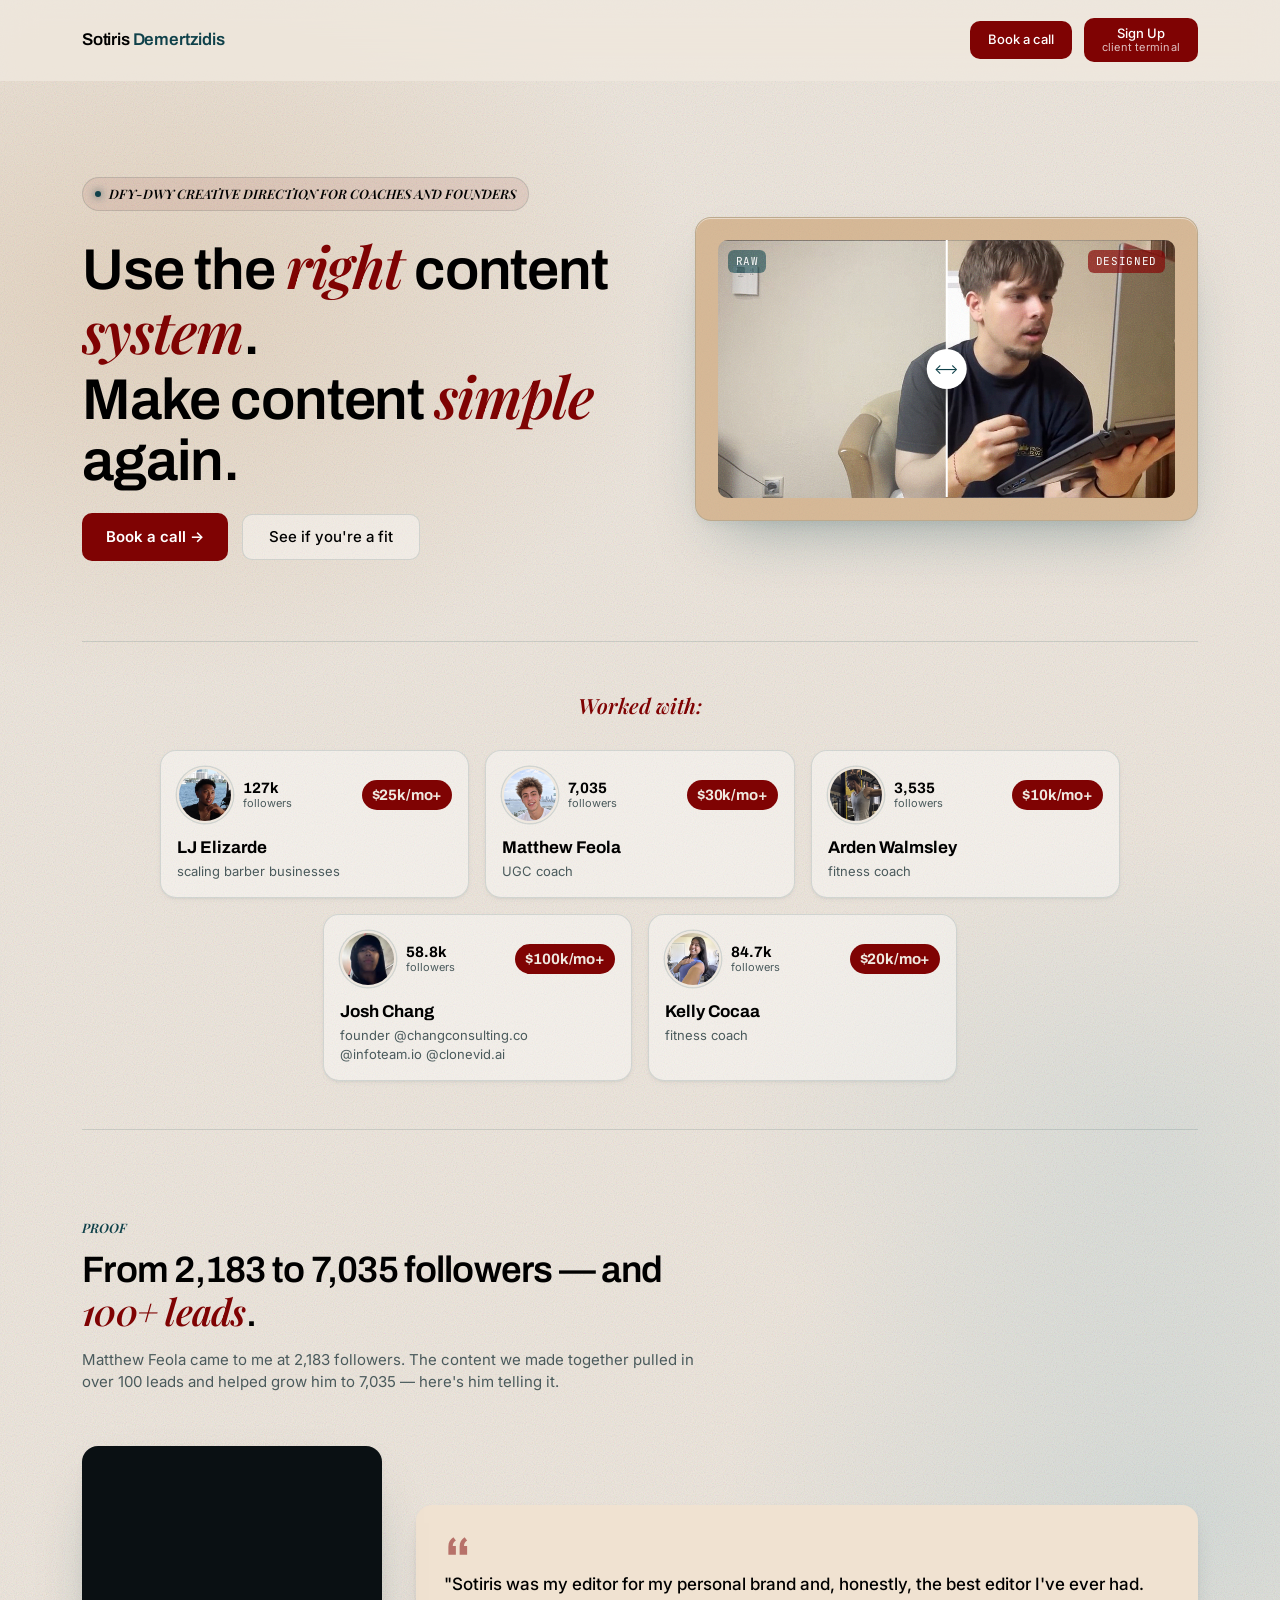
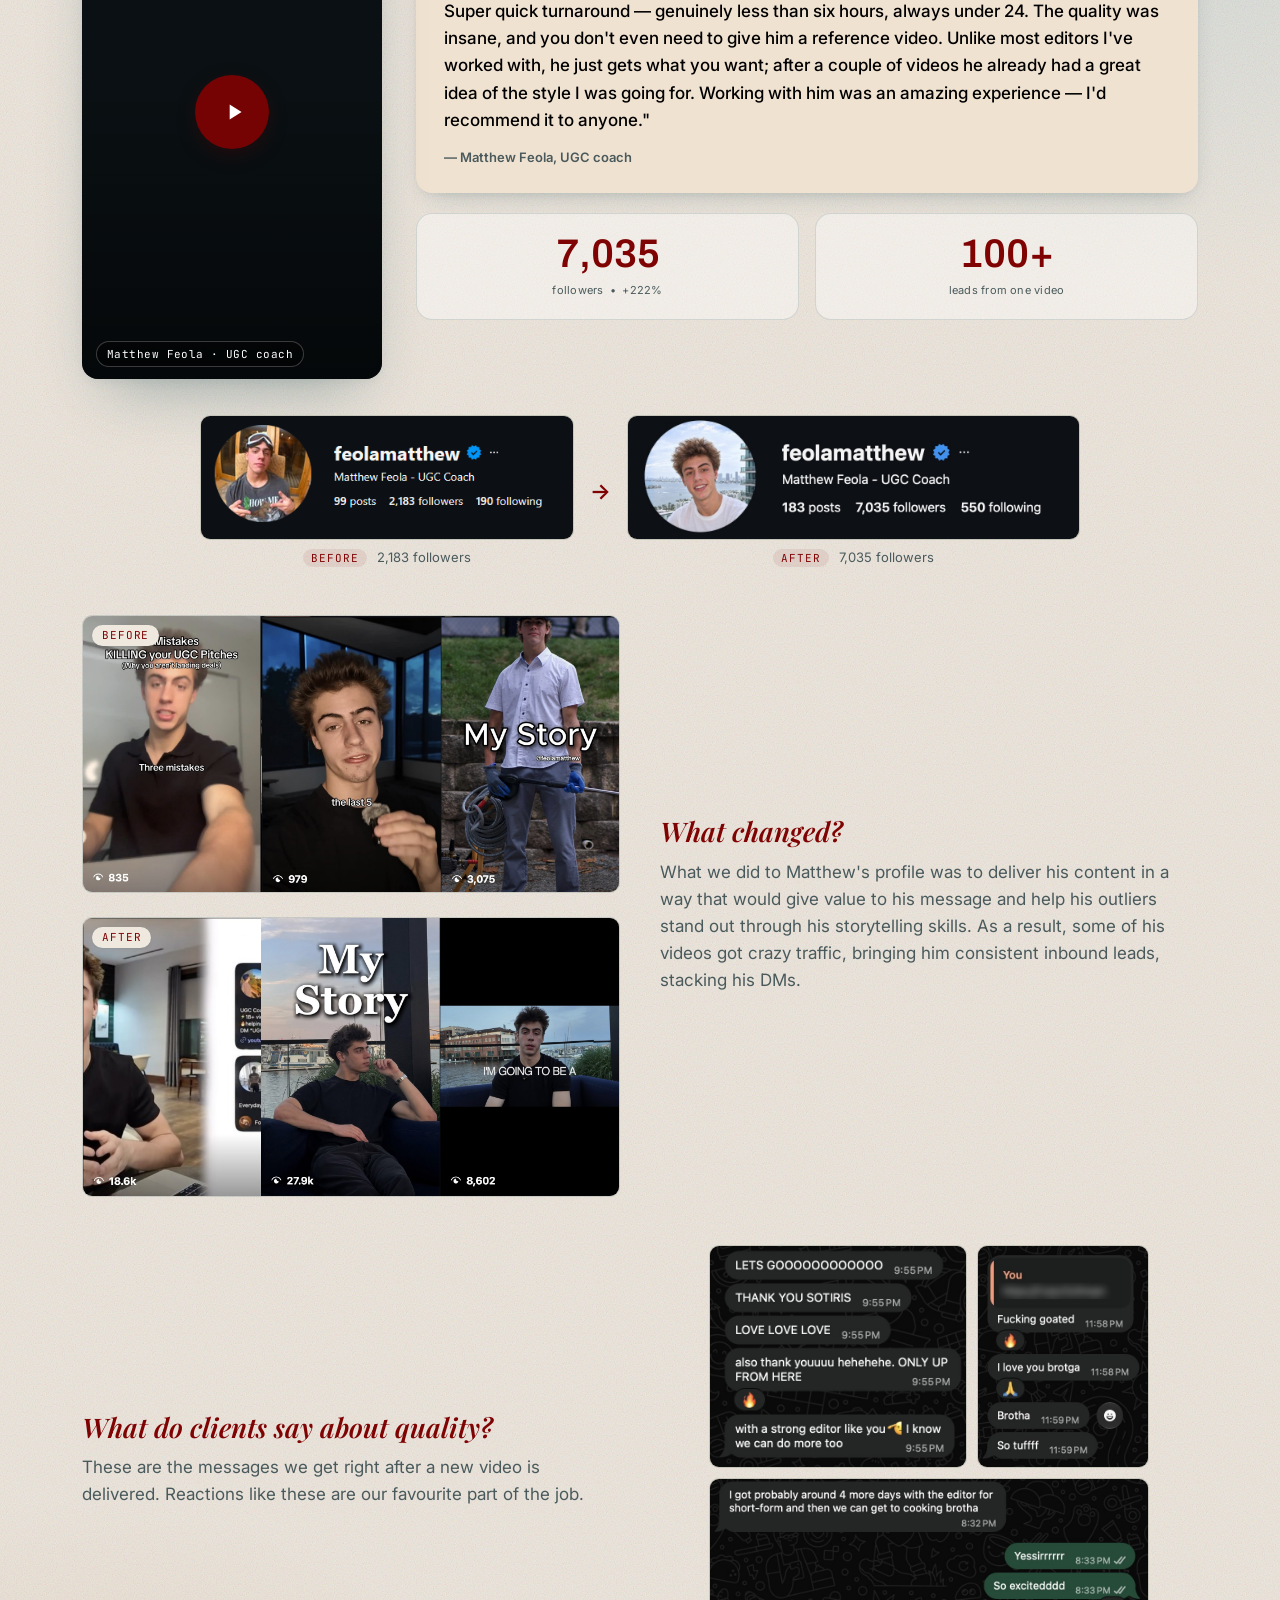
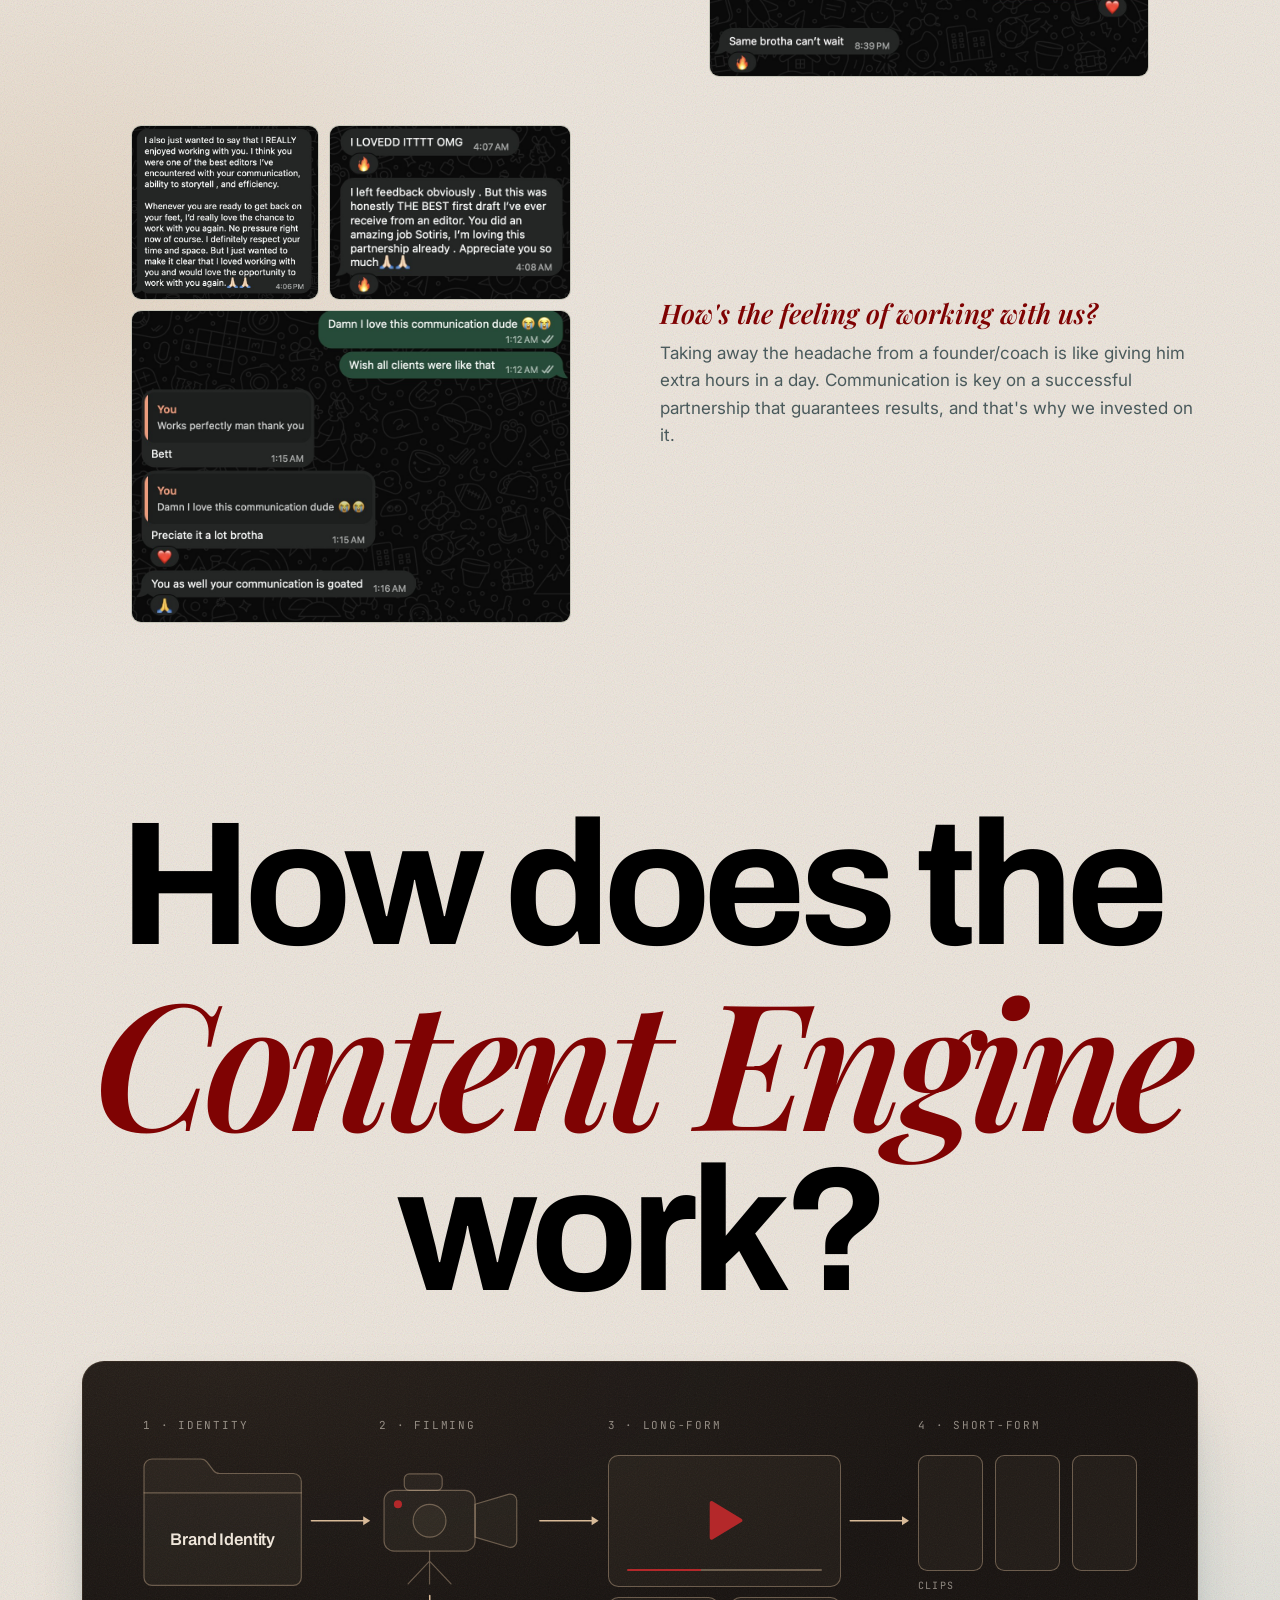
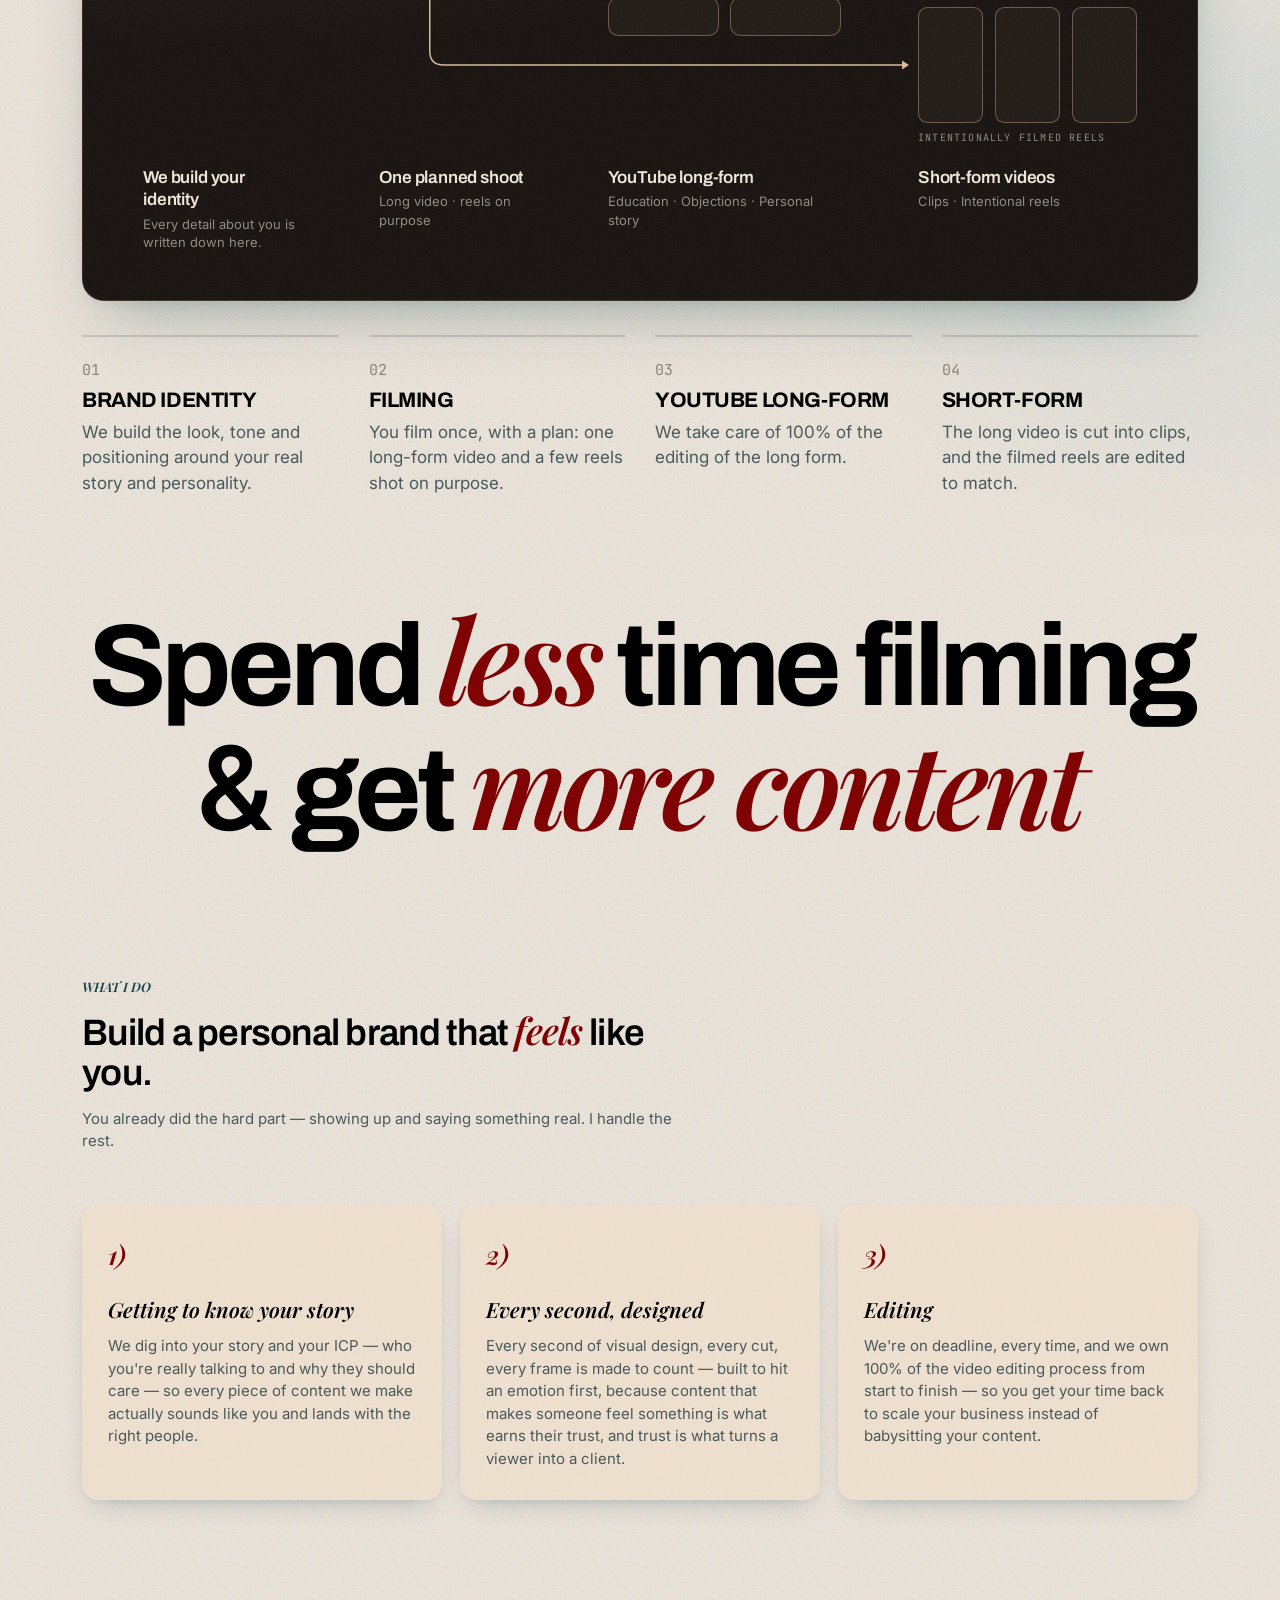
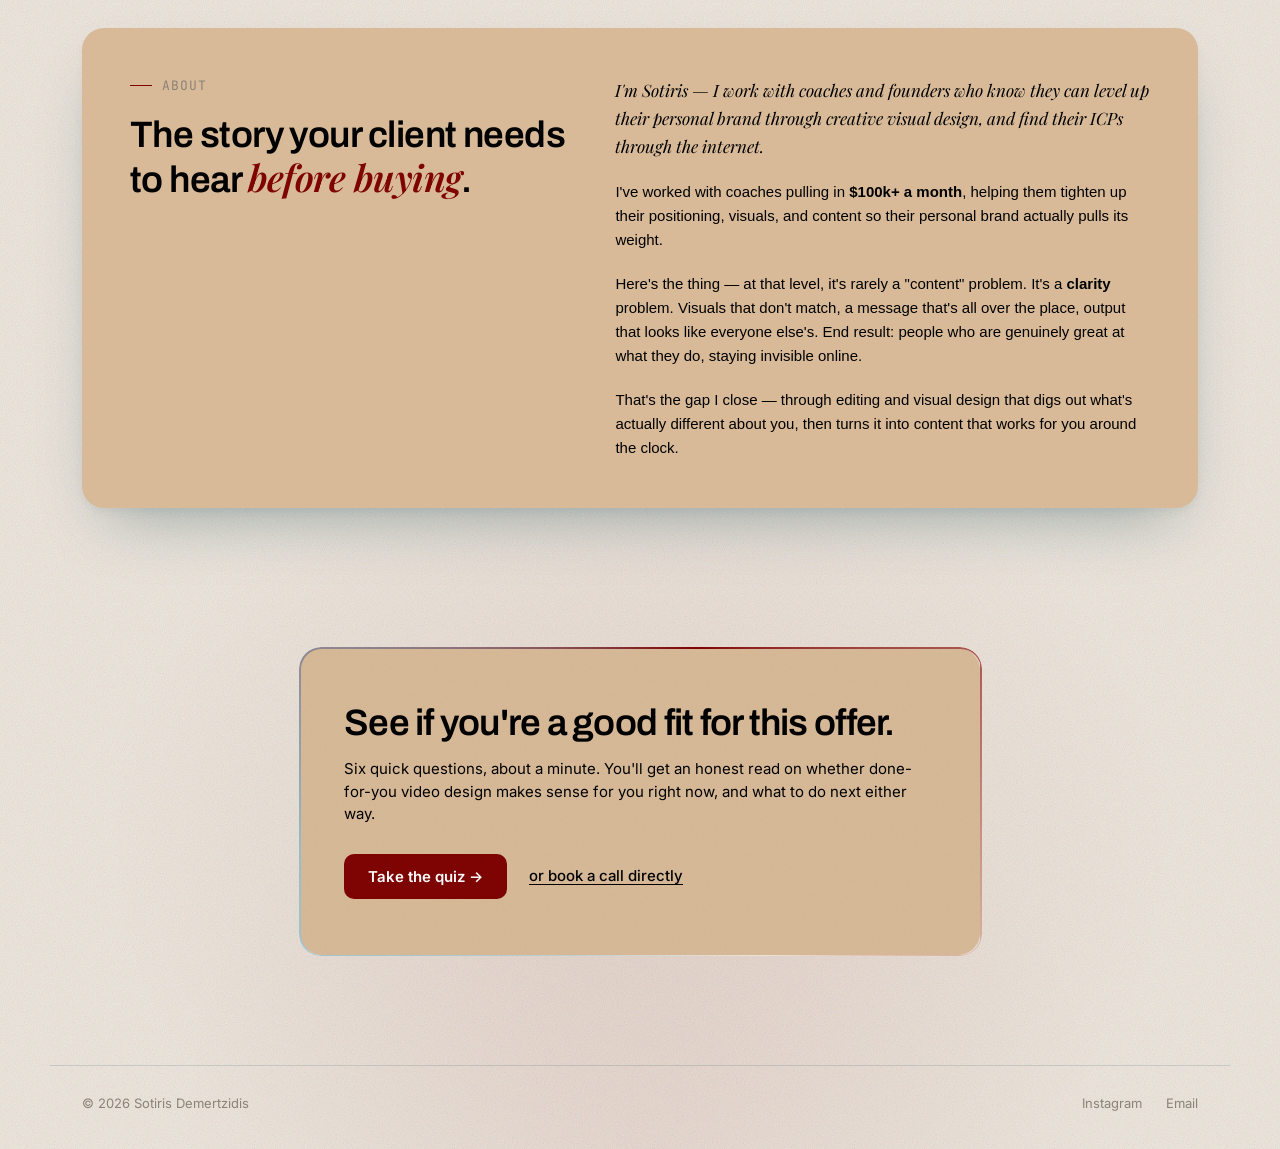
<file: index.html>
<!DOCTYPE html>
<html lang="en">
<head>
<meta charset="UTF-8">
<meta name="viewport" content="width=device-width, initial-scale=1.0">
<meta name="theme-color" content="#EFE8DF">
<link rel="icon" type="image/svg+xml" href="/favicon.svg">
<link rel="icon" href="/favicon.ico" sizes="any">
<link rel="icon" type="image/png" sizes="48x48" href="/assets/favicon-48.png">
<link rel="icon" type="image/png" sizes="192x192" href="/assets/favicon-192.png">
<link rel="apple-touch-icon" href="/assets/apple-touch-icon.png">
<title>Sotiris Demertzidis — DFY Editing for Coaches & Founders</title>
<!-- head:phase8 -->
<meta name="description" content="Done-for-you video design for coaches and founders. I find the emotion in your raw footage and turn it into content that earns trust — and give you a dashboard to watch it work.">
<link rel="canonical" href="https://www.sotirisdemertzidis.com/">
<meta property="og:type" content="website">
<meta property="og:url" content="https://www.sotirisdemertzidis.com/">
<meta property="og:title" content="Sotiris Demertzidis — DFY Editing for Coaches & Founders">
<meta property="og:description" content="Done-for-you video design for coaches and founders. I find the emotion in your raw footage and turn it into content that earns trust — and give you a dashboard to watch it work.">
<meta property="og:image" content="https://www.sotirisdemertzidis.com/assets/og-card.jpg">
<meta property="og:image:width" content="1200">
<meta property="og:image:height" content="630">
<meta property="og:image:alt" content="Sotiris Demertzidis — done-for-you video design for coaches and founders">
<meta property="og:site_name" content="Sotiris Demertzidis">
<meta name="twitter:card" content="summary_large_image">
<meta name="twitter:title" content="Sotiris Demertzidis — DFY Editing for Coaches & Founders">
<meta name="twitter:description" content="Done-for-you video design for coaches and founders. I find the emotion in your raw footage and turn it into content that earns trust — and give you a dashboard to watch it work.">
<meta name="twitter:image" content="https://www.sotirisdemertzidis.com/assets/og-card.jpg">

<link rel="preconnect" href="https://fonts.googleapis.com">
<link rel="preconnect" href="https://fonts.gstatic.com" crossorigin>
<link href="https://fonts.googleapis.com/css2?family=Archivo:wght@500;600;700&family=Playfair+Display:ital,wght@1,600&family=Inter:wght@400;500;600&family=JetBrains+Mono:wght@400;500;600&display=swap" rel="stylesheet">
<link rel="stylesheet" href="/assets/styles.css">
<style>
:root {
  --ink: #000000;
}


  body {
    background: var(--bg);
    color: var(--ink);
    font-family: var(--font-body);
    line-height: 1.5;
    overflow-x: hidden;
    position: relative;
  }

  /* Ambient background — anchored to the page, scrolls with content */
  .ambient {
    position: absolute;
    inset: 0;
    z-index: 0;
    pointer-events: none;
    overflow: hidden;
  }
  .ambient-blob { position: absolute; inset: 0; }
  /* Glows spread down the whole page so the side margins never read flat.
     Static (no drift) — they stay fixed relative to the page as it scrolls. */
  .ambient-blob-1 {
    background: radial-gradient(ellipse 900px 640px at 12% 4%, rgba(216, 186, 152, 0.40), transparent 60%);
  }
  .ambient-blob-2 {
    background: radial-gradient(ellipse 760px 620px at 92% 20%, rgba(150, 192, 206, 0.26), transparent 60%);
  }
  .ambient-blob-3 {
    background: radial-gradient(ellipse 820px 640px at 6% 46%, rgba(216, 186, 152, 0.32), transparent 58%);
  }
  .ambient-blob-4 {
    background: radial-gradient(ellipse 780px 640px at 96% 66%, rgba(150, 192, 206, 0.24), transparent 58%);
  }
  .ambient-blob-5 {
    background: radial-gradient(ellipse 900px 720px at 50% 96%, rgba(127, 3, 3, 0.07), transparent 60%);
  }

  .noise {
    position: absolute;
    inset: 0;
    z-index: 1;
    pointer-events: none;
    opacity: 0.24;
    mix-blend-mode: multiply;
    background-image: var(--grain);
  }

  .wrap {
    position: relative;
    z-index: 2;
    max-width: 1180px;
    margin: 0 auto;
    padding: 0 32px;
  }

  a:focus-visible,
  button:focus-visible {
    outline: 2px solid var(--maroon);
    outline-offset: 3px;
    border-radius: var(--radius-1);
  }

  @media (max-width: 480px) {
    .wrap, .nav-inner { padding-left: 20px; padding-right: 20px; }
  }

  /* ---------- NAV ---------- */
  /* The only nav on the site that actually floats over content. The blur,
     background and border come from the shared sheet; only these differ. */
  nav {
    position: sticky;
    top: 0;
    z-index: 50;
    border-bottom-color: transparent;
    transition: border-color var(--dur-base) var(--ease-out);
  }
  nav.scrolled { border-bottom-color: var(--glass-border); }

  /* A soft edge where content passes under the bar, instead of a hard 1px
     rule drawn whether or not anything is behind it yet. */
  nav::before {
    content: '';
    position: absolute;
    left: 0;
    right: 0;
    top: 100%;
    height: 16px;
    pointer-events: none;
    opacity: 0;
    background: linear-gradient(to bottom, rgba(239, 232, 223, 0.6), transparent);
    transition: opacity var(--dur-base) var(--ease-out);
  }
  nav.scrolled::before { opacity: 1; }

  nav::after {
    content: '';
    position: absolute;
    left: 0;
    bottom: -1px;
    height: 2px;
    width: var(--scroll-progress, 0%);
    background: var(--maroon);
  }
  .nav-cta {
    font-size: var(--text-xs);
    font-weight: 500;
    padding: 9px 18px;
    border-radius: var(--radius-2);
    background: var(--accent);
    color: #fff;
    box-shadow: 0 0 0 0 rgba(127,3,3,0.35);
    transition: box-shadow var(--dur-base) var(--ease-out), transform var(--dur-press) var(--ease-out);
  }

  .nav-actions {
    display: flex;
    align-items: center;
    gap: 12px;
  }
  .nav-terminal {
    font-family: var(--font-body);
    font-weight: 500;
    padding: 7px 18px;
    border-radius: var(--radius-2);
    background: var(--accent);
    color: #fff;
    box-shadow: 0 0 0 0 rgba(127,3,3,0.35);
    transition: box-shadow var(--dur-base) var(--ease-out), transform var(--dur-press) var(--ease-out);
    display: flex;
    flex-direction: column;
    align-items: center;
    line-height: 1.25;
  }
  .nav-terminal .terminal-title {
    font-size: var(--text-xs);
    font-weight: 500;
  }
  .nav-terminal .terminal-sub {
    font-size: var(--text-2xs);
    font-weight: 400;
    text-transform: lowercase;
    letter-spacing: 0.02em;
    color: rgba(255,255,255,0.75);
  }

  @media (max-width: 480px) {
    .nav-inner { padding-top: 14px; padding-bottom: 14px; }
    .logo { font-size: var(--text-sm); }
    .nav-actions { gap: 8px; }
    .nav-cta { padding: 8px 12px; font-size: var(--text-xs); }
    .nav-terminal { padding: 6px 12px; }
    .nav-terminal .terminal-title { font-size: var(--text-xs); }
    .nav-terminal .terminal-sub { display: none; }
  }

  /* ---------- HERO ---------- */
  .hero {
    padding: 96px 0 80px;
    display: grid;
    grid-template-columns: 1.05fr 0.95fr;
    gap: 56px;
    align-items: center;
  }
  @media (max-width: 900px) {
    .hero { grid-template-columns: 1fr; padding: 56px 0 48px; }
  }
  .eyebrow { letter-spacing: 0; margin-bottom: 24px; color: var(--ink); }


  h1 {
    font-family: var(--font-display);
    font-weight: 600;
    font-size: var(--text-display);
    line-height: 1.06;
    letter-spacing: -0.02em;
    margin-bottom: 22px;
  }
  h1 .accent-italic {
    color: var(--maroon);
    font-family: var(--font-serif);
    font-style: italic;
    font-weight: 600;
  }

  h1 .reveal-line { display: block; overflow: hidden; }
  h1 .reveal-inner { display: block; }



  .hero-ctas { display: flex; gap: 14px; align-items: center; flex-wrap: wrap; }

  .btn-primary {
    font-family: var(--font-body);
    font-weight: 600;
    font-size: var(--text-sm);
    padding: 13px 24px;
    border-radius: var(--radius-2);
    background: var(--accent);
    color: #fff;
    display: inline-flex;
    align-items: center;
    gap: 8px;
    transition: box-shadow var(--dur-base) var(--ease-out), transform var(--dur-press) var(--ease-out);
    box-shadow: 0 0 0 0 rgba(127,3,3,0.35);
  }

  /* ---------- SIGNATURE: Clip breakdown card ---------- */
  .clip-card {
    background: var(--tan);
    border: 1px solid var(--glass-border);
    border-radius: var(--radius-3);
   
    padding: 22px;
    box-shadow: var(--shadow-3), inset 0 1px 0 rgba(255, 255, 255, 0.5);
    position: relative;
  }
  @media (prefers-reduced-motion: reduce) {
  }

  /* Raw vs. designed drag reveal */
  .baf-frame {
    position: relative;
    width: 100%;
    aspect-ratio: 16 / 9;
    border-radius: var(--radius-2);
    overflow: hidden;
    user-select: none;
    touch-action: none;
  }
  .baf-side {
    position: absolute;
    inset: 0;
    background-size: cover;
    background-position: center;
  }
  .baf-designed { clip-path: inset(0 0 0 50%); }
  .baf-img {
    position: absolute;
    inset: 0;
    width: 100%;
    height: 100%;
    object-fit: cover;
    display: block;
  }
  .baf-tag {
    position: absolute;
    top: 10px;
    left: 10px;
    font-family: var(--font-mono);
    font-size: var(--text-2xs);
    letter-spacing: 0.06em;
    color: #fff;
    background: rgba(15,65,74,0.6);
    padding: 3px 8px;
    border-radius: var(--radius-1);
  }
  .baf-designed .baf-tag { left: auto; right: 10px; background: rgba(127,3,3,0.68); }
  /* The handle is a full-width layer moved with translateX only. It used to be
     a 2px strip positioned with `left`, which forces layout on every frame of
     a drag — the one property this gesture must not touch. */
  .baf-handle {
    position: absolute;
    top: 0;
    bottom: 0;
    left: 0;
    width: 100%;
    z-index: 3;
    pointer-events: none;
    will-change: transform;
    transform: translateX(50%);
  }
  .baf-line {
    position: absolute;
    top: 0;
    bottom: 0;
    left: 0;
    width: 2px;
    margin-left: -1px;
    background: #fff;
  }
  .baf-grip {
    position: absolute;
    top: 50%;
    left: 0;
    transform: translate(-50%, -50%);
    width: 40px;
    height: 40px;
    pointer-events: auto;
    cursor: ew-resize;
    background: #fff;
    color: var(--midnight);
    border-radius: 50%;
    display: flex;
    align-items: center;
    justify-content: center;
    font-size: 14px;
    box-shadow: 0 6px 16px rgba(0,0,0,0.3);
    transition: transform var(--dur-press) var(--ease-out);
  }
  /* Feedback on grab, not on release. */
  .baf-frame.dragging .baf-grip { transform: translate(-50%, -50%) scale(0.92); }

  /* The handle spans the whole frame, so the global focus ring would draw a
     rectangle around the entire image. Put the ring on the grip instead —
     !important because the global rule uses it too. */
  .baf-handle:focus-visible { outline: none !important; }
  .baf-handle:focus-visible .baf-grip {
    box-shadow: 0 0 0 3px var(--accent), 0 6px 16px rgba(0,0,0,0.3);
  }

  .baf-grain {
    position: absolute;
    inset: 0;
    z-index: 2;
    pointer-events: none;
    opacity: 0.28;
    mix-blend-mode: overlay;
    background-image: var(--grain);
  }

  /* ---------- SECTIONS ---------- */
  section { padding: 88px 0; position: relative; }
  .section-head { max-width: 620px; margin-bottom: 52px; }
  .section-eyebrow {
    font-family: var(--font-serif);
    font-style: italic;
    font-weight: 600;
    font-size: var(--text-xs);
    color: var(--accent-soft);
    letter-spacing: 0;
    margin-bottom: 14px;
    display: block;
  }
  h2 .accent-italic {
    color: var(--maroon);
    font-family: var(--font-serif);
    font-style: italic;
    font-weight: 600;
  }
  h2 {
    font-family: var(--font-display);
    font-weight: 600;
    font-size: var(--text-h2);
    line-height: var(--leading-tight);
    letter-spacing: var(--tracking-display);
    margin-bottom: 14px;
  }
  .section-sub { color: var(--ink-dim); font-size: var(--text-sm); }
  /* ---------- RESULTS / TESTIMONIAL ---------- */
  .tm-grid { display: grid; grid-template-columns: 300px 1fr; gap: 34px; align-items: center; }
  @media (max-width: 880px) { .tm-grid { grid-template-columns: 1fr; } }

  .tm-video {
    position: relative; width: 100%; max-width: 300px; margin: 0 auto; aspect-ratio: 9 / 16;
    border-radius: var(--radius-3); overflow: hidden;
    background: #0A1013; cursor: pointer; box-shadow: var(--shadow-3);
  }
  .tm-video-poster { width: 100%; height: 100%; object-fit: cover; display: block; }
  .tm-video::after { content: ''; position: absolute; inset: 0; background: linear-gradient(180deg, rgba(0,0,0,0) 45%, rgba(0,0,0,0.5)); pointer-events: none; }
  .tm-video.playing::after, .tm-video.playing .tm-play, .tm-video.playing .tm-video-badge { display: none; }
  .tm-play {
    position: absolute; top: 50%; left: 50%; transform: translate(-50%,-50%);
    width: 74px; height: 74px; border-radius: 50%; border: none; cursor: pointer; z-index: 2;
    background: rgba(127,3,3,0.92); color: #fff; display: flex; align-items: center; justify-content: center;
    box-shadow: var(--shadow-accent); transition: transform var(--dur-press) var(--ease-out), background var(--dur-fast) var(--ease-out);
  }
  .tm-play svg { width: 26px; height: 26px; margin-left: 3px; }
  .tm-play::before {
    content: '';
    position: absolute;
    inset: -8px;
    border-radius: 50%;
    border: 2px solid rgba(255,255,255,0.5);
    opacity: 0;
    transition: opacity var(--dur-base) var(--ease-out);
  }
  /* The ring used to pulse forever to say "playable". The triangle already
     says that; the ring now answers the pointer instead. */
  @media (hover: hover) and (pointer: fine) {
    .tm-play:hover::before { animation: tm-ring 2.4s ease-out infinite; opacity: 1; }
  }
  .tm-play:focus-visible::before { animation: tm-ring 2.4s ease-out infinite; opacity: 1; }
  @keyframes tm-ring { 0% { transform: scale(1); opacity: 0.6; } 100% { transform: scale(1.5); opacity: 0; } }
  .tm-video-badge {
    position: absolute; left: 14px; bottom: 12px; z-index: 2;
    font-family: var(--font-mono); font-size: var(--text-2xs); letter-spacing: 0.04em; color: #fff;
    background: rgba(0,0,0,0.42); border: 1px solid rgba(255,255,255,0.22); padding: 4px 10px; border-radius: var(--radius-pill);
  }
  .tm-video iframe { position: absolute; inset: 0; width: 100%; height: 100%; border: 0; }

  .tm-proof { display: flex; flex-direction: column; gap: 20px; justify-content: center; }
  .tm-quote { background: var(--tan-light); border-radius: var(--radius-3); padding: 26px 28px; box-shadow: var(--shadow-2); }
  .tm-quote-mark { width: 30px; height: 30px; color: var(--maroon); opacity: 0.5; margin-bottom: 4px; }
  .tm-quote p { font-family: var(--font-body); font-style: normal; font-weight: 500; font-size: var(--text-md); line-height: 1.6; color: var(--ink); }
  .tm-quote-by { margin-top: 14px; font-size: var(--text-xs); color: var(--ink-dim); font-weight: 600; }

  .tm-stat-row { display: grid; grid-template-columns: 1fr 1fr; gap: 16px; }
  @media (max-width: 420px) { .tm-stat-row { grid-template-columns: 1fr; } }
  .tm-stat { background: var(--glass-bg); border: 1px solid var(--glass-border); border-radius: var(--radius-3); padding: 20px; -webkit-backdrop-filter: blur(12px); backdrop-filter: blur(12px); text-align: center; }
  .tm-stat-value { font-family: var(--font-display); font-weight: 600; font-size: var(--text-2xl); color: var(--maroon); font-variant-numeric: tabular-nums; line-height: 1; }
  .tm-stat-label { font-size: var(--text-2xs); color: var(--ink-dim); margin-top: 8px; letter-spacing: 0.02em; }

  .tm-shots { display: flex; align-items: center; justify-content: center; gap: 16px; max-width: 880px; margin: 36px auto 0; }
  .tm-shots .tm-shot { flex: 1 1 0; min-width: 0; }
  @media (max-width: 640px) {
    .tm-shots { flex-direction: column; gap: 14px; }
    .tm-shots .tm-shot { flex: none; }
    .tm-shots .tm-shot-arrow { transform: rotate(90deg); }
  }
  .tm-shot { width: 100%; max-width: 560px; margin: 0; }
  .tm-shot-img { position: relative; border-radius: var(--radius-2); overflow: hidden; background: var(--bg-elevated); border: 1px solid var(--glass-border); min-height: 72px; display: flex; align-items: center; justify-content: center; }
  .tm-shot-img img { width: 100%; height: auto; display: block; }
  .tm-shot-img.tm-shot-missing { min-height: 96px; }
  .tm-shot-img.tm-shot-missing::after { content: 'Screenshot goes here'; position: absolute; font-family: var(--font-mono); font-size: var(--text-2xs); color: var(--ink-faint); padding: 0 10px; text-align: center; }
  .tm-shot figcaption { text-align: center; margin-top: 8px; font-size: var(--text-xs); color: var(--ink-dim); }
  .tm-shot-tag { font-family: var(--font-mono); font-size: var(--text-2xs); text-transform: uppercase; letter-spacing: 0.08em; padding: 2px 8px; border-radius: var(--radius-pill); background: var(--accent-dim); color: var(--maroon); margin-right: 6px; }
  .tm-shot-arrow { font-size: 22px; color: var(--maroon); font-weight: 600; line-height: 1; }
  .tm-ba { margin-top: 48px; }
  .tm-ba-stack { display: flex; flex-direction: column; gap: 24px; min-width: 0; }
  .tm-ba-label { font-family: var(--font-mono); font-size: var(--text-2xs); text-transform: uppercase; letter-spacing: 0.08em; padding: 2px 10px; border-radius: var(--radius-pill); background: var(--bg); color: var(--maroon); position: absolute; top: 10px; left: 10px; z-index: 1; box-shadow: var(--shadow-1, 0 1px 3px rgba(0,0,0,0.2)); }
  .tm-ba-grid { display: grid; grid-template-columns: 1fr 1fr; gap: 40px; width: 100%; align-items: center; }
  .tm-ba-media { display: flex; flex-direction: column; min-width: 0; position: relative; }
  .tm-ba-text h3 { font-family: var(--font-serif); font-style: italic; font-weight: 600; color: var(--maroon); font-size: var(--text-xl); line-height: var(--leading-tight); margin: 0 0 12px; }
  .tm-ba-text p { margin: 0; color: var(--ink-dim); font-size: var(--text-md); line-height: 1.6; }
  .tm-dm-shots { display: flex; flex-direction: column; align-items: center; gap: 10px; min-width: 0; width: 100%; max-width: 440px; margin: 0 auto; }
  .tm-dm-row { display: flex; align-items: center; gap: 10px; width: 100%; }
  .tm-dm-row .tm-shot { min-width: 0; }
  .tm-ba-pair { display: flex; width: 100%; border-radius: var(--radius-2); overflow: hidden; border: 1px solid var(--glass-border); }
  .tm-ba-pair .tm-shot { flex: 1 1 0; max-width: none; min-width: 0; }
  .tm-ba-pair .tm-shot-img { border: 0; border-radius: 0; }
  @media (max-width: 880px) { .tm-ba-grid { grid-template-columns: 1fr; gap: 24px; } .tm-ba-stack { width: 100%; max-width: 440px; margin: 0 auto; } .tm-ba-text { text-align: center; } .tm-comm .tm-ba-text { order: -1; } }

  @media (prefers-reduced-motion: reduce) { .tm-play::before { animation: none; } }

  /* Services */
  .services-grid {
    display: grid;
    grid-template-columns: repeat(3, 1fr);
    gap: 18px;
  }
  @media (max-width: 900px) {
    .services-grid { grid-template-columns: 1fr; }
  }
  .service-card {
    position: relative;
    background: var(--tan-light);
    border-radius: var(--radius-3);
    padding: 30px 26px;
   
    box-shadow: var(--shadow-2);
    transition: background var(--dur-base) var(--ease-out), transform var(--dur-base) var(--ease-out), box-shadow var(--dur-base) var(--ease-out);
  }

  /* While the cursor is over the card the transform must track it 1:1.
     A transition on transform here restarts a tween every frame, which is
     the lag the old version had. Only the release eases. */
  .service-card.tilting {
    transition: background var(--dur-base) var(--ease-out), box-shadow var(--dur-base) var(--ease-out);
  }
  .service-card::after,
  .clip-card::after,
  .cta-card::after {
    content: '';
    position: absolute;
    inset: 0;
    border-radius: inherit;
    pointer-events: none;
    opacity: 0.09;
    mix-blend-mode: multiply;
    background-image: var(--grain);
  }
  .services-grid { perspective: 800px; }
  .service-icon {
    margin-bottom: 20px;
    font-family: var(--font-serif);
    font-style: italic;
    font-size: 26px;
    font-weight: 600;
    color: var(--maroon);
  }
  .service-card h3 {
    font-family: var(--font-serif);
    font-style: italic;
    font-size: var(--text-lg);
    font-weight: 600;
    margin-bottom: 10px;
  }
  .service-card p { font-size: var(--text-sm); color: var(--ink-dim); }

  /* Worked With */
  .worked-with {
    padding: 48px 0;
    border-top: 1px solid var(--glass-border);
    border-bottom: 1px solid var(--glass-border);
    text-align: center;
  }
  .worked-with-label {
    display: block;
    font-family: var(--font-serif);
    font-style: italic;
    font-weight: 600;
    font-size: var(--text-lg);
    color: var(--maroon);
    margin-bottom: 28px;
  }
  .client-row {
    display: flex;
    flex-wrap: wrap;
    justify-content: center;
    gap: 16px;
    max-width: 960px;
    margin: 0 auto;
    padding: 0;
    list-style: none;
  }
  .client-card {
    flex: 0 1 calc((100% - 32px) / 3);
    min-width: 0;
    padding: 16px;
    background: var(--glass-bg);
    border: 1px solid var(--glass-border);
    border-radius: var(--radius-3);
    box-shadow: var(--shadow-1);
    text-align: left;
    transition: transform var(--dur-base) var(--ease-out), box-shadow var(--dur-base) var(--ease-out);
  }
  @media (hover: hover) {
    .client-card:hover {
      position: relative;
      z-index: 1;
      transform: scale(1.04);
      box-shadow: var(--shadow-3);
    }
  }
  @media (prefers-reduced-motion: reduce) {
    .client-card { transition: none; }
    .client-card:hover { transform: none; }
  }
  .client-card-top {
    display: flex;
    flex-wrap: wrap;
    align-items: center;
    gap: 10px;
    margin-bottom: 14px;
  }
  .client-avatar {
    flex: none;
    width: 56px;
    height: 56px;
    border-radius: 50%;
    object-fit: cover;
    border: 2px solid var(--bg);
    box-shadow: 0 0 0 1.5px var(--glass-border);
    display: block;
  }
  .client-followers {
    display: flex;
    flex-direction: column;
    font-family: var(--font-display);
    font-weight: 700;
    font-size: var(--text-sm);
    line-height: 1.15;
    color: var(--ink);
  }
  .client-followers span {
    font-family: var(--font-body);
    font-weight: 400;
    font-size: var(--text-2xs);
    color: var(--ink-dim);
  }
  .client-bubble {
    margin-left: auto;
    padding: 6px 10px;
    border-radius: var(--radius-pill);
    background: var(--maroon);
    color: var(--bg);
    font-family: var(--font-display);
    font-weight: 700;
    font-size: var(--text-sm);
    line-height: 1.2;
    letter-spacing: -0.01em;
    white-space: nowrap;
  }
  .client-name {
    font-family: var(--font-display);
    font-weight: 700;
    font-size: var(--text-md);
    line-height: 1.25;
    color: var(--ink);
  }
  .client-about {
    margin-top: 4px;
    font-size: var(--text-xs);
    line-height: 1.45;
    color: var(--ink-dim);
    overflow-wrap: anywhere;
  }
  .client-about span { display: block; }
  @media (max-width: 900px) {
    .client-bubble { margin-left: 0; }
  }
  @media (max-width: 640px) {
    .client-row { gap: 12px; }
    .client-card { flex-basis: calc((100% - 12px) / 2); padding: 14px; }
    .client-card-top { gap: 8px; margin-bottom: 12px; }
    .client-avatar { width: 48px; height: 48px; }
    .client-bubble { padding: 5px 9px; font-size: var(--text-2xs); }
    .client-followers { font-size: var(--text-xs); }
  }

  /* About */
  /* Was 20px/40px against a 88px baseline — a quarter of the room its
     neighbours get. The card inside carries its own 48px, so this is the
     baseline minus that. */
  .about-section { padding: 40px 0; }
  .about-card {
    background: var(--tan);
    border-radius: var(--radius-4);
    padding: 48px;
    display: grid;
    grid-template-columns: 0.9fr 1.1fr;
    gap: 48px;
    align-items: start;
    transition: transform var(--dur-slow) var(--ease-out), box-shadow var(--dur-slow) var(--ease-out);
    cursor: default;
    box-shadow: var(--shadow-3);
  }
  @media (max-width: 800px) {
    .about-card { grid-template-columns: 1fr; padding: 36px 28px; }
  }
  .about-eyebrow {
    display: flex;
    align-items: center;
    gap: 10px;
    font-family: var(--font-mono);
    font-size: var(--text-xs);
    letter-spacing: 0.08em;
    color: var(--ink-faint);
    margin-bottom: 18px;
  }
  .about-eyebrow::before {
    content: '';
    width: 22px;
    height: 1px;
    background: var(--maroon);
    display: inline-block;
  }
  .about-heading {
    font-family: var(--font-display);
    font-weight: 600;
    font-size: var(--text-h2);
    line-height: 1.15;
    letter-spacing: -0.015em;
    color: var(--ink);
  }
  .about-heading .accent-italic {
    font-family: var(--font-serif);
    font-style: italic;
    color: var(--maroon);
  }
  .about-body p {
    font-family: var(--font-serif);
    font-style: italic;
    font-size: var(--text-md);
    line-height: 1.65;
    color: var(--ink);
    margin-bottom: 20px;
  }
  .about-body p strong {
    font-style: normal;
    font-weight: 600;
  }
  .about-body p:last-child { margin-bottom: 0; }
  .about-body p.casual {
    font-family: "Helvetica Neue", Helvetica, Arial, sans-serif;
    font-style: normal;
    font-weight: 400;
    font-size: var(--text-sm);
    line-height: 1.6;
  }
  .about-body p.casual strong {
    font-weight: 700;
  }

  /* CTA */
  .cta-section {
    text-align: center;
    padding: 100px 0 110px;
  }
  .cta-card {
    position: relative;
    isolation: isolate;
    max-width: 640px;
    margin: 0 auto;
    background: var(--tan);
    border-radius: var(--radius-4);
    padding: 56px 44px;
   
  }
  .cta-card::before {
    content: '';
    position: absolute;
    inset: -1.5px;
    border-radius: var(--radius-4);
    padding: 1.5px;
    background: conic-gradient(from var(--cta-ang, 20deg), var(--maroon), var(--tan-light), var(--skyblue), var(--maroon));
    -webkit-mask: linear-gradient(#000 0 0) content-box, linear-gradient(#000 0 0);
    -webkit-mask-composite: xor;
    mask-composite: exclude;
    z-index: -1;
  }
  @property --cta-ang {
    syntax: '<angle>';
    inherits: false;
    initial-value: 20deg;
  }
  @media (prefers-reduced-motion: reduce) {
  }
  .cta-card h2 { margin-bottom: 16px; }
  .cta-card p { color: var(--ink-dim); font-size: var(--text-sm); margin-bottom: 32px; }

  /* Outside <main> now, so width, gutters and layout come from the shared
     rule; the hairline above it is the only thing specific to this page. */
  footer { border-top: 1px solid var(--glass-border); }
  @media (max-width: 600px) {
    footer { flex-direction: column; gap: 12px; text-align: center; }
  }
  .footer-links { display: flex; gap: 24px; }

/* ---------- Pointer-only hover ----------
   A touch screen has no hover to leave, so an ungated :hover latches
   after a tap and the control stays lit until you tap something else. */
@media (hover: hover) and (pointer: fine) {
  .nav-cta:hover { box-shadow: var(--shadow-accent); transform: translateY(-1px); }

  .nav-terminal:hover { box-shadow: var(--shadow-accent); transform: translateY(-1px); }

  .btn-primary:hover { box-shadow: var(--shadow-accent); transform: translateY(-1px); }

  .tm-play:hover { transform: translate(-50%,-50%) scale(1.08); background: var(--maroon); }

  .service-card:hover {
      background: var(--tan);
      transform: translateY(-3px);
      box-shadow: var(--shadow-2);
    }

  .about-card:hover {
      transform: scale(1.015);
      box-shadow: var(--shadow-3);
    }

  footer a:hover { color: var(--ink-dim); }
}

/* ---------- Press ----------
   Feedback on pointer-down, not on release: waiting for the click to
   land is exactly the lag that makes an interface feel dead. */
.nav-cta:active,
.nav-terminal:active,
.btn-primary:active,
.tm-play:active {
  transform: scale(var(--press));
}
</style>
<style id="quiz-styles">
  /* ---------- Fit quiz (added; uses the page's own tokens) ---------- */
  .quiz-section { text-align: center; padding: 100px 0 110px; }
  .quiz-card { text-align: left; max-width: 680px; scroll-margin-top: 96px; }
  .quiz-card h2 { margin-bottom: 14px; }
  .quiz-card p { color: var(--ink); margin-bottom: 16px; }
  .quiz-card .quiz-lead { margin-bottom: 28px; }
  .quiz-card button.btn-primary { border: 0; cursor: pointer; }
  .quiz-card button.btn-primary:active { transform: scale(var(--press)); }
  .quiz-actions { display: flex; flex-wrap: wrap; align-items: center; gap: 14px 22px; }
  .quiz-link {
    font-family: var(--font-body); font-size: var(--text-sm); font-weight: 500; color: var(--ink);
    text-decoration: underline; text-underline-offset: 3px; background: none; border: 0; padding: 0; cursor: pointer;
  }
  .quiz-meta {
    font-family: var(--font-mono); font-size: var(--text-2xs); letter-spacing: 0.08em; text-transform: uppercase;
    color: var(--ink); margin-bottom: 12px;
  }
  .quiz-bar { height: 4px; border-radius: var(--radius-pill); background: rgba(15, 65, 74, 0.16); overflow: hidden; margin-bottom: 30px; }
  .quiz-bar > span { display: block; height: 100%; background: var(--accent); border-radius: var(--radius-pill); transition: width var(--dur-slow) var(--ease-out); }
  .quiz-q { font-size: clamp(1.3rem, 2.8vw, var(--text-xl)); line-height: 1.2; margin-bottom: 22px; }
  .quiz-q:focus { outline: none; }
  .quiz-opts { display: grid; gap: 10px; }
  .quiz-opt {
    display: flex; align-items: center; gap: 14px; width: 100%; min-height: 54px; text-align: left;
    font-family: var(--font-body); font-weight: 500; font-size: var(--text-sm); line-height: 1.35; color: var(--ink);
    background: rgba(255, 255, 255, 0.55); border: 1px solid var(--glass-border); border-radius: var(--radius-3);
    padding: 14px 18px; cursor: pointer;
    transition: border-color var(--dur-base) var(--ease-out), background var(--dur-base) var(--ease-out), transform var(--dur-press) var(--ease-out), box-shadow var(--dur-base) var(--ease-out);
  }
  .quiz-opt:active { transform: scale(var(--press)); }
  .quiz-opt.selected { border-color: var(--accent); background: #fff; box-shadow: 0 0 0 1px var(--accent); }
  .quiz-key {
    flex: none; width: 26px; height: 26px; border-radius: var(--radius-1); display: grid; place-items: center;
    font-family: var(--font-mono); font-size: var(--text-2xs); color: var(--ink);
    border: 1px solid var(--glass-border); background: rgba(255, 255, 255, 0.6);
  }
  .quiz-opt.selected .quiz-key { background: var(--accent); border-color: var(--accent); color: #fff; }
  .quiz-back {
    margin-top: 22px; background: none; border: 0; padding: 4px 0; cursor: pointer;
    font-family: var(--font-body); font-size: var(--text-sm); font-weight: 500; color: var(--ink);
    text-decoration: underline; text-underline-offset: 3px;
  }
  .quiz-back[hidden] { display: none; }
  .quiz-badge {
    display: inline-flex; align-items: center; font-family: var(--font-serif); font-style: italic; font-weight: 600;
    font-size: var(--text-sm); color: var(--maroon); background: rgba(255, 255, 255, 0.55);
    border: 1px solid var(--glass-border); padding: 6px 12px; border-radius: var(--radius-pill); margin-bottom: 20px;
  }
  .quiz-result .quiz-actions { margin-top: 26px; }
  @media (hover: hover) and (pointer: fine) {
    .quiz-opt:hover { border-color: var(--accent); background: rgba(255, 255, 255, 0.85); transform: translateY(-1px); }
    .quiz-link:hover, .quiz-back:hover { color: var(--accent); }
  }
  @media (max-width: 600px) {
    .quiz-section { padding-top: 72px; }
    .quiz-card { padding: 34px 22px; }
    .quiz-opt { padding: 13px 14px; }
  }
  @media (prefers-reduced-motion: reduce) {
    .quiz-opt, .quiz-bar > span { transition: none; }
  }
</style>
<style id="engine-styles">
  /* ---------- CONTENT ENGINE BOARD ----------
     A dark flow board on the light page: brand identity -> filming ->
     YouTube long-form -> short-form (clips from the long video, plus reels
     filmed on purpose). The arrows are drawn by the last <script> on the
     page from where the pieces actually sit, so they survive any reflow. */
  #engine { padding-bottom: 40px; }
  #engine .section-head { max-width: none; margin-bottom: clamp(22px, 3.4vw, 48px); container-type: inline-size; }
  #engine-title {
    font-weight: 700;
    font-size: 15.8cqw;
    line-height: 0.98;
    letter-spacing: -0.045em;
    text-align: center;
    margin-bottom: 0;
  }
  #engine-title span { display: block; white-space: nowrap; }

  .eng-board {
    --eng-line: rgba(216, 186, 152, 0.4);
    --eng-fill: rgba(216, 186, 152, 0.05);
    --eng-ink: #EFE6DA;
    --eng-ink-dim: rgba(239, 230, 218, 0.56);
    --eng-red: #B4282A;
    position: relative;
    container-type: inline-size;
    overflow: hidden;
    border-radius: var(--radius-4);
    border: 1px solid rgba(216, 186, 152, 0.16);
    background:
      radial-gradient(120% 90% at 12% 0%, rgba(216, 186, 152, 0.07), transparent 60%),
      #15100D;
    box-shadow: var(--shadow-3);
    color: var(--eng-ink);
  }
  .eng-board::after {
    content: ""; position: absolute; inset: 0; pointer-events: none;
    background-image: var(--grain); opacity: 0.08; mix-blend-mode: screen;
  }
  .eng-flow {
    --eng-h: clamp(80px, 11.8cqw, 140px);
    --eng-card-h: calc(var(--eng-h) * 0.88);
    position: relative; z-index: 1;
    display: grid;
    grid-template-columns: repeat(4, auto);
    grid-template-rows: auto 1fr auto;
    justify-content: space-between;
    row-gap: clamp(14px, 2cqw, 22px);
    padding: clamp(26px, 5cqw, 56px) clamp(22px, 5.4cqw, 62px) clamp(24px, 4.4cqw, 50px);
  }
  .eng-step {
    display: grid; grid-row: 1 / span 3; grid-template-rows: subgrid;
    min-width: 0; padding: 0; border: 0; background: none;
    font: inherit; color: inherit; text-align: left;
  }
  .eng-label, .eng-row-label {
    font-family: var(--font-mono); font-size: var(--text-2xs); line-height: 1.4;
    letter-spacing: 0.16em; text-transform: uppercase;
    color: var(--eng-ink-dim);
  }
  /* Text never widens a column: the art sets the width, text wraps to it. */
  .eng-label, .eng-cap, .eng-row-label { display: block; width: 0; min-width: 100%; }
  .eng-art { display: block; }
  .eng-art svg { display: block; overflow: visible; }
  .eng-ico { height: var(--eng-h); width: auto; }
  .eng-ico * { vector-effect: non-scaling-stroke; }
  .eng-stroke {
    fill: var(--eng-fill); stroke: var(--eng-line); stroke-width: 1.2;
    stroke-linejoin: round; stroke-linecap: round;
  }
  .eng-red { fill: var(--eng-red); }

  .eng-folder { display: block; position: relative; width: max-content; }
  .eng-folder-face {
    position: absolute; left: 0; right: 0; top: 30%; bottom: 0;
    display: flex; align-items: center; justify-content: center;
  }
  .eng-folder-name {
    font-family: var(--font-display); font-weight: 600;
    font-size: calc(var(--eng-h) * 0.128); line-height: 1.1;
    letter-spacing: var(--tracking-tight); white-space: nowrap;
  }

  .eng-player, .eng-thumbs i, .eng-cards i {
    display: block;
    border: 1px solid var(--eng-line); border-radius: calc(var(--eng-h) * 0.08);
    background: var(--eng-fill);
    transition: border-color var(--dur-slow) var(--ease-out), background-color var(--dur-slow) var(--ease-out);
  }
  .eng-player {
    position: relative; height: var(--eng-h); aspect-ratio: 16 / 9;
    display: grid; place-items: center;
  }
  .eng-player svg { width: 16%; height: auto; }
  .eng-player::after {
    content: ""; position: absolute; left: 8%; right: 8%; bottom: 11%; height: 2px; border-radius: 2px;
    background: linear-gradient(90deg, var(--eng-red) 38%, var(--eng-line) 38%);
  }
  .eng-thumbs { display: flex; gap: calc(var(--eng-h) * 0.08); margin-top: calc(var(--eng-h) * 0.08); }
  .eng-thumbs i { flex: 1; height: calc(var(--eng-h) * 0.3); }

  .eng-shorts { display: grid; row-gap: calc(var(--eng-h) * 0.11); }
  .eng-row { display: block; }
  .eng-cards { display: flex; gap: calc(var(--eng-h) * 0.09); width: max-content; }
  .eng-cards i { height: var(--eng-card-h); aspect-ratio: 9 / 16; border-radius: calc(var(--eng-h) * 0.07); }
  .eng-row-label { margin-top: 8px; font-size: 0.625rem; letter-spacing: 0.12em; }

  .eng-cap-title {
    display: block;
    font-family: var(--font-display); font-weight: 600; font-size: clamp(var(--text-sm), 1.55cqw, 1.125rem);
    line-height: var(--leading-snug); letter-spacing: var(--tracking-tight);
  }
  .eng-cap-sub { display: block; margin-top: 3px; font-size: var(--text-xs); line-height: 1.4; color: var(--eng-ink-dim); }

  .eng-arrows { position: absolute; inset: 0; z-index: 1; width: 100%; height: 100%; pointer-events: none; overflow: visible; }
  .eng-line {
    fill: none; stroke: #D8BA98; stroke-width: 1.5; stroke-linecap: round; stroke-linejoin: round;
    stroke-dasharray: 1; stroke-dashoffset: 0;
  }
  .eng-head { fill: #D8BA98; }


  /* The four steps in words, under the board. */
  .eng-list {
    list-style: none; margin: clamp(22px, 3vw, 34px) 0 0; padding: 0;
    display: grid; grid-template-columns: repeat(4, 1fr); gap: clamp(18px, 2.4vw, 30px);
  }
  .eng-list li {
    position: relative; padding-top: 22px;
    border-top: 2px solid rgba(0, 0, 0, 0.13);
  }

  /* Closing line under the steps, set like the section title. */
  .eng-outro { container-type: inline-size; margin-top: clamp(56px, 8vw, 104px); }
  .eng-outro p {
    font-family: var(--font-display); font-weight: 700; color: var(--ink);
    font-size: 10.4cqw; line-height: 1; letter-spacing: -0.045em; text-align: center;
  }
  .eng-outro p > span { display: block; white-space: nowrap; }
  /* Archivo's ampersand is a stylised "Et"; use the plain one. */
  .eng-amp { font-family: var(--font-body); font-weight: 600; letter-spacing: 0; }
  .eng-outro .accent-italic {
    color: var(--maroon); font-family: var(--font-serif); font-style: italic; font-weight: 600;
  }
  .eng-num { display: block; font-family: var(--font-mono); font-size: var(--text-sm); color: var(--ink-faint); margin-bottom: 6px; }
  .eng-list h3 {
    font-family: var(--font-display); font-weight: 700; font-size: var(--text-lg);
    line-height: 1.15; letter-spacing: var(--tracking-display); text-transform: uppercase;
    margin-bottom: 8px;
  }
  .eng-list p { font-size: var(--text-md); line-height: var(--leading-normal); color: var(--ink-dim); max-width: 30ch; }

  @media (max-width: 900px) {
    .eng-list { grid-template-columns: repeat(2, 1fr); }
  }

  /* Narrow: the flow runs top to bottom. Art on the left, words beside it;
     the short-form step takes the full width for its two rows. */
  @media (max-width: 760px) {
    .eng-board { border-radius: var(--radius-3); }
    .eng-flow {
      --eng-h: 88px;
      --eng-card-h: 112px;
      --eng-vertical: 1;
      display: flex; flex-direction: column; gap: 38px;
      padding: 26px 20px 28px 50px;
    }
    .eng-step {
      grid-row: auto;
      grid-template-columns: 124px 1fr; grid-template-rows: auto auto;
      column-gap: 18px; row-gap: 6px;
    }
    .eng-step .eng-art { grid-column: 1; grid-row: 1 / span 2; }
    .eng-step .eng-label { grid-column: 2; align-self: end; }
    .eng-step .eng-cap { grid-column: 2; align-self: start; }
    .eng-player { height: auto; width: 100%; }
    .eng-thumbs i { height: 22px; }
    .eng-step--shorts { grid-template-columns: 1fr; row-gap: 12px; }
    .eng-step--shorts .eng-art,
    .eng-step--shorts .eng-label,
    .eng-step--shorts .eng-cap { grid-column: 1; grid-row: auto; }
    .eng-shorts { row-gap: 14px; }
    .eng-cards { gap: 10px; }
    .eng-cap-title { font-size: 1rem; }
  }
  @media (max-width: 520px) {
    .eng-list { grid-template-columns: 1fr; gap: 16px; }
    .eng-list li { padding-top: 14px; }
    .eng-list p { max-width: none; font-size: var(--text-sm); }
    .eng-outro p { font-size: 16.6cqw; }
    .eng-outro p > span > span { display: block; }
  }
</style>
</head>
<body>

<div class="ambient">
  <div class="ambient-blob ambient-blob-5"></div>
  <div class="ambient-blob ambient-blob-4"></div>
  <div class="ambient-blob ambient-blob-3"></div>
  <div class="ambient-blob ambient-blob-2"></div>
  <div class="ambient-blob ambient-blob-1"></div>
</div>
<div class="noise"></div>

<a class="skip-link" href="#main">Skip to main content</a>

<nav>
  <div class="nav-inner">
    <div class="logo">Sotiris <span>Demertzidis</span></div>
    <div class="nav-actions">
      <a href="https://calendly.com/demertzidisbusinessinfo/one-to-one" target="_blank" rel="noopener" class="nav-cta">Book a call</a>
      <a href="signup" class="nav-terminal">
        <span class="terminal-title">Sign Up</span>
        <span class="terminal-sub">client terminal</span>
      </a>
    </div>
  </div>
</nav>

<main id="main" class="wrap">

  <!-- HERO -->
  <section class="hero">
    <div>
      <div class="eyebrow"><span class="dot"></span> DFY-DWY CREATIVE DIRECTION FOR COACHES AND FOUNDERS</div>
      <h1 id="hero-h1"><span class="reveal-line"><span class="reveal-inner">Use the <span class="accent-italic">right</span> content <span class="accent-italic">system</span>.</span></span><span class="reveal-line"><span class="reveal-inner">Make content <span class="accent-italic">simple</span> again.</span></span></h1>
      <div class="hero-ctas">
        <a href="https://calendly.com/demertzidisbusinessinfo/one-to-one" target="_blank" rel="noopener" class="btn-primary">Book a call →</a>
        <a href="#quiz" class="btn-quiet">See if you're a fit</a>
      </div>
    </div>

    <div id="hero-clip-wrap">
      <div class="clip-card">
        <div class="baf-frame" id="hero-baf">
          <div class="baf-side baf-raw">
            <img class="baf-img" src="assets/hero-raw.jpg" width="900" height="506" decoding="async"
                 alt="A raw talking-head clip straight out of the camera">
            <span class="baf-tag">RAW</span>
          </div>
          <div class="baf-side baf-designed" id="hero-baf-designed">
            <img class="baf-img" src="assets/hero-designed.jpg" width="900" height="506" decoding="async"
                 alt="The same clip after design: a browser-window graphic and typography over the shot">
            <span class="baf-tag">DESIGNED</span>
          </div>
          <div class="baf-grain"></div>
          <div class="baf-handle" id="hero-baf-handle" role="slider" tabindex="0"
               aria-label="Reveal the designed version"
               aria-valuemin="0" aria-valuemax="100" aria-valuenow="50"
               aria-valuetext="50% designed">
            <span class="baf-line" aria-hidden="true"></span>
            <span class="baf-grip" aria-hidden="true">⟷</span>
          </div>
        </div>
      </div>
    </div>
  </section>

  <!-- WORKED WITH -->
  <section class="worked-with" aria-label="Clients I have worked with">
    <span class="worked-with-label">Worked with:</span>
    <ul class="client-row">
      <li class="client-card">
        <div class="client-card-top">
          <img class="client-avatar" width="56" height="56" decoding="async" src="assets/client-lj.jpg" alt="">
          <span class="client-followers">127k <span>followers</span></span>
          <span class="client-bubble">$25k/mo+</span>
        </div>
        <div class="client-name">LJ Elizarde</div>
        <div class="client-about">scaling barber businesses</div>
      </li>
      <li class="client-card">
        <div class="client-card-top">
          <img class="client-avatar" width="56" height="56" decoding="async" src="assets/client-matthew.jpg" alt="">
          <span class="client-followers">7,035 <span>followers</span></span>
          <span class="client-bubble">$30k/mo+</span>
        </div>
        <div class="client-name">Matthew Feola</div>
        <div class="client-about">UGC coach</div>
      </li>
      <li class="client-card">
        <div class="client-card-top">
          <img class="client-avatar" width="56" height="56" decoding="async" src="assets/client-arden.jpg" alt="">
          <span class="client-followers">3,535 <span>followers</span></span>
          <span class="client-bubble">$10k/mo+</span>
        </div>
        <div class="client-name">Arden Walmsley</div>
        <div class="client-about">fitness coach</div>
      </li>
      <li class="client-card">
        <div class="client-card-top">
          <img class="client-avatar" width="56" height="56" decoding="async" src="assets/client-josh.jpg" alt="">
          <span class="client-followers">58.8k <span>followers</span></span>
          <span class="client-bubble">$100k/mo+</span>
        </div>
        <div class="client-name">Josh Chang</div>
        <div class="client-about"><span>founder @changconsulting.co</span><span>@infoteam.io @clonevid.ai</span></div>
      </li>
      <li class="client-card">
        <div class="client-card-top">
          <img class="client-avatar" width="56" height="56" decoding="async" src="assets/avatar-kelly.jpg" alt="">
          <span class="client-followers">84.7k <span>followers</span></span>
          <span class="client-bubble">$20k/mo+</span>
        </div>
        <div class="client-name">Kelly Cocaa</div>
        <div class="client-about">fitness coach</div>
      </li>
    </ul>
  </section>

  <!-- RESULTS / TESTIMONIAL -->
  <section id="results">
    <div class="section-head">
      <span class="section-eyebrow">PROOF</span>
      <h2>From 2,183 to 7,035 followers — and <span class="accent-italic">100+ leads</span>.</h2>
      <p class="section-sub">Matthew Feola came to me at 2,183 followers. The content we made together pulled in over 100 leads and helped grow him to 7,035 — here's him telling it.</p>
    </div>

    <div class="tm-grid">
      <!-- Video: unlisted YouTube, click-to-play facade. Paste the video ID into data-yt below. -->
      <div class="tm-video" id="tm-video" data-yt="NftjR9i1A2Y" data-poster="">
        <img class="tm-video-poster" id="tm-poster" width="300" height="533" alt="Matthew Feola's testimonial video" loading="lazy"
             onerror="this.style.display='none'">
        <button class="tm-play" type="button" aria-label="Play Matthew's testimonial">
          <svg aria-hidden="true" viewBox="0 0 24 24" fill="currentColor"><path d="M8 5v14l11-7z"/></svg>
        </button>
        <span class="tm-video-badge">Matthew Feola · UGC coach</span>
      </div>

      <!-- Proof column -->
      <div class="tm-proof">
        <div class="tm-quote">
          <svg aria-hidden="true" class="tm-quote-mark" viewBox="0 0 24 24" fill="currentColor"><path d="M7.5 5C5 6.5 3.5 9 3.5 12.5V19h6v-7H7c0-2 1-3.5 2.5-4.5L7.5 5zm9 0c-2.5 1.5-4 4-4 7.5V19h6v-7H16c0-2 1-3.5 2.5-4.5L16.5 5z"/></svg>
          <p id="tm-quote-text">"Sotiris was my editor for my personal brand and, honestly, the best editor I've ever had. Super quick turnaround — genuinely less than six hours, always under 24. The quality was insane, and you don't even need to give him a reference video. Unlike most editors I've worked with, he just gets what you want; after a couple of videos he already had a great idea of the style I was going for. Working with him was an amazing experience — I'd recommend it to anyone."</p>
          <div class="tm-quote-by">— Matthew Feola, UGC coach</div>
        </div>

        <div class="tm-stat-row">
          <div class="tm-stat">
            <div class="tm-stat-value" id="tm-followers">7,035</div>
            <div class="tm-stat-label">followers &nbsp;•&nbsp; +222%</div>
          </div>
          <div class="tm-stat">
            <div class="tm-stat-value" id="tm-leads">100+</div>
            <div class="tm-stat-label">leads from one video</div>
          </div>
        </div>
      </div>
    </div>

    <!-- Before / after follower screenshots (drop the images into assets/) -->
    <div class="tm-shots">
      <figure class="tm-shot" style="flex-grow: 3.0395">
        <div class="tm-shot-img tm-shot-missing">
          <img src="assets/matthew-before.png" width="462" height="152" alt="Matthew's Instagram at 2,183 followers" loading="lazy"
               onload="this.parentElement.classList.remove('tm-shot-missing')"
               onerror="this.remove()">
        </div>
        <figcaption><span class="tm-shot-tag">Before</span> 2,183 followers</figcaption>
      </figure>
      <div class="tm-shot-arrow">→</div>
      <figure class="tm-shot" style="flex-grow: 3.6776">
        <div class="tm-shot-img tm-shot-missing">
          <img src="assets/matthew-after.jpg" width="1118" height="304" alt="Matthew's Instagram at 7,035 followers" loading="lazy"
               onload="this.parentElement.classList.remove('tm-shot-missing')"
               onerror="this.remove()">
        </div>
        <figcaption><span class="tm-shot-tag">After</span> 7,035 followers</figcaption>
      </figure>
    </div>

    <!-- Before / after proof grid (drop the images into assets/) -->
    <div class="tm-ba">
      <div class="tm-ba-grid">
        <div class="tm-ba-stack">
        <div class="tm-ba-media">
        <div class="tm-ba-label">Before</div>
        <div class="tm-ba-pair">
        <figure class="tm-shot" style="flex-grow: 0.6450">
          <div class="tm-shot-img tm-shot-missing">
            <img src="assets/before-1.jpg" width="636" height="986" alt="Matthew's earlier video at 835 views" loading="lazy"
                 onload="this.parentElement.classList.remove('tm-shot-missing')"
                 onerror="this.remove()">
          </div>
        </figure>
        <figure class="tm-shot" style="flex-grow: 1.2941">
          <div class="tm-shot-img tm-shot-missing">
            <img src="assets/before-2.jpg" width="1276" height="986" alt="Matthew's earlier videos at 979 and 3,075 views" loading="lazy"
                 onload="this.parentElement.classList.remove('tm-shot-missing')"
                 onerror="this.remove()">
          </div>
        </figure>
        </div>
        </div>
        <div class="tm-ba-media">
        <div class="tm-ba-label">After</div>
        <div class="tm-ba-pair">
        <figure class="tm-shot" style="flex-grow: 0.6404">
          <div class="tm-shot-img tm-shot-missing">
            <img src="assets/after-1.jpg" width="634" height="990" alt="Video made together at 18.6k views" loading="lazy"
                 onload="this.parentElement.classList.remove('tm-shot-missing')"
                 onerror="this.remove()">
          </div>
        </figure>
        <figure class="tm-shot" style="flex-grow: 1.2927">
          <div class="tm-shot-img tm-shot-missing">
            <img src="assets/after-2.jpg" width="1272" height="984" alt="Videos made together at 27.9k and 8,602 views" loading="lazy"
                 onload="this.parentElement.classList.remove('tm-shot-missing')"
                 onerror="this.remove()">
          </div>
        </figure>
        </div>
        </div>
        </div>
        <div class="tm-ba-text">
          <h3>What changed?</h3>
          <p>What we did to Matthew's profile was to deliver his content in a way that would give value to his message and help his outliers stand out through his storytelling skills. As a result, some of his videos got crazy traffic, bringing him consistent inbound leads, stacking his DMs.</p>
        </div>
      </div>
    </div>
    <!-- Client DMs: text left, screenshots right -->
    <div class="tm-ba tm-dm">
      <div class="tm-ba-grid">
        <div class="tm-ba-text">
          <h3>What do clients say about quality?</h3>
          <p>These are the messages we get right after a new video is delivered. Reactions like these are our favourite part of the job.</p>
        </div>
        <div class="tm-dm-shots">
          <div class="tm-dm-row">
          <figure class="tm-shot" style="flex: 1.154 1 0">
            <div class="tm-shot-img tm-shot-missing">
              <img src="assets/dm-1.jpg" width="568" height="492" alt="Client messages after a delivered edit: lets go, thank you Sotiris, love love love, with a strong editor like you I know we can do more" loading="lazy"
                   onload="this.parentElement.classList.remove('tm-shot-missing')"
                   onerror="this.remove()">
            </div>
          </figure>
          <figure class="tm-shot" style="flex: 0.771 1 0">
            <div class="tm-shot-img tm-shot-missing">
              <img src="assets/dm-2.jpg" width="410" height="532" alt="Client messages after a delivered edit: goated, I love you brotha, so tuff" loading="lazy"
                   onload="this.parentElement.classList.remove('tm-shot-missing')"
                   onerror="this.remove()">
            </div>
          </figure>
          </div>
          <figure class="tm-shot">
            <div class="tm-shot-img tm-shot-missing">
              <img src="assets/dm-3.jpg" width="1060" height="476" alt="Client message about finishing with his current short-form editor to start working together" loading="lazy"
                   onload="this.parentElement.classList.remove('tm-shot-missing')"
                   onerror="this.remove()">
            </div>
          </figure>
        </div>
      </div>
    </div>
    <!-- Communication: screenshots left, text right -->
    <div class="tm-ba tm-comm">
      <div class="tm-ba-grid">
        <div class="tm-dm-shots">
          <div class="tm-dm-row">
          <figure class="tm-shot" style="flex: 1.073 1 0">
            <div class="tm-shot-img tm-shot-missing">
              <img src="assets/comm-1.jpg" width="562" height="524" alt="Client message: one of the best editors I've encountered for communication, storytelling and efficiency, and would love to work together again" loading="lazy"
                   onload="this.parentElement.classList.remove('tm-shot-missing')"
                   onerror="this.remove()">
            </div>
          </figure>
          <figure class="tm-shot" style="flex: 1.387 1 0">
            <div class="tm-shot-img tm-shot-missing">
              <img src="assets/comm-3.jpg" width="566" height="408" alt="Client message: I loved it, the best first draft I've ever received from an editor, loving this partnership already" loading="lazy"
                   onload="this.parentElement.classList.remove('tm-shot-missing')"
                   onerror="this.remove()">
            </div>
          </figure>
          </div>
          <figure class="tm-shot">
            <div class="tm-shot-img tm-shot-missing">
              <img src="assets/comm-2.jpg" width="1046" height="742" alt="Chat with a client who replies: your communication is goated" loading="lazy"
                   onload="this.parentElement.classList.remove('tm-shot-missing')"
                   onerror="this.remove()">
            </div>
          </figure>
        </div>
        <div class="tm-ba-text">
          <h3>How's the feeling of working with us?</h3>
          <p>Taking away the headache from a founder/coach is like giving him extra hours in a day. Communication is key on a successful partnership that guarantees results, and that's why we invested on it.</p>
        </div>
      </div>
    </div>
  </section>

  <!-- CONTENT ENGINE -->
  <section id="engine" aria-labelledby="engine-title">
    <div class="section-head">
      <h2 id="engine-title"><span>How does the</span> <span class="accent-italic">Content Engine</span> <span>work?</span></h2>
    </div>

    <div class="eng-board">
      <div class="eng-flow">
        <div class="eng-step" role="group" aria-label="Step 1: brand identity">
          <span class="eng-label" aria-hidden="true">1 · Identity</span>
          <span class="eng-art" aria-hidden="true">
            <span class="eng-folder">
            <svg class="eng-ico" data-anchor viewBox="0 0 160 132" focusable="false">
              <path class="eng-stroke" d="M1 123V12a8 8 0 0 1 8-8h49a8 8 0 0 1 6.4 3.2l6.2 8.2a8 8 0 0 0 6.4 3.2H151a8 8 0 0 1 8 8V123a8 8 0 0 1-8 8H9a8 8 0 0 1-8-8Z"/>
              <path class="eng-stroke" d="M1 38h158"/>
            </svg>
            <span class="eng-folder-face">
              <span class="eng-folder-name">Brand Identity</span>
            </span>
            </span>
          </span>
          <span class="eng-cap" aria-hidden="true">
            <span class="eng-cap-title">We build your identity</span>
            <span class="eng-cap-sub">Every detail about you is written down here.</span>
          </span>
        </div>

        <div class="eng-step" role="group" aria-label="Step 2: filming">
          <span class="eng-label" aria-hidden="true">2 · Filming</span>
          <span class="eng-art" aria-hidden="true">
            <svg class="eng-ico" data-anchor viewBox="0 0 120 104" focusable="false">
              <rect class="eng-stroke" x="20" y="15" width="30" height="13" rx="4"/>
              <rect class="eng-stroke" x="4" y="28" width="72" height="48" rx="8"/>
              <path class="eng-stroke" d="M76 39l27-8a5 5 0 0 1 6 5v32a5 5 0 0 1-6 5l-27-8Z"/>
              <circle class="eng-stroke" cx="40" cy="52" r="13"/>
              <circle class="eng-red" cx="15" cy="39" r="3.2"/>
              <path class="eng-stroke" d="M40 76v8M40 84l-17 18M40 84v18M40 84l17 18"/>
            </svg>
          </span>
          <span class="eng-cap" aria-hidden="true">
            <span class="eng-cap-title">One planned shoot</span>
            <span class="eng-cap-sub">Long video · reels on purpose</span>
          </span>
        </div>

        <div class="eng-step" role="group" aria-label="Step 3: YouTube long-form">
          <span class="eng-label" aria-hidden="true">3 · Long-form</span>
          <span class="eng-art" aria-hidden="true">
            <span class="eng-player" data-anchor>
              <svg viewBox="0 0 20 22" focusable="false"><path class="eng-red" d="M2 1.6v18.8a1 1 0 0 0 1.5.9l15.6-9.4a1 1 0 0 0 0-1.8L3.5.7A1 1 0 0 0 2 1.6Z"/></svg>
            </span>
            <span class="eng-thumbs"><i></i><i></i></span>
          </span>
          <span class="eng-cap" aria-hidden="true">
            <span class="eng-cap-title">YouTube long-form</span>
            <span class="eng-cap-sub">Education · Objections · Personal story</span>
          </span>
        </div>

        <div class="eng-step eng-step--shorts" role="group" aria-label="Step 4: short-form, clips and intentionally filmed reels">
          <span class="eng-label" aria-hidden="true">4 · Short-form</span>
          <span class="eng-art eng-shorts" aria-hidden="true">
            <span class="eng-row">
              <span class="eng-cards" data-anchor="clips"><i></i><i></i><i></i></span>
              <span class="eng-row-label">Clips</span>
            </span>
            <span class="eng-row">
              <span class="eng-cards" data-anchor="reels"><i></i><i></i><i></i></span>
              <span class="eng-row-label">Intentionally filmed reels</span>
            </span>
          </span>
          <span class="eng-cap" aria-hidden="true">
            <span class="eng-cap-title">Short-form videos</span>
            <span class="eng-cap-sub">Clips · Intentional reels</span>
          </span>
        </div>

        <svg class="eng-arrows" aria-hidden="true" focusable="false">
          <g class="eng-arrow" data-arrow="1"><path class="eng-line" pathLength="1"/><path class="eng-head"/></g>
          <g class="eng-arrow" data-arrow="2"><path class="eng-line" pathLength="1"/><path class="eng-head"/></g>
          <g class="eng-arrow" data-arrow="3"><path class="eng-line" pathLength="1"/><path class="eng-head"/></g>
          <g class="eng-arrow" data-arrow="4"><path class="eng-line" pathLength="1"/><path class="eng-head"/></g>
        </svg>
      </div>
    </div>

    <ol class="eng-list">
      <li>
        <span class="eng-num" aria-hidden="true">01</span>
        <h3>Brand identity</h3>
        <p>We build the look, tone and positioning around your real story and personality.</p>
      </li>
      <li>
        <span class="eng-num" aria-hidden="true">02</span>
        <h3>Filming</h3>
        <p>You film once, with a plan: one long-form video and a few reels shot on purpose.</p>
      </li>
      <li>
        <span class="eng-num" aria-hidden="true">03</span>
        <h3>YouTube long-form</h3>
        <p>We take care of 100% of the editing of the long form.</p>
      </li>
      <li>
        <span class="eng-num" aria-hidden="true">04</span>
        <h3>Short-form</h3>
        <p>The long video is cut into clips, and the filmed reels are edited to match.</p>
      </li>
    </ol>

    <div class="eng-outro">
      <p><span><span>Spend <span class="accent-italic">less</span></span> <span>time filming</span></span> <span><span><span class="eng-amp">&amp;</span> get</span> <span class="accent-italic">more content</span></span></p>
    </div>
  </section>

  <!-- SERVICES -->
  <section id="services">
    <div class="section-head">
      <span class="section-eyebrow">WHAT I DO</span>
      <h2>Build a personal brand that <span class="accent-italic">feels</span> like you.</h2>
      <p class="section-sub">You already did the hard part — showing up and saying something real. I handle the rest.</p>
    </div>
    <div class="services-grid">
      <div class="service-card stagger-item">
        <div class="service-icon">1)</div>
        <h3>Getting to know your story</h3>
        <p>We dig into your story and your ICP — who you're really talking to and why they should care — so every piece of content we make actually sounds like you and lands with the right people.</p>
      </div>
      <div class="service-card stagger-item">
        <div class="service-icon">2)</div>
        <h3>Every second, designed</h3>
        <p>Every second of visual design, every cut, every frame is made to count — built to hit an emotion first, because content that makes someone feel something is what earns their trust, and trust is what turns a viewer into a client.</p>
      </div>
      <div class="service-card stagger-item">
        <div class="service-icon">3)</div>
        <h3>Editing</h3>
        <p>We're on deadline, every time, and we own 100% of the video editing process from start to finish — so you get your time back to scale your business instead of babysitting your content.</p>
      </div>
    </div>
  </section>

  <!-- ABOUT -->
  <section class="about-section" id="about">
    <div class="about-card">
      <div>
        <div class="about-eyebrow">ABOUT</div>
        <h2 class="about-heading">The story your client needs to hear <span class="accent-italic">before buying</span>.</h2>
      </div>
      <div class="about-body">
        <p>I'm Sotiris — I work with coaches and founders who know they can level up their personal brand through creative visual design, and find their ICPs through the internet.</p>
        <p class="casual">I've worked with coaches pulling in <strong>$100k+ a month</strong>, helping them tighten up their positioning, visuals, and content so their personal brand actually pulls its weight.</p>
        <p class="casual">Here's the thing — at that level, it's rarely a "content" problem. It's a <strong>clarity</strong> problem. Visuals that don't match, a message that's all over the place, output that looks like everyone else's. End result: people who are genuinely great at what they do, staying invisible online.</p>
        <p class="casual">That's the gap I close — through editing and visual design that digs out what's actually different about you, then turns it into content that works for you around the clock.</p>
      </div>
    </div>
  </section>

  <!-- FIT QUIZ -->
  <section class="quiz-section" id="quiz-section">
    <div class="cta-card quiz-card" id="quiz">
      <div id="quiz-stage">
        <h2 id="quiz-title" tabindex="-1">See if you're a good fit for this offer.</h2>
        <p class="quiz-lead">Six quick questions, about a minute. You'll get an honest read on whether done-for-you video design makes sense for you right now, and what to do next either way.</p>
        <div class="quiz-actions">
          <button type="button" class="btn-primary" id="quiz-start">Take the quiz →</button>
          <a class="quiz-link" href="https://calendly.com/demertzidisbusinessinfo/one-to-one" target="_blank" rel="noopener">or book a call directly</a>
        </div>
      </div>
    </div>
  </section>

</main>

<footer>
  <div>&copy; 2026 Sotiris Demertzidis</div>
  <div class="footer-links">
    <a href="https://www.instagram.com/sotiris.dmrtz/" target="_blank" rel="noopener">Instagram</a>
    <a href="mailto:demertzidisbusinessinfo@gmail.com">Email</a>
  </div>
</footer>

<script src="/assets/app.js"></script>
<script>

  // Nav hairline: fills left-to-right as a scroll progress bar
  var navEl = document.querySelector('nav');
  if (navEl) {
    var progressTicking = false;
    var updateScrollProgress = function () {
      var scrollable = document.documentElement.scrollHeight - window.innerHeight;
      var pct = scrollable > 0 ? (window.scrollY / scrollable) * 100 : 0;
      navEl.style.setProperty('--scroll-progress', Math.max(0, Math.min(100, pct)) + '%');
      navEl.classList.toggle('scrolled', window.scrollY > 8);
      progressTicking = false;
    };
    updateScrollProgress();
    window.addEventListener('scroll', function () {
      if (!progressTicking) {
        requestAnimationFrame(updateScrollProgress);
        progressTicking = true;
      }
    }, { passive: true });
    window.addEventListener('resize', updateScrollProgress);
  }

  // Services
  var servicesGrid = document.querySelector('.services-grid');
  if (servicesGrid) {
    var staggerItems = servicesGrid.querySelectorAll('.stagger-item');

    // Services: magnetic tilt.
    //
    // The old version wrote card.style.transform on every raw mousemove while
    // .service-card carried a 240ms transform transition, so every mouse pixel
    // restarted a quarter-second tween and the card lagged the cursor. The
    // write is rAF-throttled now, and .tilting drops the transition for the
    // duration of the gesture, so tracking is 1:1 and only the release eases.
    //
    // The perspective belongs to .services-grid (800px). The old inline
    // transform declared its own 700px, which fought it.
    if (!prefersReducedMotion && window.matchMedia('(hover: hover) and (pointer: fine)').matches) {
      staggerItems.forEach(function (card) {
        var frame = 0, mx = 0, my = 0;

        function paint() {
          frame = 0;
          card.style.transform =
            'rotateY(' + (mx * 8).toFixed(2) + 'deg) rotateX(' + (-my * 8).toFixed(2) + 'deg) translateY(-3px)';
        }

        card.addEventListener('mousemove', function (e) {
          var rect = card.getBoundingClientRect();
          mx = (e.clientX - rect.left) / rect.width - 0.5;
          my = (e.clientY - rect.top) / rect.height - 0.5;
          card.classList.add('tilting');
          if (!frame) frame = requestAnimationFrame(paint);
        });

        card.addEventListener('mouseleave', function () {
          if (frame) { cancelAnimationFrame(frame); frame = 0; }
          card.classList.remove('tilting');   // the return eases back
          card.style.transform = '';
        });
      });
    }
  }

  // Results / testimonial: click-to-play video facade + count-up stats
  (function () {
    var section = document.getElementById('results');
    if (!section) return;

    var video = document.getElementById('tm-video');
    if (video) {
      var ytId = (video.getAttribute('data-yt') || '').trim();
      var customPoster = (video.getAttribute('data-poster') || '').trim();
      var poster = document.getElementById('tm-poster');
      // Poster: a custom image if given, else the video's own YouTube thumbnail.
      if (poster) {
        if (customPoster) {
          poster.src = customPoster;
        } else if (ytId) {
          poster.src = 'https://img.youtube.com/vi/' + ytId + '/maxresdefault.jpg';
          poster.onerror = function () { poster.src = 'https://img.youtube.com/vi/' + ytId + '/hqdefault.jpg'; };
        } else {
          poster.style.display = 'none'; // nothing to show yet — dark card + play button
        }
      }

      video.addEventListener('click', function () {
        var id = (video.getAttribute('data-yt') || '').trim();
        if (!id) return; // no video linked yet — paste the unlisted YouTube ID into data-yt
        var iframe = document.createElement('iframe');
        iframe.src = 'https://www.youtube.com/embed/' + id + '?autoplay=1&rel=0';
        iframe.title = 'Matthew testimonial';
        iframe.setAttribute('allow', 'accelerometer; autoplay; clipboard-write; encrypted-media; gyroscope; picture-in-picture');
        iframe.setAttribute('allowfullscreen', '');
        video.classList.add('playing');
        video.appendChild(iframe);
      });
    }

  })();

  // ---------------------------------------------------------------------
  // Hero raw/designed reveal.
  //
  // This is the product demo, so it gets the full gesture stack: grab it
  // anywhere and it moves with your hand instead of jumping to it, a flick
  // carries and settles, the ends resist rather than stop dead, and the
  // whole thing is drivable from the keyboard.
  // ---------------------------------------------------------------------
  (function () {
    var frame = document.getElementById('hero-baf');
    var handle = document.getElementById('hero-baf-handle');
    var top_ = document.getElementById('hero-baf-designed');
    if (!frame || !handle || !top_) return;

    var pct = 50;           // committed position, 0-100
    var raf = 0;            // spring frame
    var painting = false;   // rAF paint latch
    var dragging = false;
    var pointerId = null;
    var grabPct = 0;        // where on the frame the grab landed
    var startPct = 50;      // divider position when the grab began
    var hist = [];          // recent {p, t} samples, for release velocity

    function paint() {
      painting = false;
      var shown = pct < 0 ? 0 : (pct > 100 ? 100 : pct);
      top_.style.clipPath = 'inset(0 0 0 ' + shown + '%)';
      handle.style.transform = 'translateX(' + shown + '%)';
      var n = Math.round(shown);
      handle.setAttribute('aria-valuenow', n);
      handle.setAttribute('aria-valuetext', n + '% designed');
    }
    function schedule() {
      if (!painting) { painting = true; requestAnimationFrame(paint); }
    }

    // No rubber-banding here, deliberately. The divider is positioned
    // absolutely from the pointer and physically cannot leave the frame, so
    // resistance past the edge would compute a value that never gets painted —
    // and because the position is absolute rather than accumulated, overshoot
    // creates no dead zone to compensate for on the way back. The frame edge
    // is a real wall, so it stops there.
    function clamp(p) { return p < 0 ? 0 : (p > 100 ? 100 : p); }

    // Where a flick would come to rest. Exponential decay, the same curve
    // scroll deceleration uses — not the v^2/2a from a physics textbook.
    function project(v) {
      // 0.998 is the scroll-deceleration constant and throws far: a gentle
      // 60%/s flick would carry the divider 30 points across the frame. A
      // divider wants control rather than distance, so this is the snappier
      // 0.99 — the same flick coasts about 6 points.
      var d = 0.99;
      return (v / 1000) * d / (1 - d);
    }

    function stopSpring() { if (raf) { cancelAnimationFrame(raf); raf = 0; } }

    // Critically damped spring, started at the finger's release velocity and
    // integrated from the current on-screen value, so grabbing it mid-flight
    // never produces a jump.
    function settle(to, v0) {
      stopSpring();
      if (prefersReducedMotion) { pct = to; schedule(); return; }
      var omega = 2 * Math.PI / 0.4;          // response 0.4s, damping ratio 1
      var x = pct - to, v = v0, last = performance.now();
      raf = requestAnimationFrame(function step(now) {
        var dt = (now - last) / 1000;
        if (dt > 1 / 30) dt = 1 / 30;         // a backgrounded tab must not explode
        last = now;
        v += (-omega * omega * x - 2 * omega * v) * dt;
        x += v * dt;
        pct = to + x;
        schedule();
        if (Math.abs(x) > 0.04 || Math.abs(v) > 0.4) raf = requestAnimationFrame(step);
        else { raf = 0; pct = to; schedule(); }
      });
    }

    function pctFrom(e) {
      var r = frame.getBoundingClientRect();
      return ((e.clientX - r.left) / r.width) * 100;
    }

    frame.addEventListener('pointerdown', function (e) {
      if (dragging) return;                          // a second finger does not steal the drag
      if (e.button !== undefined && e.button !== 0) return;
      dragging = true;
      pointerId = e.pointerId;
      stopSpring();                                  // grab it mid-flight and it is yours
      frame.setPointerCapture(pointerId);
      frame.classList.add('dragging');
      grabPct = pctFrom(e);
      startPct = pct;                                // respect where they grabbed; never jump
      hist = [{ p: pct, t: performance.now() }];
      handle.focus({ preventScroll: true });
      e.preventDefault();
    });

    frame.addEventListener('pointermove', function (e) {
      if (!dragging || e.pointerId !== pointerId) return;
      pct = clamp(startPct + (pctFrom(e) - grabPct));
      hist.push({ p: pct, t: performance.now() });
      if (hist.length > 6) hist.shift();
      schedule();
    });

    function end(e) {
      if (!dragging || (e && e.pointerId !== pointerId)) return;
      dragging = false;
      frame.classList.remove('dragging');
      if (pointerId !== null && frame.hasPointerCapture(pointerId)) {
        frame.releasePointerCapture(pointerId);
      }
      pointerId = null;

      var v = 0;                                     // percent per second
      if (hist.length > 1) {
        var a = hist[0], b = hist[hist.length - 1], dt = b.t - a.t;
        if (dt > 8) v = ((b.p - a.p) / dt) * 1000;
      }
      var target = pct + project(v);
      if (target < 0) target = 0;
      if (target > 100) target = 100;
      settle(target, v);
    }
    frame.addEventListener('pointerup', end);
    frame.addEventListener('pointercancel', end);

    // Keyboard is a repeated action, so nothing animates on this path — an
    // arrow key held down should step, not queue up springs.
    handle.addEventListener('keydown', function (e) {
      var step = e.shiftKey ? 10 : 2, next = null;
      if (e.key === 'ArrowLeft' || e.key === 'ArrowDown') next = pct - step;
      else if (e.key === 'ArrowRight' || e.key === 'ArrowUp') next = pct + step;
      else if (e.key === 'Home') next = 0;
      else if (e.key === 'End') next = 100;
      if (next === null) return;
      e.preventDefault();
      stopSpring();
      pct = next < 0 ? 0 : (next > 100 ? 100 : next);
      schedule();
    });

    paint();
  })();

</script>

<script>
/* Fit quiz: self-contained, touches nothing else on the page. */
(function () {
  var card = document.getElementById('quiz');
  var stage = document.getElementById('quiz-stage');
  if (!card || !stage) return;

  var CALENDLY = 'https://calendly.com/demertzidisbusinessinfo/one-to-one';
  var INSTAGRAM = 'https://www.instagram.com/sotiris.dmrtz/';

  var QUESTIONS = [
    { id: 'niche', q: 'What best describes you?', opts: [
      { t: 'Business or sales coach', s: 2, v: 'business' },
      { t: 'UGC or creator-economy coach', s: 2, v: 'ugc' },
      { t: 'Another kind of coach or consultant', s: 2, v: 'other' },
      { t: "A creator, I don't have a coaching offer yet", s: 0, v: 'creator' }
    ]},
    { id: 'pain', q: 'Which sounds most like your content right now?', opts: [
      { t: 'I have lots of long-form, but almost no short-form', s: 3, v: 'repurpose' },
      { t: "My videos get engagement, but it doesn't turn into leads", s: 3, v: 'leads' },
      { t: "I post consistently, but it looks like everyone else's", s: 2, v: 'standout' },
      { t: "I'm barely posting at the moment", s: 1, v: 'consistency' }
    ]},
    { id: 'time', q: 'How is your time for filming and editing both long and short-form?', opts: [
      { t: "I'm running out of it, content keeps slipping", s: 3, v: 'tight' },
      { t: 'Filming is fine, but editing eats my week', s: 3, v: 'editing' },
      { t: 'I have plenty of time for it', s: 1, v: 'plenty' },
      { t: 'I have a team that handles it', s: 0, v: 'team' }
    ]},
    { id: 'editor', q: 'Who edits your videos today?', opts: [
      { t: "An editor, but it's slow, inconsistent or generic", s: 3, v: 'weak' },
      { t: 'Me, on my own', s: 2, v: 'me' },
      { t: 'Nobody yet', s: 2, v: 'nobody' },
      { t: "A team I'm happy with", s: 0, v: 'team' }
    ]},
    { id: 'offer', q: 'Is your coaching offer already bringing in clients?', opts: [
      { t: 'Yes, consistently', s: 3, v: 'consistent' },
      { t: "Occasionally, I'm still figuring it out", s: 2, v: 'occasional' },
      { t: 'Not launched yet', s: 0, v: 'none' }
    ]},
    { id: 'invest', q: 'Are you open to investing in done-for-you video design, if it is the right fit?', opts: [
      { t: 'Yes, if it is the right fit', s: 3, v: 'yes' },
      { t: "Maybe, I'd need to see how it works first", s: 2, v: 'maybe' },
      { t: "No, I'm only looking for free / DIY tips", s: 0, v: 'diy' }
    ]}
  ];

  var DIAGNOSIS = {
    repurpose: "You're sitting on content you've already made. The gap isn't more filming. It's turning your long-form into short-form that carries emotion, so every clip can bring people in on its own.",
    leads: "Your videos earn attention, but nothing moves people to act. The gap is design: every second should lead the viewer a step closer to your offer, not just keep them watching.",
    standout: "You're showing up, but your visuals blend in. The gap is a look and message that are unmistakably yours, so the right people recognise you in a second.",
    consistency: "The ideas are there, but the production isn't keeping up. The gap is a done-for-you pipeline, so posting stops depending on your energy that week."
  };

  var LATER = {
    offer: { h: 'Your offer comes first.', p: "Content works best when there's already an offer people are buying. Get that moving first, and design and editing will multiply it. When it's live, come back and take the quiz again." },
    diy: { h: "This isn't the right fit right now.", p: "What I do is done-for-you, so it only makes sense if you're open to handing the work off. If that changes, I'd be glad to talk." },
    covered: { h: "It sounds like you're covered.", p: "You already have a team you're happy with, so there's no reason to change that. If that ever shifts, you know where to find me." },
    low: { h: 'Not a clear fit just yet.', p: "Based on your answers, the timing probably isn't right. Follow along on Instagram, where I share what's working in content for coaches, and retake this whenever things change." }
  };

  var answers = [];
  var step = 0;
  var locked = false;
  var reduceMotion = window.matchMedia && window.matchMedia('(prefers-reduced-motion: reduce)').matches;

  function esc(s) { return String(s).replace(/&/g, '&amp;').replace(/</g, '&lt;').replace(/>/g, '&gt;').replace(/"/g, '&quot;'); }

  function keepInView() {
    if (card.getBoundingClientRect().top < 80) {
      card.scrollIntoView({ behavior: reduceMotion ? 'auto' : 'smooth', block: 'start' });
    }
  }

  function focusTitle() {
    var el = stage.querySelector('[data-focus]');
    if (el) { el.focus({ preventScroll: true }); }
  }

  function renderIntro() {
    answers = []; step = 0;
    stage.innerHTML =
      '<h2 id="quiz-title" tabindex="-1" data-focus>See if you\'re a good fit for this offer.</h2>' +
      '<p class="quiz-lead">Six quick questions, about a minute. You\'ll get an honest read on whether done-for-you video design makes sense for you right now, and what to do next either way.</p>' +
      '<div class="quiz-actions"><button type="button" class="btn-primary" id="quiz-start">Take the quiz →</button>' +
      '<a class="quiz-link" href="' + CALENDLY + '" target="_blank" rel="noopener">or book a call directly</a></div>';
    focusTitle();
    keepInView();
  }

  function renderQuestion() {
    var q = QUESTIONS[step];
    var picked = answers[step];
    var html = '';
    html += '<div class="quiz-meta">Question ' + (step + 1) + ' of ' + QUESTIONS.length + '</div>';
    html += '<div class="quiz-bar" role="progressbar" aria-label="Quiz progress" aria-valuemin="1" aria-valuemax="' + QUESTIONS.length + '" aria-valuenow="' + (step + 1) + '"><span style="width:' + (((step + 1) / QUESTIONS.length) * 100) + '%"></span></div>';
    html += '<h2 class="quiz-q" id="quiz-q" tabindex="-1" data-focus>' + esc(q.q) + '</h2>';
    html += '<div class="quiz-opts" role="group" aria-labelledby="quiz-q">';
    q.opts.forEach(function (o, i) {
      var sel = picked && picked.v === o.v;
      html += '<button type="button" class="quiz-opt' + (sel ? ' selected' : '') + '" data-i="' + i + '" aria-pressed="' + (sel ? 'true' : 'false') + '"><span class="quiz-key" aria-hidden="true">' + String.fromCharCode(65 + i) + '</span><span>' + esc(o.t) + '</span></button>';
    });
    html += '</div>';
    html += '<button type="button" class="quiz-back" id="quiz-back"' + (step === 0 ? ' hidden' : '') + '>← Back</button>';
    stage.innerHTML = html;
    focusTitle();
    keepInView();
  }

  function tally() {
    var score = 0, by = {};
    answers.forEach(function (a, i) { score += a.s; by[QUESTIONS[i].id] = a.v; });
    var tier, reason = '';
    if (by.offer === 'none') { tier = 'later'; reason = 'offer'; }
    else if (by.invest === 'diy') { tier = 'later'; reason = 'diy'; }
    else if (by.time === 'team' && by.editor === 'team') { tier = 'later'; reason = 'covered'; }
    else if (score >= 12) { tier = 'strong'; }
    else if (score >= 8) { tier = 'maybe'; }
    else { tier = 'later'; reason = 'low'; }
    return { score: score, by: by, tier: tier, reason: reason };
  }

  function bookingUrl(r) {
    var content = (r.by.pain || 'na') + '-' + (r.by.niche || 'na');
    return CALENDLY + '?utm_source=website&utm_medium=quiz&utm_campaign=' + r.tier + '&utm_content=' + encodeURIComponent(content);
  }

  function renderResult() {
    var r = tally();
    var html = '<div class="quiz-result">';
    if (r.tier === 'strong' || r.tier === 'maybe') {
      var strong = r.tier === 'strong';
      html += '<div class="quiz-badge">' + (strong ? 'Strong fit' : 'Potential fit') + '</div>';
      html += '<h2 id="quiz-result-h" tabindex="-1" data-focus>' + (strong ? "You're exactly who I built this for." : "There's something here. Let's see if it's worth it.") + '</h2>';
      html += '<p>' + esc(DIAGNOSIS[r.by.pain]) + '</p>';
      html += '<p>' + (strong
        ? "The next step is a 15-minute call. I'll look at your content with you and tell you honestly what I'd do."
        : "A quiz can't give a clear yes or no, and that's what the call is for. 15 minutes, honest answer either way.") + '</p>';
      html += '<div class="quiz-actions"><a class="btn-primary" href="' + esc(bookingUrl(r)) + '" target="_blank" rel="noopener">Book your 15-min call →</a><button type="button" class="quiz-link" id="quiz-retake">Retake the quiz</button></div>';
    } else {
      var m = LATER[r.reason];
      html += '<div class="quiz-badge">Not right now</div>';
      html += '<h2 id="quiz-result-h" tabindex="-1" data-focus>' + esc(m.h) + '</h2>';
      html += '<p>' + esc(m.p) + '</p>';
      html += '<div class="quiz-actions"><a class="btn-primary" href="' + INSTAGRAM + '" target="_blank" rel="noopener">Follow on Instagram →</a><button type="button" class="quiz-link" id="quiz-retake">Retake the quiz</button></div>';
    }
    html += '</div>';
    stage.innerHTML = html;
    focusTitle();
    keepInView();
  }

  stage.addEventListener('click', function (e) {
    var t = e.target.closest('button');
    if (!t) return;
    if (t.id === 'quiz-start') { answers = []; step = 0; renderQuestion(); return; }
    if (t.id === 'quiz-retake') { renderIntro(); return; }
    if (t.id === 'quiz-back') { if (step > 0) { step--; renderQuestion(); } return; }
    if (t.classList.contains('quiz-opt')) {
      if (locked) return;
      locked = true;
      var i = parseInt(t.getAttribute('data-i'), 10);
      answers[step] = QUESTIONS[step].opts[i];
      Array.prototype.forEach.call(stage.querySelectorAll('.quiz-opt'), function (b) { b.classList.remove('selected'); b.setAttribute('aria-pressed', 'false'); });
      t.classList.add('selected');
      t.setAttribute('aria-pressed', 'true');
      setTimeout(function () {
        locked = false;
        if (step < QUESTIONS.length - 1) { step++; renderQuestion(); } else { renderResult(); }
      }, reduceMotion ? 0 : 220);
    }
  });
})();
</script>
<script>
/* Content engine board: self-contained, touches nothing else on the page.
   Draws the four arrows from where the pieces sit and plays the board in
   once when it scrolls into view. */
(function () {
  var board = document.querySelector('.eng-board');
  if (!board) return;
  var flow = board.querySelector('.eng-flow');
  var svg = flow.querySelector('.eng-arrows');
  var steps = Array.prototype.slice.call(flow.querySelectorAll('.eng-step'));
  var arrows = Array.prototype.slice.call(svg.querySelectorAll('.eng-arrow'));
  var GAP = 9, HEAD = 7;

  function box(el) {
    var f = flow.getBoundingClientRect(), r = el.getBoundingClientRect();
    var l = r.left - f.left, t = r.top - f.top;
    return { l: l, t: t, r: l + r.width, b: t + r.height, cx: l + r.width / 2, cy: t + r.height / 2 };
  }
  function set(n, line, tip, dir) {
    var g = arrows[n - 1], x = tip[0], y = tip[1];
    g.querySelector('.eng-line').setAttribute('d', line);
    g.querySelector('.eng-head').setAttribute('d', dir === 'down'
      ? 'M' + x + ' ' + y + 'l-4.5 -' + HEAD + 'h9z'
      : 'M' + x + ' ' + y + 'l-' + HEAD + ' -4.5v9z');
  }
  function across(n, from, to, y) {
    var x1 = from.r + GAP, x2 = to.l - GAP;
    set(n, 'M' + x1 + ' ' + y + 'H' + (x2 - HEAD + 1), [x2, y], 'right');
  }
  function down(n, x, y1, y2) {
    set(n, 'M' + x + ' ' + (y1 + GAP) + 'V' + (y2 - GAP - HEAD + 1), [x, y2 - GAP], 'down');
  }

  function draw() {
    var anchors = flow.querySelectorAll('[data-anchor]');
    var folder = box(anchors[0]), cam = box(anchors[1]), player = box(anchors[2]);
    var clips = box(anchors[3]), reels = box(anchors[4]);
    var x, tipX, R;
    if (getComputedStyle(flow).getPropertyValue('--eng-vertical').trim() === '1') {
      var art2 = box(steps[1].querySelector('.eng-art'));
      var art3 = box(steps[2].querySelector('.eng-art'));
      x = art2.cx;
      down(1, x, box(steps[0].querySelector('.eng-art')).b, art2.t);
      down(2, x, art2.b, art3.t);
      down(3, x, art3.b, box(steps[3]).t);
      /* Filming -> reels: out of the camera's left side, down the gutter,
         into the bottom row. */
      R = 10;
      var gx = cam.l - 28;
      tipX = reels.l - GAP + 2;
      set(4, 'M' + (cam.l - 4) + ' ' + cam.cy + 'H' + (gx + R) +
        'Q' + gx + ' ' + cam.cy + ' ' + gx + ' ' + (cam.cy + R) +
        'V' + (reels.cy - R) +
        'Q' + gx + ' ' + reels.cy + ' ' + (gx + R) + ' ' + reels.cy +
        'H' + (tipX - HEAD + 1), [tipX, reels.cy], 'right');
    } else {
      across(1, folder, cam, folder.cy);
      across(2, cam, player, player.cy);
      across(3, player, clips, player.cy);
      /* Filming -> reels: down from under the camera, then along the bottom
         row, clear of the long-form column. */
      R = 14;
      x = cam.l + (cam.r - cam.l) / 3;
      tipX = reels.l - GAP;
      set(4, 'M' + x + ' ' + (cam.b + GAP) + 'V' + (reels.cy - R) +
        'Q' + x + ' ' + reels.cy + ' ' + (x + R) + ' ' + reels.cy +
        'H' + (tipX - HEAD + 1), [tipX, reels.cy], 'right');
    }
  }

  draw();
  window.addEventListener('resize', draw);
  window.addEventListener('load', draw);
  if (document.fonts && document.fonts.ready) document.fonts.ready.then(draw);
  if ('ResizeObserver' in window) new ResizeObserver(draw).observe(flow);
})();
</script>
</body>
</html>
</file>
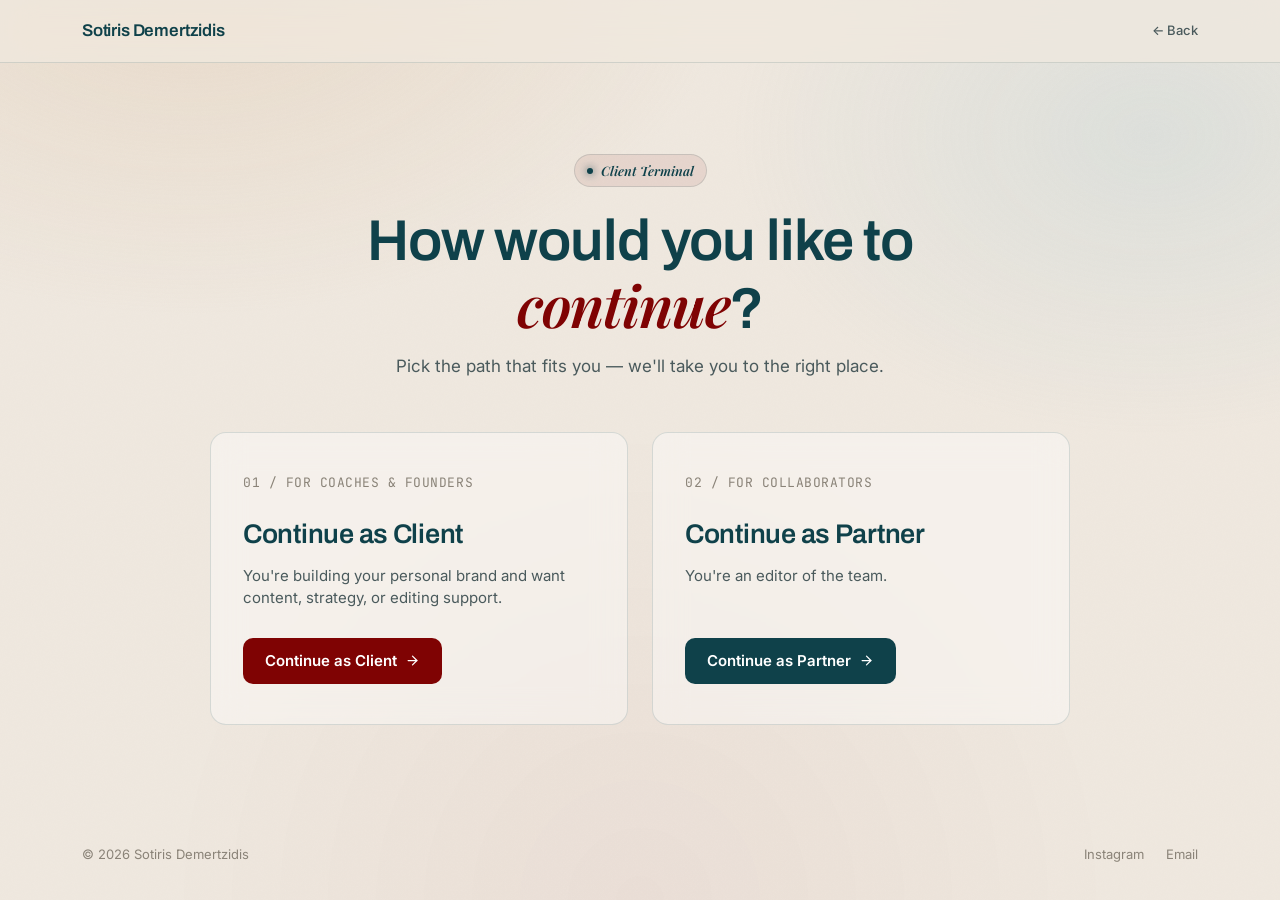
<file: signup.html>
<!DOCTYPE html>
<html lang="en">
<head>
<meta charset="UTF-8">
<meta name="viewport" content="width=device-width, initial-scale=1.0">
<meta name="theme-color" content="#EFE8DF">
<link rel="icon" type="image/svg+xml" href="/favicon.svg">
<link rel="icon" href="/favicon.ico" sizes="any">
<link rel="icon" type="image/png" sizes="48x48" href="/assets/favicon-48.png">
<link rel="icon" type="image/png" sizes="192x192" href="/assets/favicon-192.png">
<link rel="apple-touch-icon" href="/assets/apple-touch-icon.png">
<title>Sign Up — Sotiris Demertzidis</title>
<!-- head:phase8 -->
<meta name="description" content="Create your account for the Client Terminal, whether you are a coach or founder working with me or an editor on the team.">
<link rel="canonical" href="https://www.sotirisdemertzidis.com/signup">
<meta property="og:type" content="website">
<meta property="og:url" content="https://www.sotirisdemertzidis.com/signup">
<meta property="og:title" content="Sign Up — Client Terminal">
<meta property="og:description" content="Create your account for the Client Terminal, whether you are a coach or founder working with me or an editor on the team.">
<meta property="og:image" content="https://www.sotirisdemertzidis.com/assets/og-card.jpg">
<meta property="og:image:width" content="1200">
<meta property="og:image:height" content="630">
<meta property="og:image:alt" content="Sotiris Demertzidis — done-for-you video design for coaches and founders">
<meta property="og:site_name" content="Sotiris Demertzidis">
<meta name="twitter:card" content="summary_large_image">
<meta name="twitter:title" content="Sign Up — Client Terminal">
<meta name="twitter:description" content="Create your account for the Client Terminal, whether you are a coach or founder working with me or an editor on the team.">
<meta name="twitter:image" content="https://www.sotirisdemertzidis.com/assets/og-card.jpg">

<link rel="preconnect" href="https://fonts.googleapis.com">
<link rel="preconnect" href="https://fonts.gstatic.com" crossorigin>
<link href="https://fonts.googleapis.com/css2?family=Archivo:wght@500;600;700&family=Playfair+Display:ital,wght@1,600&family=Inter:wght@400;500;600&family=JetBrains+Mono:wght@400;500;600&display=swap" rel="stylesheet">
<link rel="stylesheet" href="/assets/styles.css">
<style>

  .chooser {
    width: 100%;
  }

  .chooser-head {
    text-align: center;
    max-width: 560px;
    margin: 0 auto 52px;
  }
  .eyebrow { margin-bottom: 22px; }


  .chooser-head h1 {
    font-family: var(--font-display);
    font-weight: 600;
    font-size: var(--text-display);
    line-height: 1.1;
    letter-spacing: -0.02em;
    margin-bottom: 14px;
  }
  .chooser-head h1 .accent-italic {
    color: var(--maroon);
    font-family: var(--font-serif);
    font-style: italic;
    font-weight: 600;
  }
  .chooser-head p {
    font-size: var(--text-md);
    color: var(--ink-dim);
  }

  .path-grid {
    display: grid;
    grid-template-columns: 1fr 1fr;
    gap: 24px;
    max-width: 860px;
    margin: 0 auto;
  }
  @media (max-width: 720px) {
    .path-grid { grid-template-columns: 1fr; }
  }

  .path-card {
    position: relative;
    background: var(--glass-bg);
    border: 1px solid var(--glass-border);
    border-radius: var(--radius-3);
    padding: 40px 32px;
    -webkit-backdrop-filter: blur(16px);
    backdrop-filter: blur(16px);
    transition: transform var(--dur-press) var(--ease-out), border-color var(--dur-base) var(--ease-out), box-shadow var(--dur-base) var(--ease-out);
    display: flex;
    flex-direction: column;
    align-items: flex-start;
    cursor: pointer;
  }

  .path-mark {
    font-family: var(--font-mono);
    font-size: var(--text-xs);
    color: var(--ink-faint);
    letter-spacing: 0.04em;
    margin-bottom: 22px;
  }

  .path-card h2 {
    font-family: var(--font-display);
    font-weight: 600;
    font-size: var(--text-xl);
    letter-spacing: -0.01em;
    margin-bottom: 10px;
  }

  .path-card p {
    font-size: var(--text-sm);
    color: var(--ink-dim);
    margin-bottom: 28px;
  }

  .path-cta {
    font-family: var(--font-body);
    font-weight: 600;
    font-size: var(--text-sm);
    padding: 12px 22px;
    border-radius: var(--radius-2);
    display: inline-flex;
    align-items: center;
    gap: 8px;
    transition: box-shadow var(--dur-base) var(--ease-out), transform var(--dur-press) var(--ease-out);
    margin-top: auto;
  }

  .path-card.client .path-cta {
    background: var(--accent);
    color: #fff;
    box-shadow: 0 0 0 0 rgba(127,3,3,0.35);
  }

  .path-card.partner .path-cta {
    background: var(--midnight);
    color: #fff;
    box-shadow: 0 0 0 0 rgba(15,65,74,0.3);
  }

  .path-cta svg { width: 15px; height: 15px; transition: transform var(--dur-fast) var(--ease-out); }

  footer {
    position: relative;
    z-index: 2;
    max-width: 1180px;
    margin: 0 auto;
    padding: 28px 32px 36px;
    display: flex;
    justify-content: space-between;
    align-items: center;
    font-size: var(--text-xs);
    color: var(--ink-faint);
  }
  @media (max-width: 500px) {
    footer { flex-direction: column; gap: 10px; text-align: center; }
  }

/* ---------- Pointer-only hover ----------
   A touch screen has no hover to leave, so an ungated :hover latches
   after a tap and the control stays lit until you tap something else. */
@media (hover: hover) and (pointer: fine) {
  .path-card:hover {
      transform: translateY(-4px);
      border-color: var(--accent-soft);
      box-shadow: var(--shadow-2);
    }

  .path-card.client:hover .path-cta {
      box-shadow: var(--shadow-accent);
    }

  .path-card.partner:hover .path-cta {
      box-shadow: var(--shadow-accent-soft);
    }

  .path-card:hover .path-cta svg { transform: translateX(3px); }
}

/* ---------- Press ----------
   Feedback on pointer-down, not on release: waiting for the click to
   land is exactly the lag that makes an interface feel dead. */
.path-cta:active {
  transform: scale(var(--press));
}

.path-card:active {
  transform: translateY(0) scale(var(--press-settle));
}
</style>
</head>
<body class="auth">
<a class="skip-link" href="#main">Skip to main content</a>

<div class="ambient"></div>
<div class="noise"></div>

<nav>
  <div class="nav-inner">
    <div class="logo">Sotiris <span>Demertzidis</span></div>
    <a href="/" class="nav-back">← Back</a>
  </div>
</nav>

<main id="main">
  <div class="wrap">
    <div class="chooser">
      <div class="chooser-head">
        <span class="eyebrow"><span class="dot"></span> Client Terminal</span>
        <h1>How would you like to <span class="accent-italic">continue</span>?</h1>
        <p>Pick the path that fits you — we'll take you to the right place.</p>
      </div>

      <div class="path-grid">
        <a href="client-signup" class="path-card client">
          <div class="path-mark">01 / FOR COACHES &amp; FOUNDERS</div>
          <h2>Continue as Client</h2>
          <p>You're building your personal brand and want content, strategy, or editing support.</p>
          <span class="path-cta">Continue as Client
            <svg aria-hidden="true" viewBox="0 0 24 24" fill="none" stroke="currentColor" stroke-width="2" stroke-linecap="round" stroke-linejoin="round"><line x1="5" y1="12" x2="19" y2="12"/><polyline points="12 5 19 12 12 19"/></svg>
          </span>
        </a>

        <a href="partner-signup" class="path-card partner">
          <div class="path-mark">02 / FOR COLLABORATORS</div>
          <h2>Continue as Partner</h2>
          <p>You're an editor of the team.</p>
          <span class="path-cta">Continue as Partner
            <svg aria-hidden="true" viewBox="0 0 24 24" fill="none" stroke="currentColor" stroke-width="2" stroke-linecap="round" stroke-linejoin="round"><line x1="5" y1="12" x2="19" y2="12"/><polyline points="12 5 19 12 12 19"/></svg>
          </span>
        </a>
      </div>
    </div>
  </div>
</main>

<footer>
  <div>© 2026 Sotiris Demertzidis</div>
  <div class="footer-links">
    <a href="https://www.instagram.com/sotiris.dmrtz/" target="_blank" rel="noopener">Instagram</a>
    <a href="mailto:demertzidisbusinessinfo@gmail.com">Email</a>
  </div>
</footer>

</body>
</html>
</file>
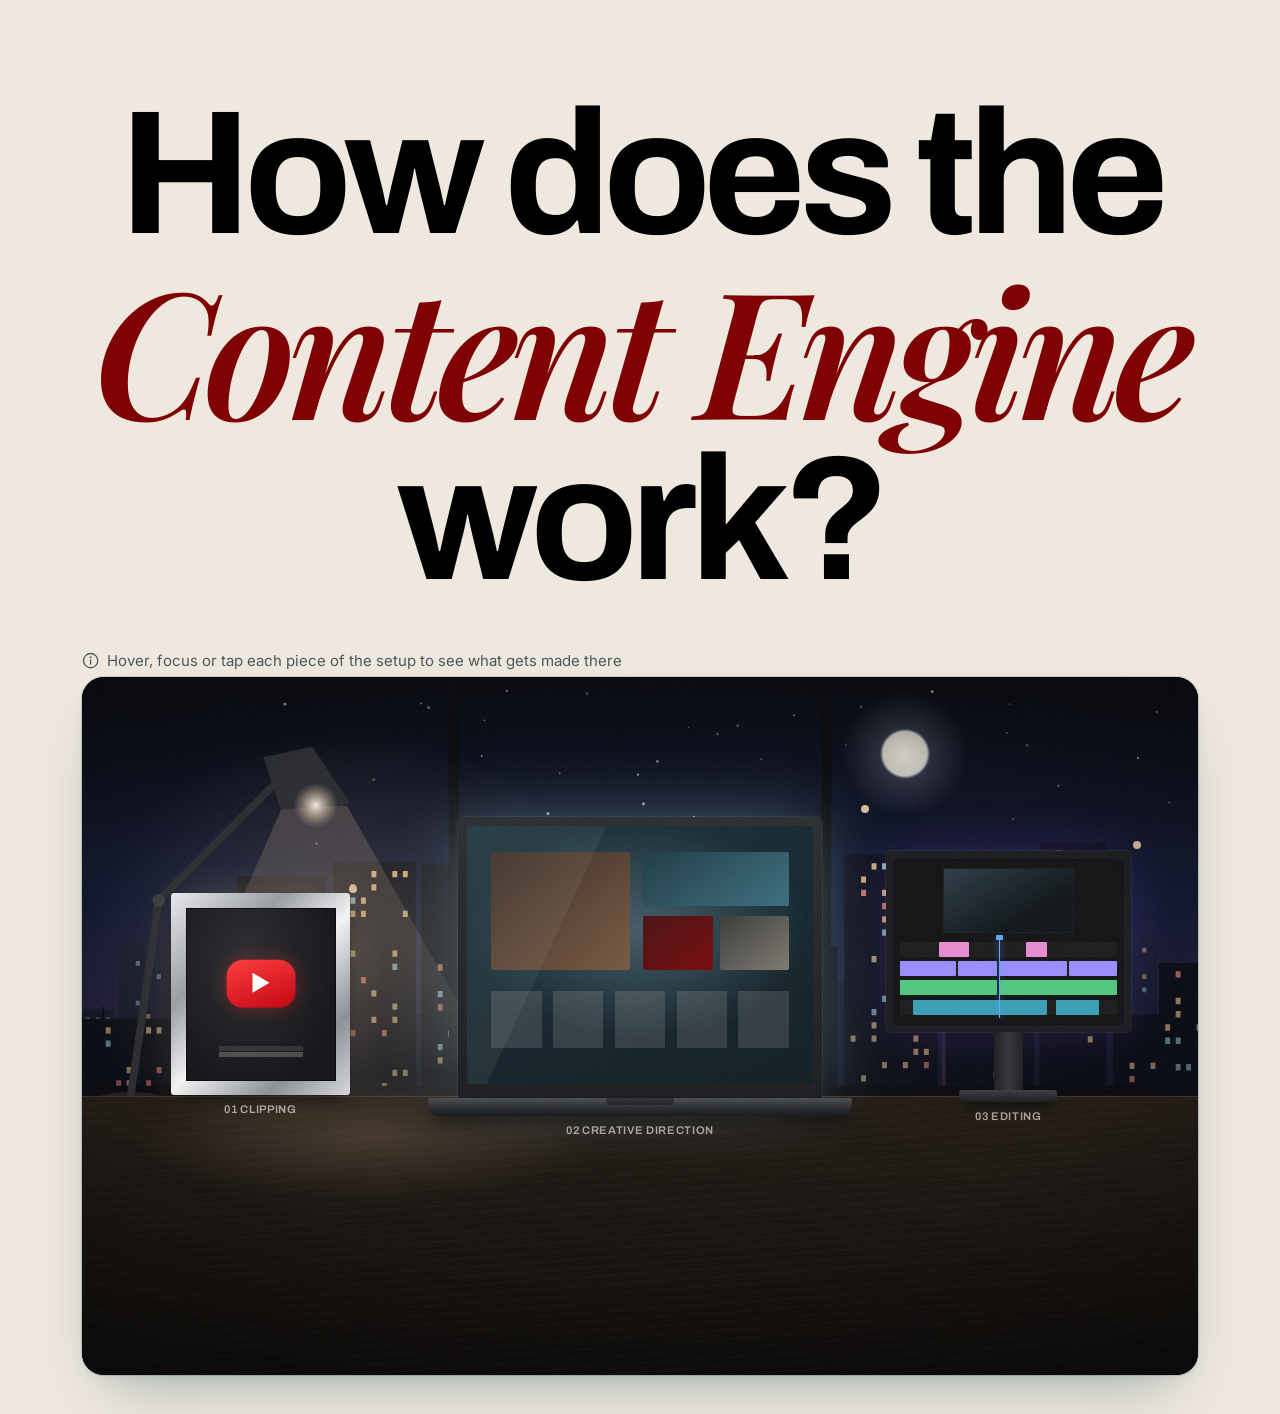
<file: archive/desk-scene.html>
<!DOCTYPE html>
<html lang="en">
<head>
<!--
  DESK SCENE, saved copy.

  The interactive "How does the Content Engine work?" section that used to sit
  on the landing page above the services grid. Removed from index.html and kept
  here so it can be adjusted or put back later. This folder is listed in
  .vercelignore, so this page is not published.

  To preview: run `python3 -m http.server 8080` in the repo root and open
  http://localhost:8080/archive/desk-scene.html

  To put it back on the landing page, copy the three marked blocks into
  index.html:
    1. <style id="desk-styles">  ->  in <head>, after <style id="quiz-styles">
    2. <section id="desk">       ->  inside <main>, just above <section id="services">
    3. the desk <script>         ->  last <script> before </body>

  Things to adjust:
    - Card text: the three <article class="desk-board"> blocks.
    - Timing: --desk-move (zoom), --desk-board-in (card fade) in .desk-stage,
      and HOLD (ms the cursor must rest on an object) in the script.
-->
<meta charset="UTF-8">
<meta name="viewport" content="width=device-width, initial-scale=1.0">
<meta name="robots" content="noindex">
<title>Desk scene (saved copy)</title>
<link rel="preconnect" href="https://fonts.googleapis.com">
<link rel="preconnect" href="https://fonts.gstatic.com" crossorigin>
<link href="https://fonts.googleapis.com/css2?family=Archivo:wght@500;600;700&family=Playfair+Display:ital,wght@1,600&family=Inter:wght@400;500;600&family=JetBrains+Mono:wght@400;500;600&display=swap" rel="stylesheet">
<link rel="stylesheet" href="../assets/styles.css">
<style>
  /* The few landing-page rules the scene relies on. Not part of the scene:
     index.html already has them. */
  :root { --ink: #000000; }
  body { display: block; }
  .wrap { position: relative; z-index: 2; max-width: 1180px; margin: 0 auto; padding: 0 32px; }
  @media (max-width: 480px) { .wrap { padding-left: 20px; padding-right: 20px; } }
  button:focus-visible { outline: 2px solid var(--maroon); outline-offset: 3px; border-radius: var(--radius-1); }
  section { padding: 88px 0; position: relative; }
  .section-head { max-width: 620px; margin-bottom: 52px; }
  h2 {
    font-family: var(--font-display);
    font-weight: 600;
    font-size: var(--text-h2);
    line-height: var(--leading-tight);
    letter-spacing: var(--tracking-display);
    margin-bottom: 14px;
  }
  h2 .accent-italic { color: var(--maroon); font-family: var(--font-serif); font-style: italic; font-weight: 600; }
  .noise {
    position: absolute; inset: 0; z-index: 1; pointer-events: none;
    opacity: 0.24; mix-blend-mode: multiply; background-image: var(--grain);
  }
</style>

<!-- ===== BLOCK 1 of 3: styles ===== -->
<style id="desk-styles">
  /* ---------- DESK SCENE ----------
     A dark, low-light studio desk sitting on the light page. Three objects on
     the desk are buttons; hovering, focusing or tapping one pushes the camera
     toward it and slides in the matching .desk-board. Self-contained: the
     script for it is the last <script> on the page. */
  #desk { padding-bottom: 40px; }
  .desk-stage {
    --desk-bg: #0b0c0e;
    --desk-ink: #EDE6DC;
    --desk-ink-dim: rgba(237, 230, 220, 0.68);
    --desk-line: rgba(237, 230, 220, 0.12);
    --desk-glow: var(--tan);
    --desk-move: 900ms;
    --desk-move-out: 900ms;
    --desk-fade: 300ms;
    --desk-board-in: 600ms;
    --desk-ease: cubic-bezier(0.22, 0.75, 0.25, 1);
    --desk-ease-in: cubic-bezier(0.5, 0, 0.2, 1);
    position: relative;
  }
  .desk-scene {
    position: relative;
    aspect-ratio: 16 / 10;
    overflow: hidden;
    isolation: isolate;
    border-radius: var(--radius-4);
    background: var(--desk-bg);
    color: var(--desk-ink);
    box-shadow: var(--shadow-3), 0 0 0 1px rgba(15, 65, 74, 0.18);
    container-type: inline-size;
  }
  .desk-camera {
    position: absolute;
    inset: 0;
    transform-origin: 50% 50%;
    /* A long, soft ease on transform only, so the move stays on the
       compositor and holds the display's frame rate. */
    transition: transform var(--desk-move-out) var(--desk-ease);
    will-change: transform;
    backface-visibility: hidden;
  }
  /* Zooming in is slower than zooming out, and the board waits for it. */
  .desk-scene.is-zoomed .desk-camera { transition: transform var(--desk-move) var(--desk-ease-in); }
  /* Each move parks its object in the half of the scene the board leaves free. */
  .desk-scene.is-zoom-clipping .desk-camera { transform: scale(1.3) translate3d(19%, 1%, 0); }
  .desk-scene.is-zoom-creative-direction .desk-camera { transform: scale(1.2) translate3d(-22.5%, 3%, 0); }
  .desk-scene.is-zoom-editing .desk-camera { transform: scale(1.3) translate3d(-15%, 2%, 0); }

  /* Room: wall, lamp, desk surface. Decorative only. */
  .desk-room { position: absolute; inset: 0; }
  /* One dark sheet over the room, under the objects. Only its opacity
     animates, which is far cheaper per frame than filtering each object. */
  .desk-dim {
    position: absolute; inset: -30%;
    background: #04050a; opacity: 0;
    pointer-events: none;
    transition: opacity var(--desk-fade) var(--desk-ease);
    will-change: opacity;
  }
  .desk-scene.is-zoomed .desk-dim { opacity: 0.5; }
  .desk-wall {
    /* Wall and desk run 25% past each side so the camera can pan. */
    position: absolute; inset: 0 -25% 40% -25%;
    overflow: hidden;
    background: #05060d;
  }
  /* Night city through the window behind the desk */
  .desk-city { position: absolute; inset: 0; width: 100%; height: 100%; display: block; }
  .desk-wall::after {
    content: ''; position: absolute; inset: 0;
    background: linear-gradient(180deg, rgba(5, 6, 13, 0.25) 0%, rgba(5, 6, 13, 0) 45%, rgba(5, 6, 13, 0.45) 100%);
  }
  .desk-lamp-glow {
    position: absolute; inset: 0;
    background:
      radial-gradient(ellipse 34% 46% at 24% 40%, rgba(216, 186, 152, 0.22), transparent 70%),
      radial-gradient(ellipse 60% 50% at 50% 50%, rgba(150, 192, 206, 0.05), transparent 70%);
    pointer-events: none;
  }
  .desk-lamp { position: absolute; inset: 0; width: 100%; height: 100%; }
  .desk-surface {
    position: absolute; inset: 60% -25% 0 -25%;
    background:
      linear-gradient(180deg, rgba(255, 220, 180, 0.14) 0, rgba(255, 220, 180, 0.14) 1px, transparent 1px),
      repeating-linear-gradient(176deg, rgba(255, 255, 255, 0.015) 0 2px, transparent 2px 9px),
      linear-gradient(180deg, #211912 0%, #140f0b 55%, #0a0807 100%);
  }
  .desk-light-pool {
    position: absolute; inset: 56% 0 0 0;
    background:
      radial-gradient(ellipse 30% 30% at 26% 22%, rgba(216, 186, 152, 0.20), transparent 70%),
      radial-gradient(ellipse 22% 18% at 50% 12%, rgba(150, 192, 206, 0.10), transparent 70%);
    pointer-events: none;
  }
  .desk-scene .desk-noise { z-index: 3; opacity: 0.07; mix-blend-mode: normal; }
  .desk-vignette {
    position: absolute; inset: 0; z-index: 2; pointer-events: none;
    background: radial-gradient(ellipse 80% 75% at 50% 45%, transparent 55%, rgba(0, 0, 0, 0.55) 100%);
  }

  /* Hotspots */
  .desk-hotspot {
    position: absolute;
    display: block;
    padding: 0; margin: 0; border: 0;
    background: none;
    color: inherit;
    font: inherit;
    cursor: pointer;
    -webkit-tap-highlight-color: transparent;
  }
  .desk-hotspot:focus-visible { outline-offset: 6px; border-radius: var(--radius-2); }
  .desk-hotspot { transition: opacity var(--desk-fade) var(--desk-ease); }
  .desk-hotspot.is-active { filter: brightness(1.2); }
  /* The other objects fade right back so they never fight the board's text. */
  .desk-scene.is-zoomed .desk-hotspot:not(.is-active) { opacity: 0.18; }
  .desk-hotspot::after {
    content: '';
    position: absolute; top: -4%; right: -4%;
    width: 8px; height: 8px; border-radius: 50%;
    background: var(--desk-glow);
    box-shadow: 0 0 0 0 rgba(216, 186, 152, 0.6);
    animation: desk-pulse 2.4s var(--ease-out) infinite;
    transition: opacity var(--dur-base) var(--ease-out);
  }
  .desk-scene.is-zoomed .desk-hotspot::after { opacity: 0; }
  @keyframes desk-pulse {
    0% { box-shadow: 0 0 0 0 rgba(216, 186, 152, 0.55); }
    70%, 100% { box-shadow: 0 0 0 10px rgba(216, 186, 152, 0); }
  }
  .desk-tag {
    position: absolute; left: 50%; top: calc(100% + 6px);
    transform: translateX(-50%);
    white-space: nowrap;
    font-family: var(--font-display);
    font-weight: 600;
    font-size: 11px;
    font-size: clamp(9px, 1cqw, 12px);
    letter-spacing: var(--tracking-label);
    text-transform: uppercase;
    color: var(--desk-ink-dim);
    transition: color var(--dur-base) var(--ease-out);
  }
  .desk-hotspot.is-active .desk-tag { color: var(--desk-glow); }

  /* 1) YouTube play-button plaque */
  .desk-hotspot--clipping { left: 8%; top: 31%; width: 16%; height: 29%; }
  .desk-plaque {
    position: absolute; inset: 0;
    padding: 8%;
    border-radius: 3px;
    background: linear-gradient(135deg, #e9eaec 0%, #9a9da3 30%, #f4f5f6 52%, #8c9096 78%, #d7d9dc 100%);
    box-shadow: 0 10px 20px -6px rgba(0, 0, 0, 0.8), 0 0 40px -10px rgba(216, 186, 152, 0.35);
  }
  .desk-plaque-inner {
    position: relative; display: block; width: 100%; height: 100%;
    background: radial-gradient(ellipse at 40% 30%, #2a2c30, #121316 75%);
    box-shadow: inset 0 0 0 1px rgba(0, 0, 0, 0.6);
  }
  .desk-plaque-play {
    position: absolute; left: 50%; top: 44%;
    width: 46%; aspect-ratio: 10 / 7;
    transform: translate(-50%, -50%);
    border-radius: 24% / 34%;
    background: linear-gradient(160deg, #ff3b3b, #c4000f);
    box-shadow: 0 0 18px rgba(255, 40, 40, 0.35);
  }
  .desk-plaque-play::before {
    content: ''; position: absolute; left: 39%; top: 27%;
    border-style: solid; border-width: 0;
    width: 0; height: 0;
    border-top: 0.95cqw solid transparent;
    border-bottom: 0.95cqw solid transparent;
    border-left: 1.6cqw solid #fff;
  }
  .desk-plaque-line {
    position: absolute; left: 22%; right: 22%; bottom: 14%;
    height: 3%; background: rgba(237, 230, 220, 0.25);
    box-shadow: 0 -6px 0 rgba(237, 230, 220, 0.12);
  }

  /* 2) MacBook */
  .desk-hotspot--creative-direction { left: 31%; top: 20%; width: 38%; height: 43%; }
  .desk-macbook-lid {
    position: absolute; left: 7%; right: 7%; top: 0; bottom: 6%;
    padding: 2.2% 2.2% 3.5%;
    border-radius: 6px 6px 2px 2px;
    background: linear-gradient(180deg, #2b2d31, #1b1c1f);
    box-shadow: 0 0 0 1px rgba(255, 255, 255, 0.06), 0 0 70px -6px rgba(150, 192, 206, 0.45);
  }
  .desk-macbook-screen {
    position: relative; display: block; width: 100%; height: 100%;
    overflow: hidden;
    border-radius: 2px;
    background:
      radial-gradient(ellipse 70% 60% at 50% 40%, rgba(150, 192, 206, 0.34), transparent 70%),
      linear-gradient(160deg, #18303a, #101c22);
  }
  /* A dim moodboard: frames and a story strip */
  .desk-mood {
    position: absolute; border-radius: 2px; opacity: 0.9;
  }
  .desk-mood-1 { left: 7%; top: 10%; width: 40%; height: 46%; background: linear-gradient(140deg, #3a2a20, #7f5a3e); }
  .desk-mood-2 { left: 51%; top: 10%; width: 42%; height: 21%; background: linear-gradient(140deg, #1d3a44, #3f7686); }
  .desk-mood-3 { left: 51%; top: 35%; width: 20%; height: 21%; background: linear-gradient(140deg, #4a0a0a, #7F0303); }
  .desk-mood-4 { left: 73%; top: 35%; width: 20%; height: 21%; background: linear-gradient(140deg, #3b3a36, #8a8378); }
  .desk-mood-strip {
    position: absolute; left: 7%; right: 7%; top: 64%; height: 22%;
    background: repeating-linear-gradient(90deg, rgba(237, 230, 220, 0.16) 0 17%, transparent 17% 20.75%);
    opacity: 0.9;
  }
  .desk-macbook-screen::after {
    content: ''; position: absolute; inset: 0;
    background: linear-gradient(115deg, rgba(255, 255, 255, 0.06) 0 30%, transparent 30%);
  }
  .desk-macbook-base {
    position: absolute; left: 0; right: 0; bottom: 0; height: 6%;
    border-radius: 2px 2px 10px 10px / 2px 2px 100% 100%;
    background: linear-gradient(180deg, #4a4d52 0%, #26282b 60%, #151618 100%);
    box-shadow: 0 8px 18px -4px rgba(0, 0, 0, 0.9);
  }
  .desk-macbook-base::before {
    content: ''; position: absolute; left: 42%; right: 42%; top: 0; height: 35%;
    border-radius: 0 0 4px 4px; background: rgba(0, 0, 0, 0.35);
  }

  /* 3) Secondary screen with an edit timeline */
  .desk-hotspot--editing { left: 72%; top: 25%; width: 22%; height: 36%; }
  .desk-monitor {
    position: absolute; left: 0; right: 0; top: 0; height: 72%;
    padding: 3%;
    border-radius: 4px;
    background: #1a1b1e;
    box-shadow: 0 0 0 1px rgba(255, 255, 255, 0.06), 0 0 50px -10px rgba(123, 71, 224, 0.35);
  }
  .desk-monitor-screen {
    position: relative; display: block; width: 100%; height: 100%;
    overflow: hidden;
    background: #111214;
  }
  .desk-monitor-neck {
    position: absolute; left: 44%; right: 44%; top: 72%; bottom: 4%;
    background: linear-gradient(90deg, #1c1d20, #34363a, #1c1d20);
  }
  .desk-monitor-foot {
    position: absolute; left: 30%; right: 30%; bottom: 0; height: 5%;
    border-radius: 3px 3px 1px 1px;
    background: linear-gradient(180deg, #3a3c40, #1a1b1e);
    box-shadow: 0 6px 12px -3px rgba(0, 0, 0, 0.9);
  }
  .desk-tl-viewer {
    position: absolute; left: 22%; right: 22%; top: 6%; height: 38%;
    background: linear-gradient(150deg, #2c3c46, #0e1418 70%);
    box-shadow: 0 0 0 1px rgba(255, 255, 255, 0.05);
  }
  .desk-tl {
    position: absolute; left: 3%; right: 3%; top: 50%; bottom: 6%;
    display: grid; grid-template-rows: repeat(4, 1fr); gap: 6%;
  }
  .desk-tl-track { position: relative; display: block; background: rgba(255, 255, 255, 0.04); }
  .desk-tl-clip { position: absolute; top: 0; bottom: 0; border-radius: 1px; }
  .desk-tl-clip.v { background: #9b8cff; }
  .desk-tl-clip.v2 { background: #e98bd1; }
  .desk-tl-clip.a { background: #4fc87f; }
  .desk-tl-clip.a2 { background: #3a9fb5; }
  .desk-tl-playhead {
    position: absolute; top: 46%; bottom: 4%; left: 46%;
    width: 1px; background: #5aa9ff;
    box-shadow: 0 0 6px #5aa9ff;
  }
  .desk-tl-playhead::before {
    content: ''; position: absolute; top: 0; left: -3px;
    width: 7px; height: 5px; background: #5aa9ff; border-radius: 1px;
  }

  /* Boards */
  .desk-boards { position: absolute; inset: 0; pointer-events: none; z-index: 4; }
  /* Half the scene, on the side away from the object, see-through enough
     that the city and desk still read behind it. */
  .desk-board {
    position: absolute; top: 8%; bottom: 8%;
    width: 48%;
    display: flex; flex-direction: column; justify-content: center;
    padding: clamp(20px, 4cqw, 48px);
    border-radius: var(--radius-3);
    border: 1px solid var(--desk-line);
    background: rgba(12, 13, 16, 0.8);
    color: var(--desk-ink);
    box-shadow: 0 24px 48px -20px rgba(0, 0, 0, 0.8), inset 3px 0 0 var(--accent);
    opacity: 0;
    visibility: hidden;
    transform: translateY(10px);
    transition: opacity var(--desk-fade) var(--desk-ease), transform var(--desk-fade) var(--desk-ease), visibility 0s linear var(--desk-fade);
  }
  .desk-board.is-active {
    opacity: 1;
    visibility: visible;
    pointer-events: auto;
    transform: none;
    /* Waits for the zoom to finish, then fades in. */
    transition: opacity var(--desk-board-in) ease-in-out var(--desk-move), transform var(--desk-board-in) var(--desk-ease) var(--desk-move), visibility 0s linear var(--desk-move);
  }
  .desk-board--clipping { right: 3%; --desk-link: 17%; --desk-link-y: 42%; }
  .desk-board--creative-direction { right: 3%; --desk-link: 13%; --desk-link-y: 40%; }
  .desk-board--editing { left: 3%; --desk-link: 17%; --desk-link-y: 37%; }
  /* Connector: a line from the board's edge to a dot on its object. */
  .desk-board::before,
  .desk-board::after {
    content: ''; position: absolute; top: var(--desk-link-y);
    pointer-events: none;
  }
  .desk-board::before {
    right: 100%; width: var(--desk-link); height: 1px;
    background: var(--desk-glow);
    transform-origin: 100% 50%; transform: scaleX(0);
    transition: transform var(--desk-fade) var(--desk-ease);
  }
  .desk-board::after {
    right: calc(100% + var(--desk-link)); width: 9px; height: 9px;
    margin: -4px -4px 0 0;
    border-radius: 50%;
    background: var(--desk-glow);
    box-shadow: 0 0 0 4px rgba(216, 186, 152, 0.22), 0 0 14px 2px rgba(216, 186, 152, 0.5);
    opacity: 0;
    transition: opacity var(--desk-fade) var(--desk-ease);
  }
  .desk-board--editing::before { right: auto; left: 100%; transform-origin: 0 50%; }
  .desk-board--editing::after { right: auto; left: calc(100% + var(--desk-link)); margin: -4px 0 0 -4px; }
  .desk-board.is-active::before { transform: none; transition-delay: calc(var(--desk-move) + var(--desk-board-in) * 0.5); }
  .desk-board.is-active::after { opacity: 1; transition-delay: calc(var(--desk-move) + var(--desk-board-in)); }
  #desk .section-head { max-width: none; margin-bottom: 6px; container-type: inline-size; }
  #desk-title {
    font-weight: 700;
    font-size: 15.8cqw;
    line-height: 0.98;
    letter-spacing: -0.045em;
    text-align: center;
    margin-bottom: 0;
  }
  #desk-title span { display: block; white-space: nowrap; }
  .desk-hint {
    display: flex;
    align-items: center;
    justify-content: flex-start;
    gap: 0.5em;
    margin-top: clamp(22px, 4cqw, 48px);
    font-family: var(--font-body);
    font-weight: 400;
    font-size: min(var(--text-sm), 2.7cqw);
    line-height: 1.3;
    white-space: nowrap;
    color: var(--ink-dim);
  }
  .desk-hint svg { flex: none; width: 1.15em; height: 1.15em; }
  @media (max-width: 760px) { .desk-hint { justify-content: center; } }
  .desk-board p + p { margin-top: 0.7em; }
  .desk-board--default { display: none; }
  .desk-board--default p { font-weight: 400; }
  .desk-board-eyebrow {
    display: block; margin-bottom: 8px;
    font-family: var(--font-serif); font-style: italic; font-weight: 600;
    font-size: var(--text-sm);
    color: var(--desk-glow);
  }
  .desk-board h3 {
    font-family: var(--font-display); font-weight: 600;
    font-size: clamp(var(--text-lg), 3.4cqw, var(--text-2xl)); line-height: var(--leading-snug);
    letter-spacing: var(--tracking-tight);
    margin-bottom: 12px; color: var(--desk-ink);
  }
  .desk-board p { font-size: clamp(var(--text-sm), 1.5cqw, 1.0625rem); line-height: var(--leading-normal); color: var(--desk-ink-dim); max-width: 34ch; }

  /* Narrow: one board under the scene instead of covering it. It shows a
     default prompt until a hotspot is tapped, then that hotspot's copy. All
     four share one grid cell, so the board keeps a single height. */
  @media (max-width: 760px) {
    .desk-scene { border-radius: var(--radius-3); }
    .desk-tag { display: none; }
    .desk-hotspot::after { width: 6px; height: 6px; }
    .desk-boards {
      position: static; pointer-events: auto;
      display: grid; margin-top: 16px;
    }
    .desk-board,
    .desk-board.is-active {
      position: relative; inset: auto; width: auto;
      grid-area: 1 / 1;
      display: flex; flex-direction: column; justify-content: center;
      padding: 18px 20px 20px;
      background: #111215;
      transform: none;
    }
    .desk-board::before, .desk-board::after { display: none; }
    .desk-board h3 { font-size: var(--text-lg); margin-bottom: 6px; }
    .desk-board p { font-size: var(--text-sm); max-width: none; }
    .desk-board--default h3 { margin-bottom: 4px; }
    /* One board at a time: the outgoing board hides at once, the incoming one fades in. */
    .desk-board:not(.is-active) { transition: none; }
    .desk-board.is-active { transition-duration: var(--desk-fade), var(--desk-fade), 0s; transition-delay: 0s; }
    /* Gentler zoom so every hotspot stays tappable. */
    .desk-scene.is-zoom-clipping .desk-camera { transform: scale(1.12) translate3d(4%, 1%, 0); }
    .desk-scene.is-zoom-creative-direction .desk-camera { transform: scale(1.12) translate3d(0, 2%, 0); }
    .desk-scene.is-zoom-editing .desk-camera { transform: scale(1.12) translate3d(-4%, 1%, 0); }
  }

  /* No camera move to clear space, so the board stays narrow enough to sit beside its object. */
  @media (prefers-reduced-motion: reduce) and (min-width: 761px) {
    .desk-board { width: 28%; padding: 24px; }
    .desk-board--clipping, .desk-board--creative-direction { right: 2%; }
    .desk-board--editing { left: 2%; }
    .desk-board h3 { font-size: var(--text-lg); }
    .desk-board p { font-size: var(--text-sm); }
  }
  @media (prefers-reduced-motion: reduce) {
    .desk-camera,
    .desk-scene .desk-camera { transform: none !important; transition: none; }
    .desk-board, .desk-board.is-active, .desk-dim, .desk-hotspot { transition: none; }
    .desk-board, .desk-board.is-active { transform: none; }
    .desk-board::before, .desk-board::after { display: none; }
    .desk-hotspot::after { animation: none; }
  }
</style>
<!-- ===== end of block 1 ===== -->
</head>
<body>
<main class="wrap">

<!-- ===== BLOCK 2 of 3: markup ===== -->
  <!-- DESK SCENE -->
  <section id="desk" aria-labelledby="desk-title">
    <div class="section-head reveal">
      <h2 id="desk-title"><span>How does the</span> <span class="accent-italic">Content Engine</span> <span>work?</span></h2>
      <p class="desk-hint">
        <svg viewBox="0 0 16 16" fill="none" stroke="currentColor" stroke-width="1.2" stroke-linecap="round" aria-hidden="true" focusable="false"><circle cx="8" cy="8" r="6.6"/><path d="M8 7.3v3.9"/><circle cx="8" cy="4.9" r="0.35" fill="currentColor"/></svg>
        Hover, focus or tap each piece of the setup to see what gets made there
      </p>
    </div>
    <div class="desk-stage">
      <div class="desk-scene">
        <div class="desk-camera">
          <div class="desk-room" aria-hidden="true">
            <div class="desk-wall">
            <svg class="desk-city" viewBox="-40 0 240 60" preserveAspectRatio="xMidYMax slice" focusable="false">
              <g id="desk-city-art">
            <defs><linearGradient id="desk-sky" x1="0" y1="0" x2="0" y2="1"><stop offset="0" stop-color="#05060d"/><stop offset="0.55" stop-color="#101833"/><stop offset="0.85" stop-color="#2a2448"/><stop offset="1" stop-color="#4a2f45"/></linearGradient>
            <radialGradient id="desk-moon"><stop offset="0" stop-color="#f4efe2"/><stop offset="0.35" stop-color="#f4efe2" stop-opacity="0.9"/><stop offset="0.4" stop-color="#cfd8ea" stop-opacity="0.18"/><stop offset="1" stop-color="#cfd8ea" stop-opacity="0"/></radialGradient></defs>
            <rect width="160" height="60" fill="url(#desk-sky)"/>
            <circle cx="118" cy="11" r="9" fill="url(#desk-moon)"/>
            <g fill="#fff"><circle cx="135.5" cy="9.8" r="0.2" opacity="0.3"/><circle cx="29.1" cy="3.9" r="0.2" opacity="0.7"/><circle cx="35.1" cy="17.9" r="0.15" opacity="0.3"/><circle cx="97.4" cy="11.8" r="0.15" opacity="0.3"/><circle cx="60.9" cy="2.0" r="0.15" opacity="0.7"/><circle cx="102.1" cy="5.5" r="0.12" opacity="0.7"/><circle cx="79.7" cy="14.0" r="0.15" opacity="0.7"/><circle cx="109.5" cy="9.7" r="0.12" opacity="0.3"/><circle cx="133.5" cy="20.4" r="0.15" opacity="0.3"/><circle cx="140.0" cy="15.6" r="0.2" opacity="0.3"/><circle cx="155.9" cy="18.0" r="0.12" opacity="0.5"/><circle cx="33.6" cy="23.9" r="0.2" opacity="0.3"/><circle cx="66.8" cy="19.6" r="0.2" opacity="0.7"/><circle cx="132.6" cy="8.0" r="0.12" opacity="0.5"/><circle cx="151.4" cy="11.6" r="0.15" opacity="0.7"/><circle cx="80.5" cy="18.2" r="0.2" opacity="0.7"/><circle cx="72.4" cy="2.4" r="0.2" opacity="0.3"/><circle cx="68.5" cy="13.8" r="0.12" opacity="0.5"/><circle cx="121.9" cy="2.1" r="0.2" opacity="0.7"/><circle cx="41.8" cy="14.7" r="0.2" opacity="0.3"/><circle cx="87.0" cy="7.2" r="0.12" opacity="0.3"/><circle cx="57.3" cy="11.3" r="0.12" opacity="0.7"/><circle cx="49.7" cy="4.4" r="0.2" opacity="0.5"/><circle cx="107.3" cy="6.9" r="0.12" opacity="0.3"/><circle cx="82.5" cy="12.1" r="0.2" opacity="0.5"/><circle cx="111.7" cy="4.3" r="0.2" opacity="0.3"/><circle cx="94.0" cy="7.0" r="0.2" opacity="0.3"/><circle cx="87.7" cy="20.0" r="0.12" opacity="0.7"/><circle cx="106.6" cy="16.0" r="0.15" opacity="0.5"/><circle cx="133.0" cy="3.9" r="0.15" opacity="0.3"/><circle cx="57.7" cy="6.2" r="0.12" opacity="0.5"/><circle cx="48.6" cy="3.8" r="0.15" opacity="0.5"/><circle cx="154.1" cy="5.0" r="0.15" opacity="0.5"/><circle cx="91.1" cy="8.2" r="0.2" opacity="0.3"/></g>
            <path fill="#151b30" d="M-2.0 60V47.6H4.6V60ZM5.3 60V37.6H13.0V60ZM13.6 60V47.8H20.0V60ZM21.0 60V39.1H30.8V60ZM31.8 60V44.4H40.4V60ZM40.8 60V45.3H47.1V60ZM43.8 45.3v-3.0h.3V45.3ZM47.8 60V48.3H56.8V60ZM57.3 60V43.1H65.6V60ZM61.3 43.1v-2.3h.3V43.1ZM66.2 60V37.2H72.6V60ZM69.2 37.2v-3.7h.3V37.2ZM73.6 60V45.1H83.5V60ZM78.4 45.1v-2.1h.3V45.1ZM83.9 60V39.7H92.5V60ZM88.0 39.7v-3.6h.3V39.7ZM93.1 60V48.1H100.5V60ZM101.0 60V44.7H106.6V60ZM106.9 60V43.6H115.7V60ZM116.5 60V39.0H123.3V60ZM124.0 60V46.4H131.0V60ZM131.7 60V34.5H137.7V60ZM138.7 60V38.7H144.2V60ZM141.3 38.7v-2.9h.3V38.7ZM145.1 60V37.6H154.2V60ZM155.2 60V48.3H164.9V60Z"/>
            <g opacity="0.55"><path fill="#f3c98b" d="M-1.1 48.8h0.6v0.7h-0.6zM1.9 48.8h0.6v0.7h-0.6zM3.4 50.7h0.6v0.7h-0.6zM-1.1 54.5h0.6v0.7h-0.6zM0.4 54.5h0.6v0.7h-0.6zM3.4 54.5h0.6v0.7h-0.6zM3.4 56.4h0.6v0.7h-0.6zM1.9 58.3h0.6v0.7h-0.6zM9.2 48.3h0.6v0.7h-0.6zM14.5 52.8h0.6v0.7h-0.6zM16.0 58.5h0.6v0.7h-0.6zM23.4 42.2h0.6v0.7h-0.6zM24.9 42.2h0.6v0.7h-0.6zM21.9 44.1h0.6v0.7h-0.6zM27.9 46.0h0.6v0.7h-0.6zM32.7 45.6h0.6v0.7h-0.6zM32.7 49.4h0.6v0.7h-0.6zM32.7 55.1h0.6v0.7h-0.6zM37.2 57.0h0.6v0.7h-0.6zM38.7 57.0h0.6v0.7h-0.6zM41.7 52.2h0.6v0.7h-0.6zM41.7 56.0h0.6v0.7h-0.6zM53.2 57.1h0.6v0.7h-0.6zM58.2 44.3h0.6v0.7h-0.6zM58.2 53.8h0.6v0.7h-0.6zM68.6 38.4h0.6v0.7h-0.6zM67.1 40.3h0.6v0.7h-0.6zM68.6 40.3h0.6v0.7h-0.6zM68.6 44.1h0.6v0.7h-0.6zM67.1 53.6h0.6v0.7h-0.6zM76.0 55.8h0.6v0.7h-0.6zM82.0 55.8h0.6v0.7h-0.6zM90.8 40.9h0.6v0.7h-0.6zM86.3 44.7h0.6v0.7h-0.6zM86.3 46.6h0.6v0.7h-0.6zM84.8 48.5h0.6v0.7h-0.6zM89.3 54.2h0.6v0.7h-0.6zM86.3 58.0h0.6v0.7h-0.6zM95.5 53.1h0.6v0.7h-0.6zM97.0 56.9h0.6v0.7h-0.6zM101.9 53.5h0.6v0.7h-0.6zM110.8 46.7h0.6v0.7h-0.6zM112.3 50.5h0.6v0.7h-0.6zM120.4 40.2h0.6v0.7h-0.6zM120.4 49.7h0.6v0.7h-0.6zM118.9 53.5h0.6v0.7h-0.6zM127.9 53.3h0.6v0.7h-0.6zM134.1 43.3h0.6v0.7h-0.6zM132.6 45.2h0.6v0.7h-0.6zM132.6 49.0h0.6v0.7h-0.6zM134.1 54.7h0.6v0.7h-0.6zM135.6 56.6h0.6v0.7h-0.6zM142.6 45.6h0.6v0.7h-0.6zM141.1 53.2h0.6v0.7h-0.6zM142.6 53.2h0.6v0.7h-0.6zM152.0 38.8h0.6v0.7h-0.6zM149.0 40.7h0.6v0.7h-0.6zM149.0 42.6h0.6v0.7h-0.6zM152.0 42.6h0.6v0.7h-0.6zM150.5 50.2h0.6v0.7h-0.6zM152.0 55.9h0.6v0.7h-0.6zM160.6 49.5h0.6v0.7h-0.6zM163.6 49.5h0.6v0.7h-0.6zM163.6 51.4h0.6v0.7h-0.6zM159.1 53.3h0.6v0.7h-0.6zM163.6 53.3h0.6v0.7h-0.6z"/><path fill="#9fd0e0" d="M3.4 48.8h0.6v0.7h-0.6zM3.4 52.6h0.6v0.7h-0.6zM7.7 40.7h0.6v0.7h-0.6zM10.7 42.6h0.6v0.7h-0.6zM7.7 46.4h0.6v0.7h-0.6zM9.2 50.2h0.6v0.7h-0.6zM7.7 54.0h0.6v0.7h-0.6zM14.5 56.6h0.6v0.7h-0.6zM24.9 44.1h0.6v0.7h-0.6zM21.9 46.0h0.6v0.7h-0.6zM21.9 51.7h0.6v0.7h-0.6zM44.7 46.5h0.6v0.7h-0.6zM44.7 52.2h0.6v0.7h-0.6zM58.2 46.2h0.6v0.7h-0.6zM64.2 50.0h0.6v0.7h-0.6zM59.7 51.9h0.6v0.7h-0.6zM61.2 53.8h0.6v0.7h-0.6zM67.1 57.4h0.6v0.7h-0.6zM79.0 46.3h0.6v0.7h-0.6zM74.5 48.2h0.6v0.7h-0.6zM77.5 48.2h0.6v0.7h-0.6zM79.0 50.1h0.6v0.7h-0.6zM80.5 50.1h0.6v0.7h-0.6zM74.5 53.9h0.6v0.7h-0.6zM76.0 53.9h0.6v0.7h-0.6zM82.0 53.9h0.6v0.7h-0.6zM84.8 50.4h0.6v0.7h-0.6zM87.8 50.4h0.6v0.7h-0.6zM90.8 52.3h0.6v0.7h-0.6zM89.3 56.1h0.6v0.7h-0.6zM90.8 56.1h0.6v0.7h-0.6zM98.5 49.3h0.6v0.7h-0.6zM94.0 51.2h0.6v0.7h-0.6zM97.0 53.1h0.6v0.7h-0.6zM94.0 55.0h0.6v0.7h-0.6zM103.4 47.8h0.6v0.7h-0.6zM101.9 49.7h0.6v0.7h-0.6zM103.4 53.5h0.6v0.7h-0.6zM101.9 55.4h0.6v0.7h-0.6zM110.8 44.8h0.6v0.7h-0.6zM113.8 50.5h0.6v0.7h-0.6zM112.3 56.2h0.6v0.7h-0.6zM118.9 44.0h0.6v0.7h-0.6zM120.4 45.9h0.6v0.7h-0.6zM120.4 55.4h0.6v0.7h-0.6zM120.4 57.3h0.6v0.7h-0.6zM124.9 47.6h0.6v0.7h-0.6zM124.9 51.4h0.6v0.7h-0.6zM129.4 51.4h0.6v0.7h-0.6zM127.9 55.2h0.6v0.7h-0.6zM127.9 57.1h0.6v0.7h-0.6zM132.6 43.3h0.6v0.7h-0.6zM132.6 52.8h0.6v0.7h-0.6zM139.6 55.1h0.6v0.7h-0.6zM147.5 40.7h0.6v0.7h-0.6zM152.0 44.5h0.6v0.7h-0.6zM146.0 48.3h0.6v0.7h-0.6zM149.0 54.0h0.6v0.7h-0.6zM156.1 57.1h0.6v0.7h-0.6zM159.1 57.1h0.6v0.7h-0.6z"/></g>
            <path fill="#090c16" d="M-2.0 60V49.0H8.0V60ZM2.9 49.0v-1.7h.3V49.0ZM8.3 60V49.0H21.9V60ZM22.3 60V28.6H35.0V60ZM36.1 60V26.6H47.9V60ZM48.6 60V26.7H55.7V60ZM56.4 60V24.3H64.5V60ZM60.3 24.3v-3.5h.3V24.3ZM65.1 60V45.3H75.6V60ZM76.7 60V40.5H89.1V60ZM89.6 60V45.6H96.6V60ZM97.7 60V38.7H108.3V60ZM109.3 60V25.5H122.7V60ZM123.8 60V26.9H136.5V60ZM130.0 26.9v-2.8h.3V26.9ZM137.3 60V23.7H146.8V60ZM147.8 60V48.4H156.5V60ZM157.1 60V41.0H165.6V60Z"/>
            <g opacity="0.85"><path fill="#f3c98b" d="M3.4 50.2h0.7v0.9h-0.7zM6.4 55.9h0.7v0.9h-0.7zM6.4 57.8h0.7v0.9h-0.7zM9.2 50.2h0.7v0.9h-0.7zM10.7 50.2h0.7v0.9h-0.7zM18.2 52.1h0.7v0.9h-0.7zM15.2 55.9h0.7v0.9h-0.7zM13.7 57.8h0.7v0.9h-0.7zM30.7 33.6h0.7v0.9h-0.7zM29.2 37.4h0.7v0.9h-0.7zM32.2 41.2h0.7v0.9h-0.7zM23.2 45.0h0.7v0.9h-0.7zM27.7 45.0h0.7v0.9h-0.7zM32.2 46.9h0.7v0.9h-0.7zM33.7 46.9h0.7v0.9h-0.7zM26.2 48.8h0.7v0.9h-0.7zM27.7 48.8h0.7v0.9h-0.7zM29.2 48.8h0.7v0.9h-0.7zM27.7 50.7h0.7v0.9h-0.7zM29.2 52.6h0.7v0.9h-0.7zM24.7 56.4h0.7v0.9h-0.7zM26.2 56.4h0.7v0.9h-0.7zM29.2 56.4h0.7v0.9h-0.7zM41.5 27.8h0.7v0.9h-0.7zM44.5 27.8h0.7v0.9h-0.7zM46.0 27.8h0.7v0.9h-0.7zM38.5 29.7h0.7v0.9h-0.7zM41.5 29.7h0.7v0.9h-0.7zM40.0 31.6h0.7v0.9h-0.7zM38.5 33.5h0.7v0.9h-0.7zM40.0 33.5h0.7v0.9h-0.7zM46.0 33.5h0.7v0.9h-0.7zM38.5 39.2h0.7v0.9h-0.7zM44.5 39.2h0.7v0.9h-0.7zM37.0 44.9h0.7v0.9h-0.7zM41.5 44.9h0.7v0.9h-0.7zM44.5 46.8h0.7v0.9h-0.7zM41.5 48.7h0.7v0.9h-0.7zM44.5 48.7h0.7v0.9h-0.7zM44.5 56.3h0.7v0.9h-0.7zM46.0 56.3h0.7v0.9h-0.7zM43.0 58.2h0.7v0.9h-0.7zM54.0 45.0h0.7v0.9h-0.7zM52.5 50.7h0.7v0.9h-0.7zM51.0 54.5h0.7v0.9h-0.7zM57.3 25.5h0.7v0.9h-0.7zM61.8 29.3h0.7v0.9h-0.7zM61.8 35.0h0.7v0.9h-0.7zM63.3 35.0h0.7v0.9h-0.7zM60.3 36.9h0.7v0.9h-0.7zM61.8 38.8h0.7v0.9h-0.7zM61.8 40.7h0.7v0.9h-0.7zM60.3 46.4h0.7v0.9h-0.7zM61.8 50.2h0.7v0.9h-0.7zM66.0 50.3h0.7v0.9h-0.7zM69.0 54.1h0.7v0.9h-0.7zM73.5 54.1h0.7v0.9h-0.7zM73.5 57.9h0.7v0.9h-0.7zM79.1 43.6h0.7v0.9h-0.7zM83.6 43.6h0.7v0.9h-0.7zM77.6 45.5h0.7v0.9h-0.7zM79.1 45.5h0.7v0.9h-0.7zM82.1 47.4h0.7v0.9h-0.7zM82.1 49.3h0.7v0.9h-0.7zM83.6 49.3h0.7v0.9h-0.7zM83.6 53.1h0.7v0.9h-0.7zM83.6 56.9h0.7v0.9h-0.7zM95.0 46.8h0.7v0.9h-0.7zM95.0 52.5h0.7v0.9h-0.7zM98.6 39.9h0.7v0.9h-0.7zM98.6 41.8h0.7v0.9h-0.7zM104.6 43.7h0.7v0.9h-0.7zM101.6 47.5h0.7v0.9h-0.7zM106.1 47.5h0.7v0.9h-0.7zM103.1 53.2h0.7v0.9h-0.7zM101.6 55.1h0.7v0.9h-0.7zM106.1 55.1h0.7v0.9h-0.7zM100.1 57.0h0.7v0.9h-0.7zM113.2 26.7h0.7v0.9h-0.7zM111.7 28.6h0.7v0.9h-0.7zM120.7 28.6h0.7v0.9h-0.7zM114.7 30.5h0.7v0.9h-0.7zM117.7 32.4h0.7v0.9h-0.7zM114.7 34.3h0.7v0.9h-0.7zM116.2 36.2h0.7v0.9h-0.7zM119.2 38.1h0.7v0.9h-0.7zM120.7 38.1h0.7v0.9h-0.7zM113.2 40.0h0.7v0.9h-0.7zM120.7 40.0h0.7v0.9h-0.7zM116.2 41.9h0.7v0.9h-0.7zM113.2 49.5h0.7v0.9h-0.7zM110.2 51.4h0.7v0.9h-0.7zM113.2 51.4h0.7v0.9h-0.7zM119.2 51.4h0.7v0.9h-0.7zM119.2 53.3h0.7v0.9h-0.7zM120.7 53.3h0.7v0.9h-0.7zM114.7 55.2h0.7v0.9h-0.7zM117.7 55.2h0.7v0.9h-0.7zM111.7 57.1h0.7v0.9h-0.7zM124.7 30.0h0.7v0.9h-0.7zM133.7 30.0h0.7v0.9h-0.7zM130.7 31.9h0.7v0.9h-0.7zM132.2 33.8h0.7v0.9h-0.7zM135.2 39.5h0.7v0.9h-0.7zM130.7 41.4h0.7v0.9h-0.7zM133.7 41.4h0.7v0.9h-0.7zM130.7 45.2h0.7v0.9h-0.7zM124.7 49.0h0.7v0.9h-0.7zM126.2 49.0h0.7v0.9h-0.7zM138.2 26.8h0.7v0.9h-0.7zM139.7 34.4h0.7v0.9h-0.7zM142.7 34.4h0.7v0.9h-0.7zM142.7 36.3h0.7v0.9h-0.7zM142.7 38.2h0.7v0.9h-0.7zM139.7 42.0h0.7v0.9h-0.7zM142.7 42.0h0.7v0.9h-0.7zM139.7 43.9h0.7v0.9h-0.7zM139.7 45.8h0.7v0.9h-0.7zM144.2 45.8h0.7v0.9h-0.7zM138.2 49.6h0.7v0.9h-0.7zM144.2 51.5h0.7v0.9h-0.7zM150.2 55.3h0.7v0.9h-0.7zM153.2 55.3h0.7v0.9h-0.7zM162.5 46.0h0.7v0.9h-0.7zM162.5 47.9h0.7v0.9h-0.7zM159.5 49.8h0.7v0.9h-0.7zM164.0 49.8h0.7v0.9h-0.7z"/><path fill="#9fd0e0" d="M0.4 52.1h0.7v0.9h-0.7zM3.4 52.1h0.7v0.9h-0.7zM19.7 54.0h0.7v0.9h-0.7zM16.7 55.9h0.7v0.9h-0.7zM24.7 33.6h0.7v0.9h-0.7zM29.2 33.6h0.7v0.9h-0.7zM24.7 37.4h0.7v0.9h-0.7zM30.7 43.1h0.7v0.9h-0.7zM23.2 46.9h0.7v0.9h-0.7zM33.7 52.6h0.7v0.9h-0.7zM38.5 31.6h0.7v0.9h-0.7zM37.0 37.3h0.7v0.9h-0.7zM44.5 41.1h0.7v0.9h-0.7zM37.0 46.8h0.7v0.9h-0.7zM54.0 27.9h0.7v0.9h-0.7zM51.0 45.0h0.7v0.9h-0.7zM51.0 52.6h0.7v0.9h-0.7zM58.8 33.1h0.7v0.9h-0.7zM60.3 33.1h0.7v0.9h-0.7zM63.3 33.1h0.7v0.9h-0.7zM58.8 35.0h0.7v0.9h-0.7zM61.8 46.4h0.7v0.9h-0.7zM58.8 50.2h0.7v0.9h-0.7zM60.3 57.8h0.7v0.9h-0.7zM73.5 48.4h0.7v0.9h-0.7zM79.1 56.9h0.7v0.9h-0.7zM95.0 54.4h0.7v0.9h-0.7zM95.0 56.3h0.7v0.9h-0.7zM100.1 39.9h0.7v0.9h-0.7zM98.6 43.7h0.7v0.9h-0.7zM100.1 45.6h0.7v0.9h-0.7zM101.6 51.3h0.7v0.9h-0.7zM98.6 55.1h0.7v0.9h-0.7zM98.6 58.9h0.7v0.9h-0.7zM114.7 26.7h0.7v0.9h-0.7zM119.2 30.5h0.7v0.9h-0.7zM114.7 36.2h0.7v0.9h-0.7zM114.7 45.7h0.7v0.9h-0.7zM116.2 45.7h0.7v0.9h-0.7zM113.2 47.6h0.7v0.9h-0.7zM135.2 30.0h0.7v0.9h-0.7zM130.7 33.8h0.7v0.9h-0.7zM126.2 39.5h0.7v0.9h-0.7zM133.7 39.5h0.7v0.9h-0.7zM133.7 52.8h0.7v0.9h-0.7zM130.7 56.6h0.7v0.9h-0.7zM139.7 24.9h0.7v0.9h-0.7zM144.2 28.7h0.7v0.9h-0.7zM139.7 30.6h0.7v0.9h-0.7zM142.7 30.6h0.7v0.9h-0.7zM144.2 32.5h0.7v0.9h-0.7zM139.7 38.2h0.7v0.9h-0.7zM139.7 47.7h0.7v0.9h-0.7zM148.7 49.6h0.7v0.9h-0.7zM158.0 47.9h0.7v0.9h-0.7zM158.0 51.7h0.7v0.9h-0.7zM162.5 51.7h0.7v0.9h-0.7zM164.0 51.7h0.7v0.9h-0.7zM161.0 55.5h0.7v0.9h-0.7zM162.5 55.5h0.7v0.9h-0.7z"/><path fill="#f08a7a" d="M0.4 54.0h0.7v0.9h-0.7zM0.4 55.9h0.7v0.9h-0.7zM4.9 57.8h0.7v0.9h-0.7zM16.7 54.0h0.7v0.9h-0.7zM10.7 55.9h0.7v0.9h-0.7zM9.2 57.8h0.7v0.9h-0.7zM19.7 57.8h0.7v0.9h-0.7zM23.2 33.6h0.7v0.9h-0.7zM29.2 35.5h0.7v0.9h-0.7zM27.7 41.2h0.7v0.9h-0.7zM27.7 52.6h0.7v0.9h-0.7zM40.0 43.0h0.7v0.9h-0.7zM38.5 50.6h0.7v0.9h-0.7zM43.0 50.6h0.7v0.9h-0.7zM54.0 37.4h0.7v0.9h-0.7zM54.0 39.3h0.7v0.9h-0.7zM51.0 41.2h0.7v0.9h-0.7zM54.0 43.1h0.7v0.9h-0.7zM51.0 46.9h0.7v0.9h-0.7zM54.0 58.3h0.7v0.9h-0.7zM60.3 25.5h0.7v0.9h-0.7zM58.8 27.4h0.7v0.9h-0.7zM63.3 36.9h0.7v0.9h-0.7zM58.8 38.8h0.7v0.9h-0.7zM58.8 44.5h0.7v0.9h-0.7zM58.8 54.0h0.7v0.9h-0.7zM63.3 55.9h0.7v0.9h-0.7zM70.5 48.4h0.7v0.9h-0.7zM67.5 50.3h0.7v0.9h-0.7zM66.0 54.1h0.7v0.9h-0.7zM79.1 41.7h0.7v0.9h-0.7zM85.1 41.7h0.7v0.9h-0.7zM77.6 43.6h0.7v0.9h-0.7zM92.0 52.5h0.7v0.9h-0.7zM92.0 54.4h0.7v0.9h-0.7zM92.0 56.3h0.7v0.9h-0.7zM106.1 43.7h0.7v0.9h-0.7zM106.1 49.4h0.7v0.9h-0.7zM104.6 55.1h0.7v0.9h-0.7zM117.7 26.7h0.7v0.9h-0.7zM111.7 30.5h0.7v0.9h-0.7zM114.7 32.4h0.7v0.9h-0.7zM117.7 38.1h0.7v0.9h-0.7zM119.2 43.8h0.7v0.9h-0.7zM120.7 55.2h0.7v0.9h-0.7zM135.2 28.1h0.7v0.9h-0.7zM141.2 36.3h0.7v0.9h-0.7zM138.2 40.1h0.7v0.9h-0.7zM141.2 43.9h0.7v0.9h-0.7zM142.7 49.6h0.7v0.9h-0.7zM150.2 57.2h0.7v0.9h-0.7zM162.5 42.2h0.7v0.9h-0.7zM158.0 53.6h0.7v0.9h-0.7z"/></g>
            <g fill="#07080b"><rect x="52.6" width="1.4" height="60"/><rect x="106" width="1.4" height="60"/><rect y="0" width="160" height="1.2"/><rect y="58.6" width="160" height="1.4"/></g>
              </g>
              <use href="#desk-city-art" transform="scale(-1,1)"/>
              <use href="#desk-city-art" transform="translate(320,0) scale(-1,1)"/>
            </svg>
            </div>
            <div class="desk-lamp-glow"></div>
            <svg class="desk-lamp" viewBox="0 0 160 100" focusable="false">
              <defs>
                <linearGradient id="desk-cone" x1="0" y1="0" x2="0" y2="1">
                  <stop offset="0" stop-color="#D8BA98" stop-opacity="0.22"/>
                  <stop offset="1" stop-color="#D8BA98" stop-opacity="0"/>
                </linearGradient>
                <radialGradient id="desk-bulb">
                  <stop offset="0" stop-color="#fff4e2" stop-opacity="0.95"/>
                  <stop offset="1" stop-color="#D8BA98" stop-opacity="0"/>
                </radialGradient>
              </defs>
              <polygon points="29,18 38,18.5 62,61 10,61" fill="url(#desk-cone)"/>
              <ellipse cx="7" cy="60.6" rx="5" ry="1.1" fill="#1d1e21"/>
              <polyline points="7,60 11,32 29,14" fill="none" stroke="#2a2c30" stroke-width="1.1" stroke-linecap="round" stroke-linejoin="round"/>
              <circle cx="11" cy="32" r="0.9" fill="#3a3c40"/>
              <path d="M26 11.5 L33 10 L38.5 18.2 L28.5 19 Z" fill="#2a2c30"/>
              <circle cx="33.5" cy="18.4" r="3.2" fill="url(#desk-bulb)"/>
            </svg>
            <div class="desk-surface"></div>
            <div class="desk-light-pool"></div>
            <div class="desk-dim"></div>
          </div>

          <button type="button" class="desk-hotspot desk-hotspot--clipping" data-service="clipping" aria-label="Clipping: the YouTube play-button plaque" aria-controls="desk-board-clipping" aria-expanded="false">
            <span class="desk-plaque" aria-hidden="true">
              <span class="desk-plaque-inner">
                <span class="desk-plaque-play"></span>
                <span class="desk-plaque-line"></span>
              </span>
            </span>
            <span class="desk-tag" aria-hidden="true">01 Clipping</span>
          </button>

          <button type="button" class="desk-hotspot desk-hotspot--creative-direction" data-service="creative-direction" aria-label="Creative direction: the MacBook" aria-controls="desk-board-creative-direction" aria-expanded="false">
            <span class="desk-macbook-lid" aria-hidden="true">
              <span class="desk-macbook-screen">
                <span class="desk-mood desk-mood-1"></span>
                <span class="desk-mood desk-mood-2"></span>
                <span class="desk-mood desk-mood-3"></span>
                <span class="desk-mood desk-mood-4"></span>
                <span class="desk-mood-strip"></span>
              </span>
            </span>
            <span class="desk-macbook-base" aria-hidden="true"></span>
            <span class="desk-tag" aria-hidden="true">02 Creative direction</span>
          </button>

          <button type="button" class="desk-hotspot desk-hotspot--editing" data-service="editing" aria-label="Editing: the timeline on the second screen" aria-controls="desk-board-editing" aria-expanded="false">
            <span class="desk-monitor" aria-hidden="true">
              <span class="desk-monitor-screen">
                <span class="desk-tl-viewer"></span>
                <span class="desk-tl">
                  <span class="desk-tl-track"><span class="desk-tl-clip v2" style="left:18%;width:14%"></span><span class="desk-tl-clip v2" style="left:58%;width:10%"></span></span>
                  <span class="desk-tl-track"><span class="desk-tl-clip v" style="left:0;width:26%"></span><span class="desk-tl-clip v" style="left:27%;width:18%"></span><span class="desk-tl-clip v" style="left:46%;width:31%"></span><span class="desk-tl-clip v" style="left:78%;width:22%"></span></span>
                  <span class="desk-tl-track"><span class="desk-tl-clip a" style="left:0;width:45%"></span><span class="desk-tl-clip a" style="left:46%;width:54%"></span></span>
                  <span class="desk-tl-track"><span class="desk-tl-clip a2" style="left:6%;width:62%"></span><span class="desk-tl-clip a2" style="left:72%;width:20%"></span></span>
                </span>
                <span class="desk-tl-playhead"></span>
              </span>
            </span>
            <span class="desk-monitor-neck" aria-hidden="true"></span>
            <span class="desk-monitor-foot" aria-hidden="true"></span>
            <span class="desk-tag" aria-hidden="true">03 Editing</span>
          </button>
        </div>
        <div class="desk-vignette" aria-hidden="true"></div>
        <div class="noise desk-noise" aria-hidden="true"></div>
      </div>

      <div class="desk-boards">
        <!-- EDITABLE COPY: change the title and text in each .desk-board below. -->
        <article class="desk-board desk-board--default is-active" data-service="" data-placeholder>
          <h3>See the services</h3>
          <p>Tap an element on the desk.</p>
        </article>
        <article class="desk-board desk-board--clipping" id="desk-board-clipping" data-service="clipping" data-placeholder>
          <span class="desk-board-eyebrow">Short-form</span>
          <h3>Clipping</h3>
          <p>Your long-form footage, cut into short-form clips built for retention: a hook in the first second and nothing that lets a thumb keep scrolling.</p>
          <p>You only film once, but you have lots of content running.</p>
        </article>
        <article class="desk-board desk-board--creative-direction" id="desk-board-creative-direction" data-service="creative-direction" data-placeholder>
          <span class="desk-board-eyebrow">Brand identity</span>
          <h3>Creative Direction</h3>
          <p>You already have the story and the message. We position and design your content and personal brand so they reach the people you want to reach, in the right way.</p>
          <p>No generic templates: a brand identity built around your real personality, your story and your vibe, so you stand out as the only one of you.</p>
        </article>
        <article class="desk-board desk-board--editing" id="desk-board-editing" data-service="editing" data-placeholder>
          <span class="desk-board-eyebrow">Done for you</span>
          <h3>Editing</h3>
          <p>We take care of how your video looks and sounds: the cuts, the sound, the visuals, everything that carries your message on screen.</p>
          <p>Each video is adjusted to match your brand identity, so it holds attention and looks like nobody else's.</p>
        </article>
      </div>
    </div>
  </section>
<!-- ===== end of block 2 ===== -->

</main>

<!-- ===== BLOCK 3 of 3: script ===== -->
<script>
/* Desk scene: self-contained, touches nothing else on the page.
   Mouse: rest on a hotspot for half a second to zoom toward it; moving off it
   (the board included) resets. A click skips the wait.
   Keyboard: focus zooms, blur or Escape resets.
   Touch: tap toggles, tapping anywhere else closes. */
(function () {
  var scene = document.querySelector('.desk-scene');
  if (!scene) return;
  var stage = scene.parentNode;
  var hotspots = Array.prototype.slice.call(scene.querySelectorAll('.desk-hotspot'));
  var boards = Array.prototype.slice.call(stage.querySelectorAll('.desk-board'));
  var coarse = window.matchMedia('(pointer: coarse)');
  var HOLD = 500;
  var active = null;
  var arming = null;
  var leaveTimer = null;
  var holdTimer = null;
  var lastPointerDown = 0;
  var lastPointerType = '';
  var pointerX = -1, pointerY = -1;

  function isTap(pointerType) {
    return pointerType === 'touch' || (pointerType !== 'mouse' && coarse.matches);
  }
  function pointerRecent() { return Date.now() - lastPointerDown < 600; }

  function setActive(service) {
    clearTimeout(leaveTimer);
    leaveTimer = null;
    service = service || null;
    if (service === active) return;
    if (active) scene.classList.remove('is-zoom-' + active);
    active = service;
    scene.classList.toggle('is-zoomed', !!active);
    if (active) scene.classList.add('is-zoom-' + active);
    hotspots.forEach(function (h) {
      var on = h.getAttribute('data-service') === active;
      h.classList.toggle('is-active', on);
      h.setAttribute('aria-expanded', on ? 'true' : 'false');
    });
    // The default board (data-service="") is the active one when nothing is.
    boards.forEach(function (b) {
      b.classList.toggle('is-active', (b.getAttribute('data-service') || null) === active);
    });
  }

  function keyboardFocused() {
    var el = document.activeElement;
    if (!el || hotspots.indexOf(el) === -1) return null;
    try { if (!el.matches(':focus-visible')) return null; } catch (e) { /* old browsers: keep it */ }
    return el.getAttribute('data-service');
  }

  // The camera slides the object away from a resting cursor, so "still on
  // it" also counts the spot the object started at. The board never counts.
  function stillHovering() {
    if (!active) return false;
    var h = scene.querySelector('.desk-hotspot.is-active');
    if (!h) return false;
    if (h.matches(':hover')) return true;
    var r = scene.getBoundingClientRect();
    var x = pointerX - r.left - scene.clientLeft, y = pointerY - r.top - scene.clientTop;
    return x >= h.offsetLeft && x <= h.offsetLeft + h.offsetWidth &&
           y >= h.offsetTop && y <= h.offsetTop + h.offsetHeight;
  }
  function scheduleLeave() {
    if (leaveTimer) return;
    leaveTimer = setTimeout(function () {
      leaveTimer = null;
      if (!stillHovering()) setActive(keyboardFocused());
    }, 120);
  }

  function hotspotUnderPointer() {
    var el = pointerX < 0 ? null : document.elementFromPoint(pointerX, pointerY);
    return el && el.closest ? el.closest('.desk-hotspot') : null;
  }
  function disarm() {
    clearTimeout(holdTimer);
    holdTimer = null;
    arming = null;
  }
  // The cursor has to rest on an object for HOLD ms before it opens.
  function arm(h) {
    var service = h.getAttribute('data-service');
    if (service === active || service === arming) return;
    if (stillHovering()) return;
    disarm();
    arming = service;
    holdTimer = setTimeout(function () {
      var ok = hotspotUnderPointer() === h;
      disarm();
      if (ok) setActive(service);
    }, HOLD);
  }

  function track(h) {
    if (h) arm(h); else disarm();
    if (active && keyboardFocused() !== active) {
      if (stillHovering()) { clearTimeout(leaveTimer); leaveTimer = null; }
      else scheduleLeave();
    }
  }
  stage.addEventListener('pointermove', function (e) {
    if (isTap(e.pointerType)) return;
    pointerX = e.clientX; pointerY = e.clientY;
    track(e.target.closest ? e.target.closest('.desk-hotspot') : null);
  });
  // A camera move can bring an object under a cursor that is not moving.
  scene.querySelector('.desk-camera').addEventListener('transitionend', function (e) {
    if (e.target === e.currentTarget && pointerX >= 0) track(hotspotUnderPointer());
  });
  stage.addEventListener('pointerleave', function (e) {
    if (isTap(e.pointerType)) return;
    pointerX = pointerY = -1;
    disarm();
    if (active && keyboardFocused() !== active) scheduleLeave();
  });

  hotspots.forEach(function (h) {
    var service = h.getAttribute('data-service');

    h.addEventListener('focus', function () {
      if (!pointerRecent()) { disarm(); setActive(service); }
    });
    h.addEventListener('blur', function () {
      if (pointerRecent()) return;
      setTimeout(function () {
        setActive(keyboardFocused() || (stillHovering() ? active : null));
      }, 0);
    });
    h.addEventListener('click', function () {
      disarm();
      if (pointerRecent() && isTap(lastPointerType)) setActive(active === service ? null : service);
      else setActive(service);
    });
  });

  document.addEventListener('pointerdown', function (e) {
    lastPointerDown = Date.now();
    lastPointerType = e.pointerType;
    if (!active) return;
    var t = e.target;
    if (t.closest && (t.closest('.desk-hotspot') || t.closest('.desk-board'))) return;
    setActive(null);
  }, true);

  scene.addEventListener('keydown', function (e) {
    if (e.key === 'Escape' && active) setActive(null);
  });
})();
</script>
<!-- ===== end of block 3 ===== -->
</body>
</html>
</file>
<file: assets/styles.css>
/* ============================================================
   sotiris.site — shared chrome
   ------------------------------------------------------------
   Linked from every page BEFORE its own <style> block, so a page
   can still override anything here at equal specificity.

   Before this file existed there was no CSS file in the repo at
   all: nine pages each carried their own copy of everything
   below, and they had already drifted apart.
   ============================================================ */

/* ---------- Tokens ----------
   Every token any page needs, defined once. Where pages overlapped
   the values were already identical; the only real divergences were
   --ink (#000000 on the landing page, #0F414A everywhere else) and
   partner-signup's deliberate teal accent. Both still override below.
   ---------------------------------------------------------------- */
:root {
  color-scheme: light;

  /* ground */
  --bg: #EFE8DF;
  --bg-elevated: #E4DBCC;

  /* brand */
  --maroon: #7F0303;
  --maroon-soft: #9C1F1F;
  --midnight: #0F414A;
  --tan: #D8BA98;
  --tan-light: #F0E2D1;
  --skyblue: #96C0CE;
  --green: #2E6B4F;
  --green-dim: rgba(46, 107, 79, 0.1);

  /* ink */
  --ink: #0F414A;
  --ink-dim: #4A5A5C;
  --ink-faint: #8A8378;

  /* surfaces */
  --glass-border: rgba(15, 65, 74, 0.14);
  --glass-bg: rgba(255, 255, 255, 0.4);

  /* accent — a page may repoint this; everything accented follows */
  --accent: var(--maroon);
  --accent-soft: var(--midnight);
  --accent-dim: rgba(127, 3, 3, 0.08);

  /* feedback — deliberately NOT tied to --accent, so an error stays red on a
     page that repoints the accent (partner-signup makes its accent teal) */
  --danger: #7F0303;
  --danger-dim: rgba(127, 3, 3, 0.08);
  --danger-line: rgba(127, 3, 3, 0.2);

  /* data — used by the dashboard charts */
  --chart-revenue: #C42032;
  --chart-cash: #7B47E0;
  --chart-in: #4ADE80;
  --chart-out: #FB7185;
  --chart-panel-ink: #E8F0F2;

  /* Lighter and darker stops of the two series colours. The client dashboard
     had these as loose hex in seven places, which read as a third red and a
     third purple rather than as ramps of the two that already existed. */
  --chart-revenue-lift: #E6394E;
  --chart-revenue-deep: #A3132A;
  --chart-revenue-deepest: #6B0210;
  --chart-cash-lift: #A279F2;
  --chart-cash-deep: #6B3FD4;
  --chart-cash-deepest: #3D2280;
  --green-bright: #2E9E5B;

  /* ---- Type scale ----
     Replaces the 28 distinct font sizes that were in use, seven of them
     half-pixel values. Steps are chosen at the centres of the clusters that
     were already there, so most declarations move by a pixel or less. */
  --text-2xs: 0.6875rem;   /* 11px — uppercase micro labels */
  --text-xs:  0.8125rem;   /* 13px — captions, table text */
  --text-sm:  0.9375rem;   /* 15px — body */
  --text-md:  1.0625rem;   /* 17px — lead paragraphs */
  --text-lg:  1.3125rem;   /* 21px — card and section headings */
  --text-xl:  1.6875rem;   /* 27px — big figures */
  --text-2xl: 2.5rem;      /* 40px — the largest number on a page */

  /* Headings stay fluid. One h2 step, not the two that had drifted apart. */
  --text-display: clamp(2.4rem, 4.6vw, 3.6rem);
  --text-h2:      clamp(1.7rem, 3.2vw, 2.3rem);

  /* ---- Leading and tracking ----
     Both are size-specific: large text needs tighter leading and negative
     tracking, small uppercase text needs positive tracking. A single value
     for either is wrong somewhere. */
  --leading-tight:   1.08;
  --leading-snug:    1.3;
  --leading-normal:  1.5;
  --leading-relaxed: 1.62;
  --tracking-display: -0.02em;
  --tracking-tight:   -0.01em;
  --tracking-label:    0.06em;

  /* ---- Radius ---- replaces 18 distinct values, including both 100px and
     999px used for pills in the same file. */
  --radius-1: 6px;
  --radius-2: 10px;
  --radius-3: 16px;
  --radius-4: 22px;
  --radius-pill: 999px;

  /* ---- Elevation ---- replaces 37 hand-tuned shadows. Three steps, tinted
     with the ink colour rather than neutral black, plus one accent glow. */
  --shadow-1: 0 1px 2px rgba(15, 65, 74, 0.05), 0 2px 8px -4px rgba(15, 65, 74, 0.12);
  --shadow-2: 0 2px 6px rgba(15, 65, 74, 0.05), 0 12px 28px -14px rgba(15, 65, 74, 0.30);
  --shadow-3: 0 4px 10px rgba(15, 65, 74, 0.05), 0 30px 60px -26px rgba(15, 65, 74, 0.38);
  --shadow-accent: 0 6px 26px -8px rgba(127, 3, 3, 0.42);
  --shadow-accent-soft: 0 6px 26px -8px rgba(15, 65, 74, 0.34);

  /* ---- Motion ----
     Four durations replace ten, two curves replace the browser default.
     ease-in is deliberately absent: it delays the first frame, which is the
     one the eye is on, so it reads as slower at the same duration. */
  --press: 0.97;          /* controls: a real, felt press */
  --press-settle: 0.995;  /* rows and cards: settle, do not shrink */
  --dur-press: 120ms;
  --dur-fast:  180ms;
  --dur-base:  240ms;
  --dur-slow:  400ms;
  --dur-reveal: 700ms;    /* scroll reveals: one value, replacing 0.55/0.6/0.625/0.7/0.8/0.9s */
  --ease-out:    cubic-bezier(0.23, 1, 0.32, 1);
  --ease-in-out: cubic-bezier(0.77, 0, 0.175, 1);

  /* ---- Space ---- */
  --space-1: 4px;
  --space-2: 8px;
  --space-3: 12px;
  --space-4: 18px;
  --space-5: 24px;
  --space-6: 32px;
  --space-7: 48px;
  --space-8: 64px;

  /* The film grain, written out once. It was pasted verbatim four times. */
  --grain: url("data:image/svg+xml,%3Csvg xmlns='http://www.w3.org/2000/svg' width='200' height='200'%3E%3Cfilter id='n'%3E%3CfeTurbulence type='fractalNoise' baseFrequency='0.9' numOctaves='2' stitchTiles='stitch'/%3E%3C/filter%3E%3Crect width='100%25' height='100%25' filter='url(%23n)'/%3E%3C/svg%3E");

  /* type */
  --font-display: 'Archivo', 'Helvetica Neue', Helvetica, Arial, sans-serif;
  --font-serif: 'Playfair Display', Georgia, serif;
  --font-body: 'Inter', sans-serif;
  --font-mono: 'JetBrains Mono', monospace;
}

/* ---------- Reset and document base ---------- */
* { margin: 0; padding: 0; box-sizing: border-box; }

html { scroll-behavior: smooth; }

body {
  background: var(--bg);
  color: var(--ink);
  font-family: var(--font-body);
  line-height: 1.5;
  overflow-x: hidden;
  position: relative;
  min-height: 100vh;
  display: flex;
  flex-direction: column;

  /* Android paints a grey box on tap. Safe to drop now that every
     pressable element has its own :active feedback. */
  -webkit-tap-highlight-color: transparent;
}

a { color: inherit; text-decoration: none; }

/* ---------- Keyboard access — a focus ring that cannot be lost by accident, and a skip link ---------- */
/* Several controls clear their outline for looks; put a ring back for
   keyboard users only, so nothing changes on click. */
:focus-visible {
  /* !important because several controls clear their outline in a rule
     more specific than this one, and one does it inline. A focus ring
     should not be losable by accident. */
  outline: 2px solid var(--accent-soft) !important;
  outline-offset: 2px !important;
}

/* Lets a keyboard user jump the nav straight to the page content. Hidden
   until it is focused. */
.skip-link {
  position: absolute;
  left: 12px;
  top: 0;
  z-index: 100;
  background: var(--accent-soft);
  color: #fff;
  font-size: var(--text-xs);
  font-weight: 600;
  padding: 10px 16px;
  border-radius: 0 0 8px 8px;
  transform: translateY(-140%);
  transition: transform var(--dur-fast) var(--ease-out);
}

.skip-link:focus { transform: translateY(0); }

/* ---------- Page furniture — the ambient wash, the grain, the container ---------- */
.ambient {
  position: fixed;
  inset: 0;
  z-index: 0;
  pointer-events: none;
  background:
    radial-gradient(ellipse 900px 600px at 15% -5%, rgba(216, 186, 152, 0.3), transparent 60%),
    radial-gradient(ellipse 700px 500px at 90% 15%, rgba(150, 192, 206, 0.2), transparent 60%),
    radial-gradient(ellipse 800px 800px at 50% 100%, rgba(127, 3, 3, 0.04), transparent 60%);
}

.noise {
  position: fixed;
  inset: 0;
  z-index: 1;
  pointer-events: none;
  opacity: 0.02;
  mix-blend-mode: multiply;
  background-image: var(--grain);
}

.wrap {
  position: relative;
  z-index: 2;
  max-width: 1180px;
  margin: 0 auto;
  padding: 0 32px;
  width: 100%;
}

main {
  position: relative;
  z-index: 2;
  flex: 1;
  padding: 48px 0 64px;
}

/* The auth pages centre a single card instead of flowing content down the page.
   Before this existed each of the four carried its own copy, and signup.html's
   had drifted to 72px where the other three were 56px. */
body.auth main {
  display: flex;
  align-items: center;
  padding: 56px 0;
}

/* ---------- Navigation ---------- */
nav {
  position: relative;
  z-index: 2;
  /* saturate compensates for the desaturation a blur causes, so the warm
     ground still reads warm through the bar */
  -webkit-backdrop-filter: blur(16px) saturate(140%);
  backdrop-filter: blur(16px) saturate(140%);
  background: rgba(239, 232, 223, 0.75);
  border-bottom: 1px solid var(--glass-border);
}

.nav-inner {
  max-width: 1180px;
  margin: 0 auto;
  padding: 18px 32px;
  display: flex;
  align-items: center;
  justify-content: space-between;
}

.logo {
  font-family: var(--font-display);
  font-weight: 600;
  font-size: var(--text-md);
  letter-spacing: -0.01em;
}

.logo span { color: var(--accent-soft); }

.nav-back {
  font-size: var(--text-xs);
  font-weight: 500;
  color: var(--ink-dim);
  display: inline-flex;
  align-items: center;
  gap: 6px;
  transition: color var(--dur-fast) var(--ease-out), transform var(--dur-press) var(--ease-out);
}

.nav-actions {
  display: flex;
  align-items: center;
  gap: 10px;
}

.btn-logout {
  font-size: var(--text-xs);
  font-weight: 500;
  color: var(--ink-dim);
  border: 1px solid var(--glass-border);
  background: var(--glass-bg);
  padding: 8px 16px;
  border-radius: var(--radius-2);
  cursor: pointer;
  transition: border-color var(--dur-fast) var(--ease-out), background var(--dur-fast) var(--ease-out), transform var(--dur-press) var(--ease-out);
}

/* ---------- Footer ---------- */
footer {
  position: relative;
  z-index: 2;
  max-width: 1180px;
  margin: 0 auto;
  padding: 28px 32px 36px;
  display: flex;
  justify-content: space-between;
  align-items: center;
  font-size: var(--text-xs);
  color: var(--ink-faint);
  width: 100%;
}

.footer-links { display: flex; gap: 22px; }

/* ---------- The eyebrow pill ---------- */
.eyebrow {
  display: inline-flex;
  align-items: center;
  gap: 8px;
  font-family: var(--font-serif);
  font-style: italic;
  font-weight: 600;
  font-size: var(--text-xs);
  color: var(--accent-soft);
  background: var(--accent-dim);
  border: 1px solid var(--glass-border);
  padding: 6px 12px;
  border-radius: var(--radius-pill);
  margin-bottom: 20px;
}

.eyebrow .dot {
  width: 6px; height: 6px; border-radius: 50%;
  background: var(--accent-soft);
  box-shadow: 0 0 8px var(--accent-soft);
}

/* ---------- Auth: shell, headings, card ---------- */
.form-shell {
  width: 100%;
  max-width: 440px;
  margin: 0 auto;
}

.form-head {
  text-align: center;
  margin-bottom: 36px;
}

.form-head h1 {
  font-family: var(--font-display);
  font-weight: 600;
  font-size: var(--text-h2);
  line-height: 1.15;
  letter-spacing: -0.02em;
  margin-bottom: 10px;
}

.form-head h1 .accent-italic {
  /* --accent, not --maroon: partner-signup repoints the accent to teal and
     was rendering one maroon word above a teal button and a teal eyebrow. */
  color: var(--accent);
  font-family: var(--font-serif);
  font-style: italic;
  font-weight: 600;
}

.form-head p {
  font-size: var(--text-sm);
  color: var(--ink-dim);
}

.form-card {
  background: var(--glass-bg);
  border: 1px solid var(--glass-border);
  border-radius: var(--radius-3);
  padding: 36px;
  -webkit-backdrop-filter: blur(16px);
  backdrop-filter: blur(16px);
}

/* ---------- Auth: fields ---------- */
.field { margin-bottom: 20px; }

.field:last-of-type { margin-bottom: 0; }

.field label {
  display: block;
  font-size: var(--text-xs);
  font-weight: 600;
  color: var(--ink-dim);
  text-transform: uppercase;
  letter-spacing: 0.04em;
  margin-bottom: 8px;
}

.field input {
  width: 100%;
  font-family: var(--font-body);
  font-size: var(--text-sm);
  color: var(--ink);
  background: rgba(255,255,255,0.55);
  border: 1px solid var(--glass-border);
  border-radius: var(--radius-2);
  padding: 12px 14px;
  outline: none;
  transition: border-color var(--dur-fast) var(--ease-out), background var(--dur-fast) var(--ease-out);
}

.field input::placeholder { color: var(--ink-faint); }

.field input:focus {
  border-color: var(--accent-soft);
  background: rgba(255,255,255,0.8);
}

/* ---------- Auth: submit and errors ---------- */
.btn-submit {
  width: 100%;
  font-family: var(--font-body);
  font-weight: 600;
  font-size: var(--text-sm);
  padding: 14px 24px;
  border-radius: var(--radius-2);
  background: var(--accent);
  color: #fff;
  border: none;
  cursor: pointer;
  margin-top: 28px;
  transition: box-shadow var(--dur-base) var(--ease-out), transform var(--dur-press) var(--ease-out);
}

.btn-submit:disabled {
  opacity: 0.6;
  cursor: not-allowed;
  transform: none;
  box-shadow: none;
}

.form-error {
  display: none;
  font-size: var(--text-xs);
  color: var(--danger);
  background: var(--danger-dim);
  border: 1px solid var(--danger-line);
  border-radius: var(--radius-2);
  padding: 10px 14px;
  margin-top: 18px;
}

/* ---------- Auth: the pending panel shown after signup ---------- */
/* ---------- PENDING PANEL (shown if account not yet verified) ---------- */
.pending-panel {
  display: none;
  text-align: center;
  padding: 12px 4px 4px;
}

.pending-icon {
  width: 56px;
  height: 56px;
  border-radius: 50%;
  background: var(--accent-dim);
  border: 1px solid var(--glass-border);
  display: flex;
  align-items: center;
  justify-content: center;
  margin: 0 auto 22px;
}

.pending-icon svg {
  width: 24px;
  height: 24px;
  color: var(--accent-soft);
}

.pending-panel h2 {
  font-family: var(--font-display);
  font-weight: 600;
  font-size: var(--text-lg);
  letter-spacing: -0.01em;
  margin-bottom: 10px;
  line-height: 1.3;
}

.pending-panel .pending-sub {
  font-size: var(--text-xs);
  color: var(--ink-faint);
  max-width: 320px;
  margin: 0 auto;
}

/* ---------- Phone ----------
   Everything here was written for a 1180px canvas. 64px of gutter out of a
   390px screen is a sixth of it. admin-dashboard had a block like this of its
   own; partner-dashboard and client-detail had nothing, so they shipped the
   desktop canvas to a phone. It belongs to the shared chrome, not to one page. */
@media (max-width: 640px) {
  .wrap { padding-left: 16px; padding-right: 16px; }
  .nav-inner { padding: 13px 16px; gap: 10px; }
  .logo { font-size: var(--text-xs); line-height: 1.25; }
  .nav-actions { gap: 7px; flex-shrink: 0; }

  footer { flex-direction: column; gap: 12px; text-align: center; padding: 24px 16px 32px; }
  .footer-links { gap: 18px; }

  /* A four-across tab row does not fit; scroll it rather than wrap it. */
  .tabs { overflow-x: auto; -webkit-overflow-scrolling: touch; scrollbar-width: none; }
  .tabs::-webkit-scrollbar { display: none; }
  .tab-btn { white-space: nowrap; flex-shrink: 0; }
}

@media (max-width: 500px) {
  .form-card { padding: 28px 24px; }
}

/* ---------- Touch targets ----------
   A 30px close button is under half the area a thumb needs. The icon inside
   stays the size it was; only the target grows. */
@media (pointer: coarse) {
  .modal-close,
  .counter-btn,
  .cal-nav-btn,
  .tracker-nav-btn,
  .btn-quiet,
  .pw-toggle { min-width: 44px; min-height: 44px; }
}

/* ---------- Pointer-only hover ----------
   A touch screen has no hover to leave, so an ungated :hover latches
   after a tap and the control stays lit until you tap something else. */
@media (hover: hover) and (pointer: fine) {
  .nav-back:hover { color: var(--ink); }

  .btn-logout:hover {
    border-color: var(--midnight);
    background: rgba(15, 65, 74, 0.06);
  }

  .footer-links a:hover { color: var(--ink); }

  .btn-submit:hover {
    box-shadow: var(--shadow-accent);
    transform: translateY(-1px);
  }
}

/* ---------- Press ----------
   Feedback on pointer-down, not on release: waiting for the click to
   land is exactly the lag that makes an interface feel dead. */
.btn-submit:active,
.btn-logout:active,
.nav-back:active {
  transform: scale(var(--press));
}

/* ---------- Reduced motion ----------
   scroll-behavior: smooth was never reset, so a reduced-motion user still got
   thrown down the page by every in-page link. */
@media (prefers-reduced-motion: reduce) {
  html { scroll-behavior: auto; }
}

/* ---------- Reduced transparency ----------
   The site leans on backdrop-filter for its nav and cards. Asked for less
   transparency, make those surfaces solid rather than frosted. */
@media (prefers-reduced-transparency: reduce) {
  nav {
    background: var(--bg);
    -webkit-backdrop-filter: none;
    backdrop-filter: none;
    -webkit-backdrop-filter: none;
  }
  .form-card {
    background: #FBF8F4;
    -webkit-backdrop-filter: none;
    backdrop-filter: none;
    -webkit-backdrop-filter: none;
  }
  .ambient, .noise { display: none; }
}

/* ---------- More contrast ----------
   Hairlines at 14% alpha disappear for anyone who asked for more contrast.
   Give every edge a real border and drop the wash behind the text. */
@media (prefers-contrast: more) {
  :root {
    --glass-border: rgba(15, 65, 74, 0.55);
    --glass-bg: #FFFFFF;
    --ink-dim: #2C3A3C;
    --ink-faint: #4A4436;
  }
  nav { background: var(--bg); -webkit-backdrop-filter: none; backdrop-filter: none; -webkit-backdrop-filter: none; }
  .field input { border-width: 2px; }
  .ambient, .noise { display: none; }
}

/* ---------- Auth: the quiet secondary button ----------
   This was .btn-signup on the login page and .btn-login on both sign-up
   pages: two names, character-for-character the same rule. */
.btn-quiet {
  display: inline-flex;
  align-items: center;
  justify-content: center;
  font-family: var(--font-body);
  font-weight: 500;
  font-size: var(--text-sm);
  padding: 11px 26px;
  border-radius: var(--radius-2);
  color: var(--ink);
  border: 1px solid var(--glass-border);
  background: var(--glass-bg);
  transition: border-color var(--dur-base) var(--ease-out),
              background var(--dur-base) var(--ease-out),
              transform var(--dur-press) var(--ease-out);
}
@media (hover: hover) and (pointer: fine) {
  .btn-quiet:hover { border-color: var(--midnight); background: rgba(15, 65, 74, 0.06); transform: translateY(-1px); }
}
.btn-quiet:active { transform: scale(var(--press)); }

/* ---------- Auth: password fields ----------
   The two sign-up pages ask for the password twice and offered no way to
   check what you typed. */
.field-input { position: relative; display: flex; }
.field-input input { padding-right: 46px; }
.pw-toggle {
  position: absolute;
  right: 4px;
  top: 50%;
  transform: translateY(-50%);
  width: 38px;
  height: 38px;
  display: grid;
  place-items: center;
  border: 0;
  background: none;
  color: var(--ink-faint);
  cursor: pointer;
  border-radius: var(--radius-1);
  transition: color var(--dur-fast) var(--ease-out), transform var(--dur-press) var(--ease-out);
}
.pw-toggle:active { transform: translateY(-50%) scale(var(--press)); }
@media (hover: hover) and (pointer: fine) {
  .pw-toggle:hover { color: var(--ink); }
}
.pw-toggle .eye-open { display: none; }
.pw-toggle[aria-pressed="true"] .eye-open { display: block; }
.pw-toggle[aria-pressed="true"] .eye-shut { display: none; }

/* Chrome paints its own opaque yellow-white over autofilled inputs, which
   wipes out the glass fill on exactly the fields people autofill most.
   The inset shadow trick is the only way to override it. */
.field input:-webkit-autofill,
.field input:-webkit-autofill:hover,
.field input:-webkit-autofill:focus {
  -webkit-text-fill-color: var(--ink);
  -webkit-box-shadow: 0 0 0 40px #F7F3EE inset;
  caret-color: var(--ink);
  transition: background-color 9999s ease-out;
}

/* ---------- Auth: the pending panel ----------
   Was a hard display swap — the form vanished and the panel appeared on the
   same frame, with no relationship between them. */
.form-shell.showing-pending .form-head,
.form-shell.showing-pending .form-panel { display: none; }
.form-shell.showing-pending .pending-panel {
  display: block;
  animation: panel-in var(--dur-base) var(--ease-out) both;
}
@keyframes panel-in {
  from { opacity: 0; transform: translateY(8px); }
  to   { opacity: 1; transform: none; }
}
@media (prefers-reduced-motion: reduce) {
  .form-shell.showing-pending .pending-panel { animation: none; }
}

/* ---------- Reduced motion, everywhere ----------
   The five app pages had no prefers-reduced-motion rule of any kind, while
   carrying chart draws, growing bars and sliding sheets. The landing page
   handles its own set-pieces above; this is the backstop for everything
   else, including anything added later. Press feedback survives it: at this
   duration the scale still reads as a state change, just without travel. */
@media (prefers-reduced-motion: reduce) {
  *, *::before, *::after {
    animation-duration: 0.01ms !important;
    animation-iteration-count: 1 !important;
    transition-duration: 0.01ms !important;
    scroll-behavior: auto !important;
  }
}
</file>
